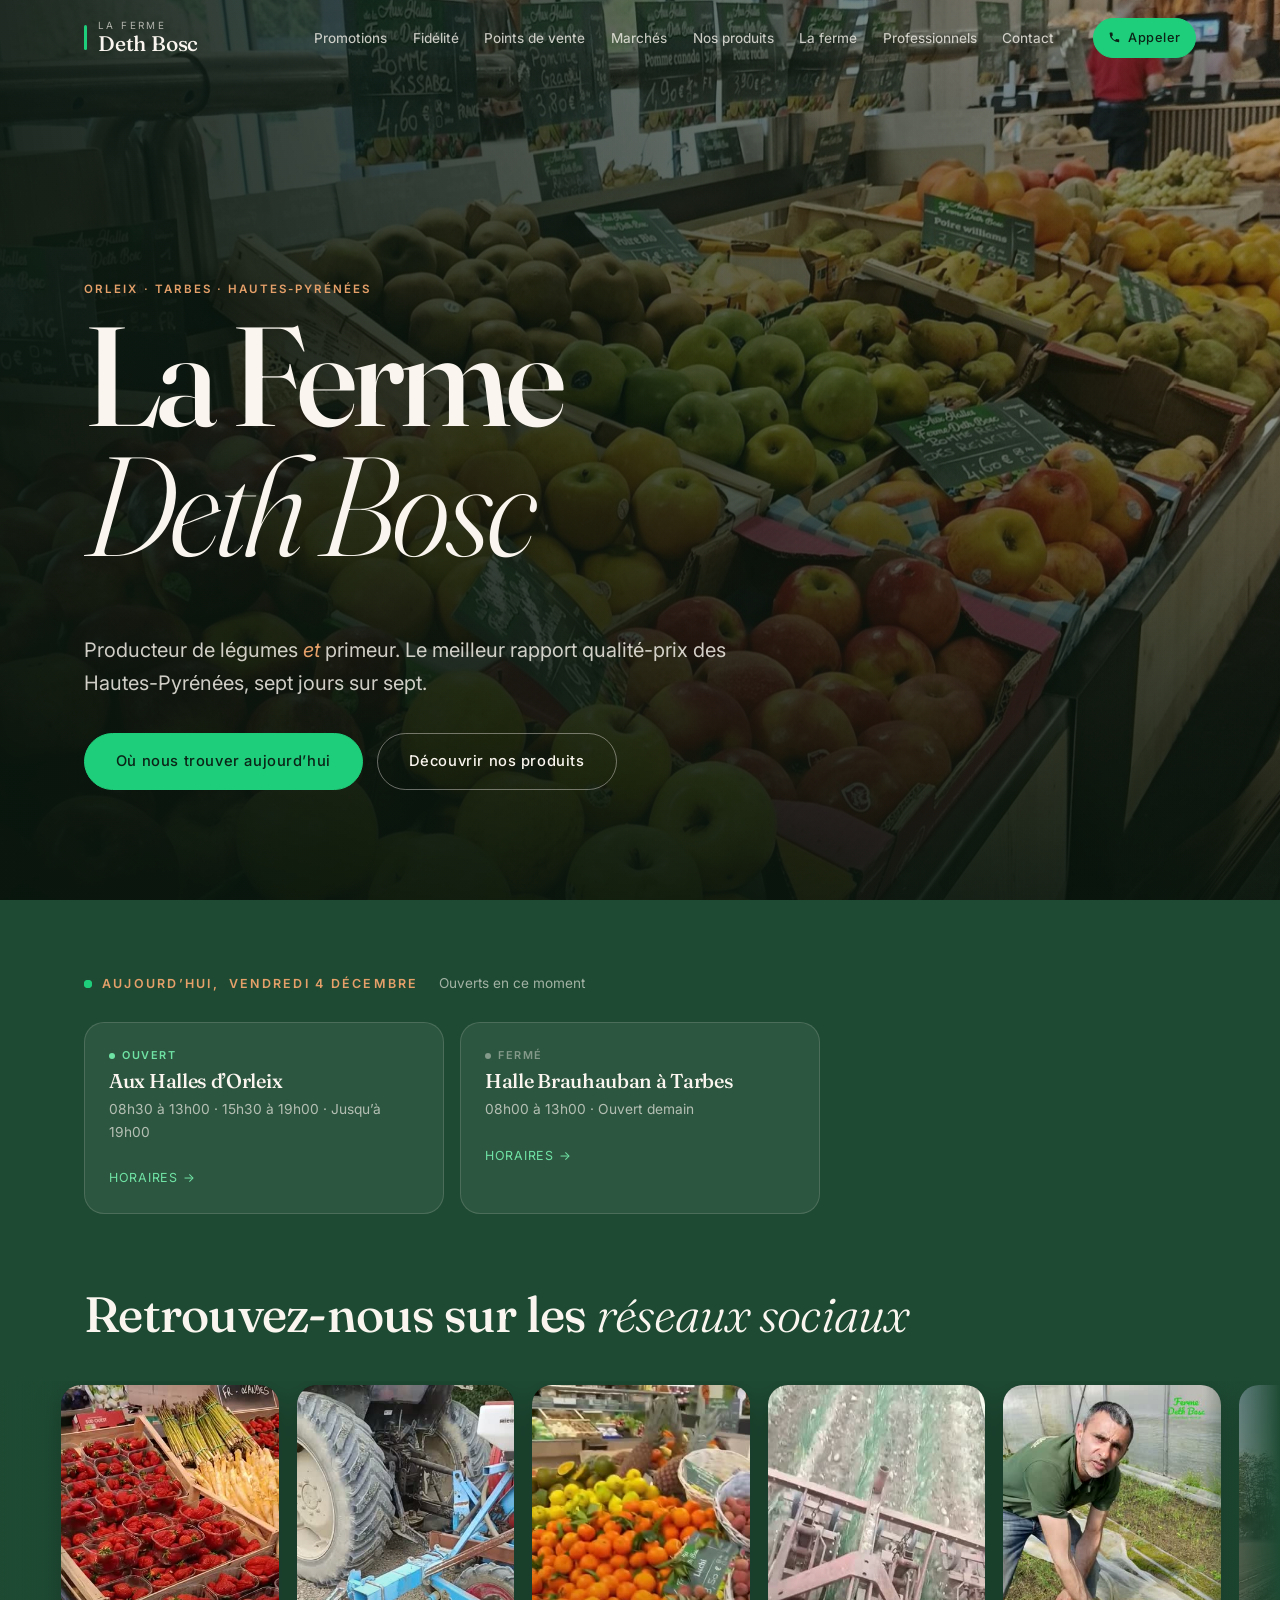
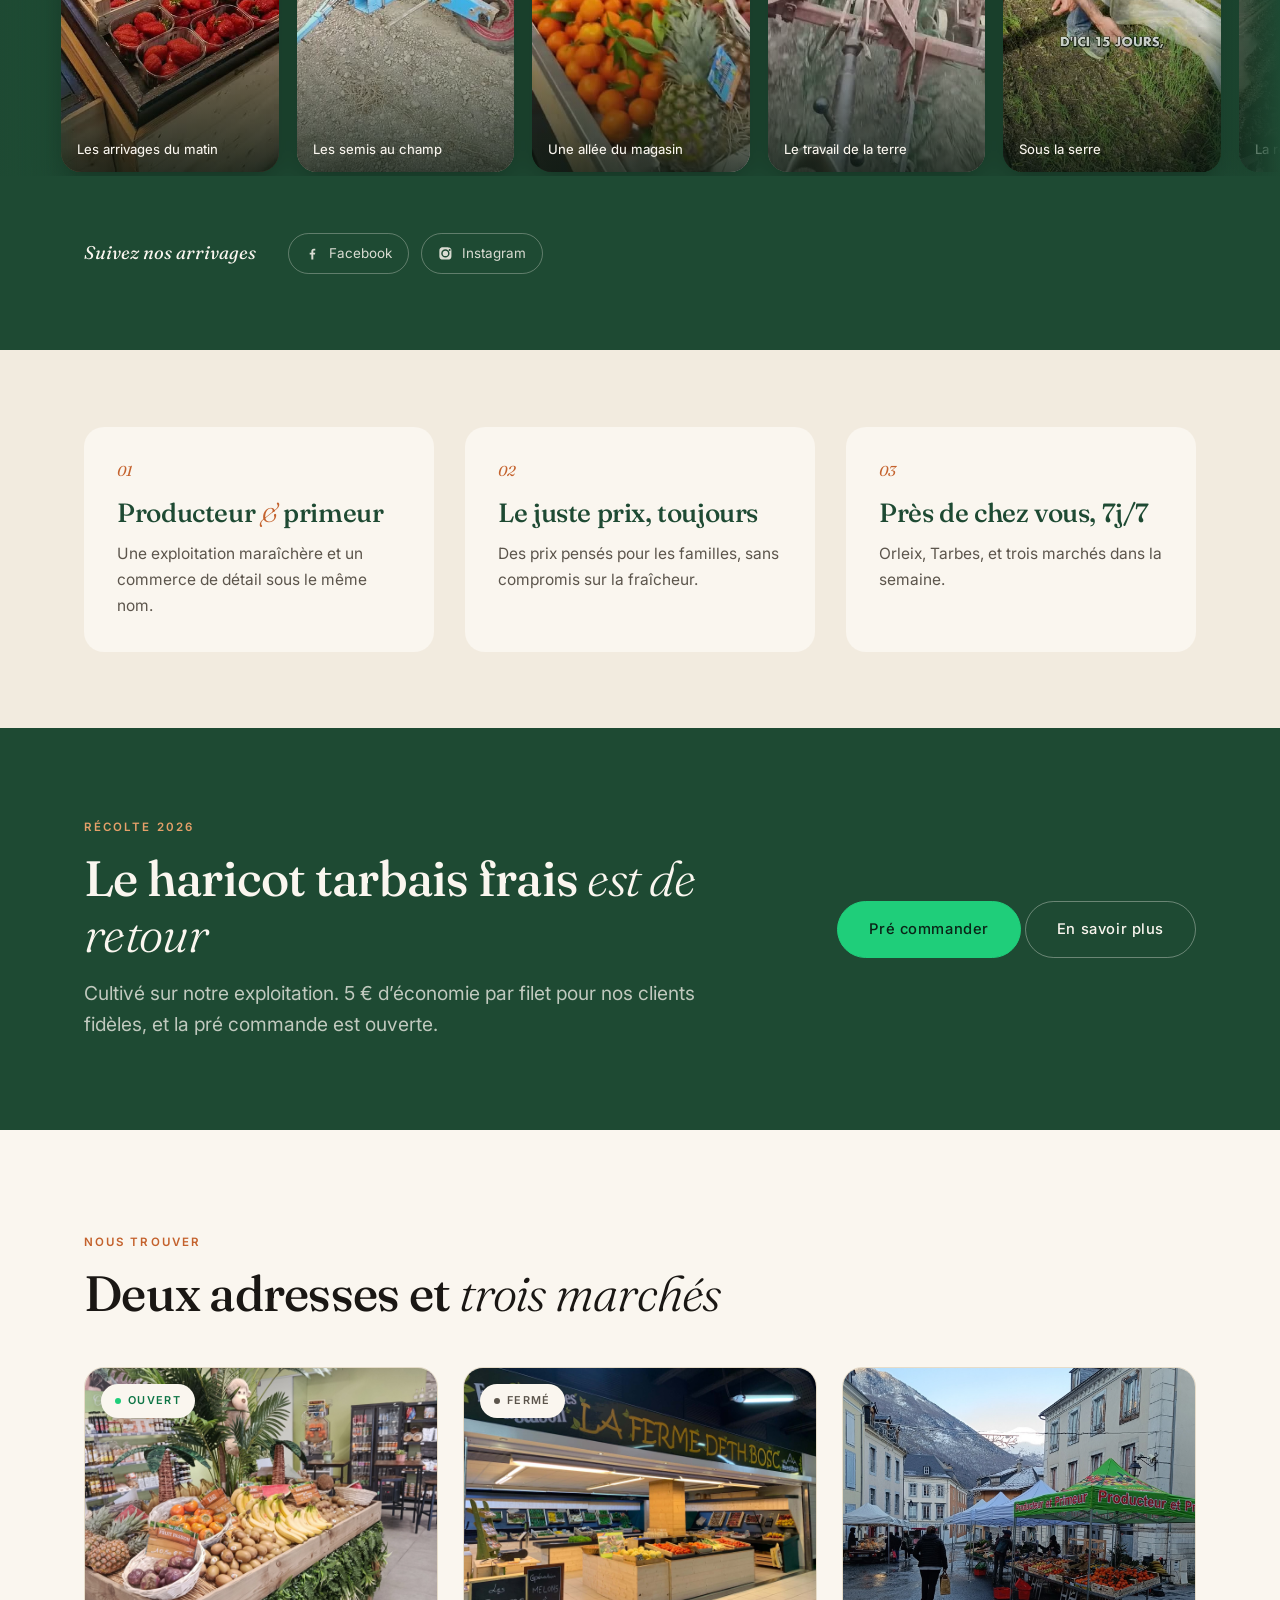
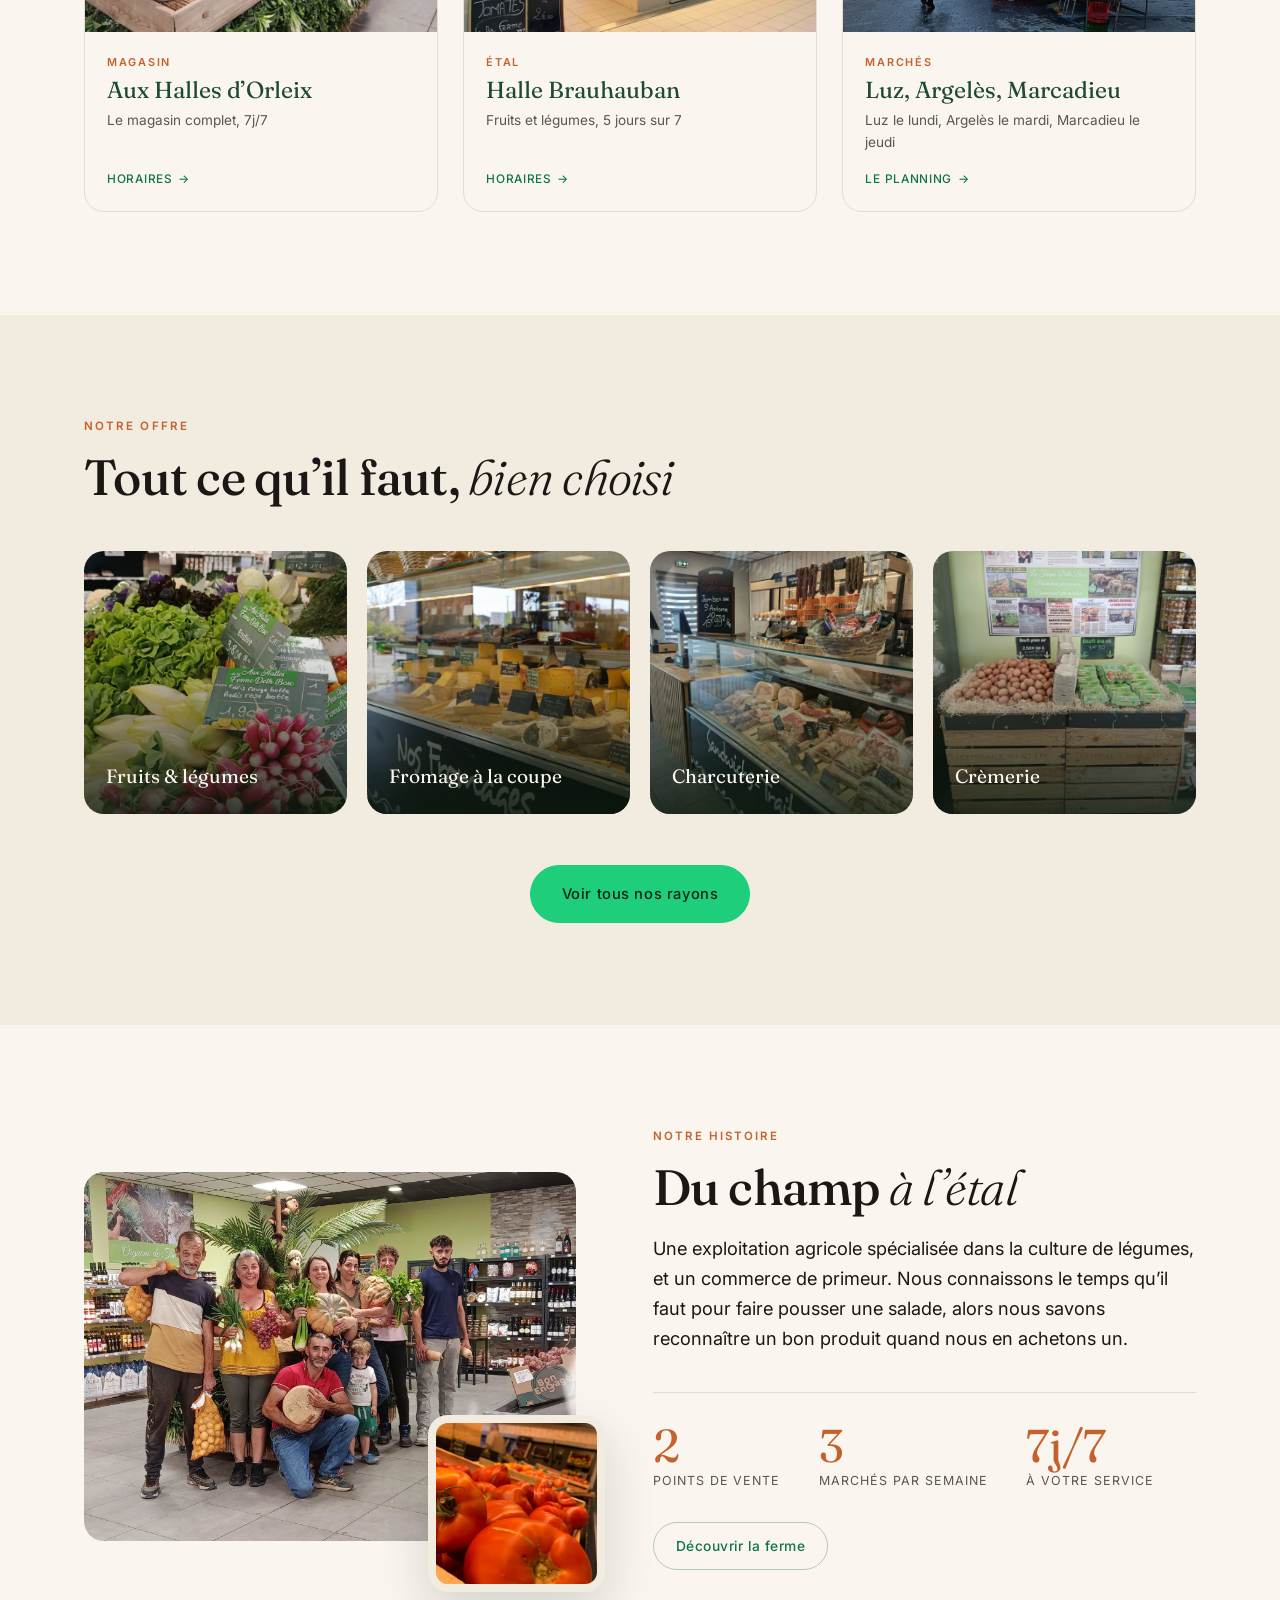
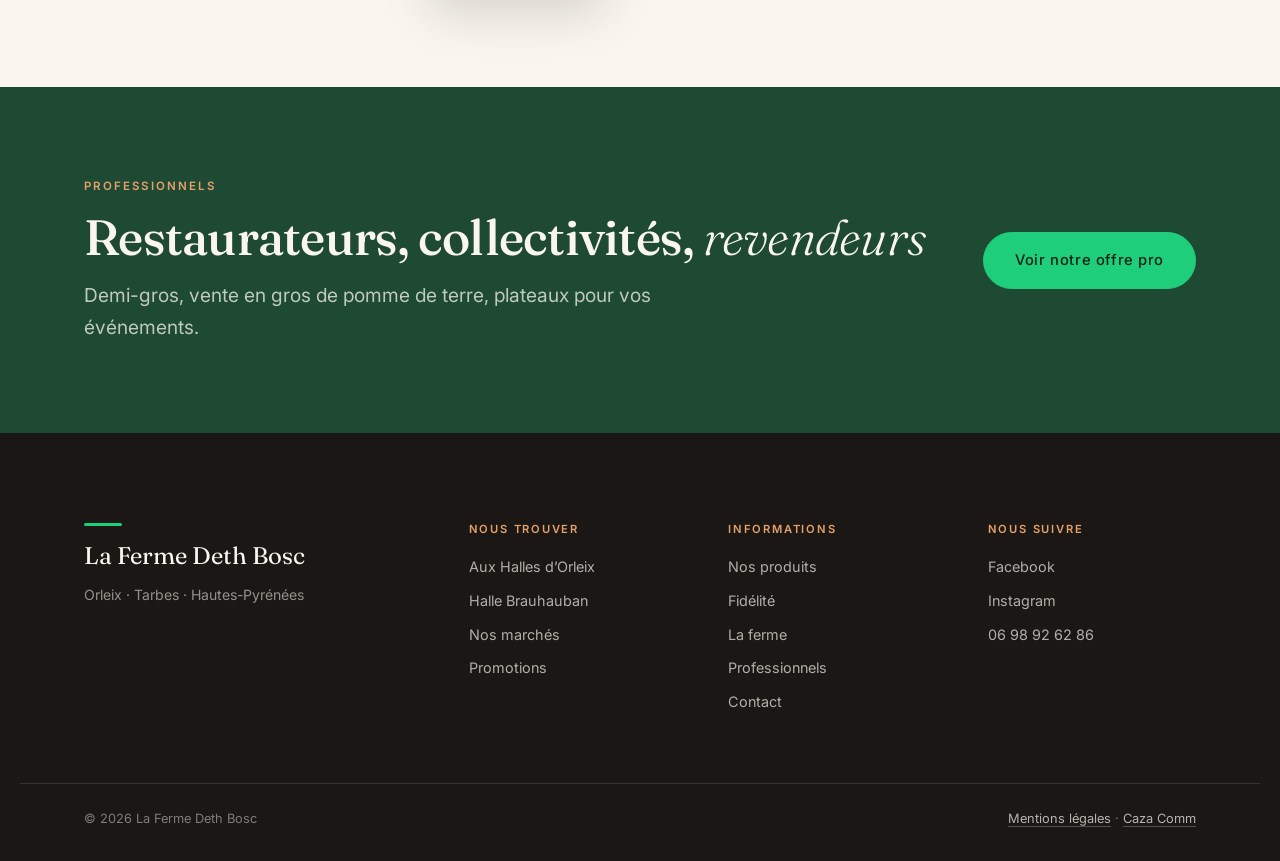
<file: index.html>
<!doctype html>
<html lang="fr">
<head>
<meta charset="utf-8">
<meta name="viewport" content="width=device-width, initial-scale=1">
<title>Primeur fruits et légumes à Orleix et Tarbes | Ferme Deth Bosc</title>
<meta name="description" content="Producteur de légumes et primeur dans les Hautes-Pyrénées. Fruits et légumes, fromages, produits frais et locaux. Magasin à Orleix ouvert 7j/7 et étal à Tarbes.">
<link rel="canonical" href="https://lafermedethbosc.fr/">
<meta name="theme-color" content="#1F3D2B">

<meta property="og:type" content="website">
<meta property="og:locale" content="fr_FR">
<meta property="og:site_name" content="La Ferme Deth Bosc">
<meta property="og:title" content="Primeur fruits et légumes à Orleix et Tarbes | Ferme Deth Bosc">
<meta property="og:description" content="Producteur de légumes et primeur dans les Hautes-Pyrénées. Fruits et légumes, fromages, produits frais et locaux. Magasin à Orleix ouvert 7j/7 et étal à Tarbes.">
<meta property="og:url" content="https://lafermedethbosc.fr/">
<meta property="og:image" content="https://lafermedethbosc.fr/assets/img/og-image.jpg">
<meta property="og:image:alt" content="L’étal de fruits et légumes de la Ferme Deth Bosc à Orleix">
<meta name="twitter:card" content="summary_large_image">

<link rel="icon" href="assets/img/favicon.svg" type="image/svg+xml">
<link rel="apple-touch-icon" href="assets/img/favicon.svg">

<link rel="preconnect" href="https://fonts.googleapis.com">
<link rel="preconnect" href="https://fonts.gstatic.com" crossorigin>
<link href="https://fonts.googleapis.com/css2?family=Fraunces:ital,opsz,wght@0,9..144,300..800;1,9..144,300..700&family=Inter:wght@300;400;500;600&display=swap" rel="stylesheet">
<link rel="stylesheet" href="assets/css/style.css">
</head>
<body>

<a class="skip-link" href="#contenu">Aller au contenu</a>

<!-- ===================================================================
     EN-TÊTE COMMUN : identique sur toutes les pages.
     Toute modification ici doit être répercutée sur chaque fichier .html
     =================================================================== -->
<header class="site-header" id="header">
  <div class="shell header-inner">
    <a class="brand" href="index.html" aria-label="La Ferme Deth Bosc, retour à l’accueil">
      <span class="brand__text">
        <span class="brand__line1">La Ferme</span>
        <span class="brand__line2">Deth Bosc</span>
      </span>
    </a>

    <nav class="nav" id="nav" aria-label="Navigation principale">
      <a href="promotions.html">Promotions</a>
      <a href="fidelite.html">Fidélité</a>
      <a href="points-de-vente.html">Points de vente</a>
      <a href="marches.html">Marchés</a>
      <a href="nos-produits.html">Nos produits</a>
      <a href="la-ferme.html">La ferme</a>
      <a href="professionnels.html">Professionnels</a>
      <a href="contact.html">Contact</a>
    </nav>

    <a class="btn btn--sm btn--solid header-cta" href="tel:+33698926286">
      <svg viewBox="0 0 24 24" aria-hidden="true" class="ico"><path d="M6.6 10.8a15.1 15.1 0 0 0 6.6 6.6l2.2-2.2a1 1 0 0 1 1-.25 11.4 11.4 0 0 0 3.6.58 1 1 0 0 1 1 1V20a1 1 0 0 1-1 1A17 17 0 0 1 3 4a1 1 0 0 1 1-1h3.5a1 1 0 0 1 1 1c0 1.25.2 2.46.57 3.6a1 1 0 0 1-.25 1z"/></svg>
      <span>Appeler</span>
    </a>

    <button class="burger" id="burger" aria-expanded="false" aria-controls="nav">
      <span class="burger__bars" aria-hidden="true"><span></span><span></span><span></span></span>
      <span class="burger__label">Menu</span>
    </button>
  </div>
</header>

<main id="contenu">

<section class="hero" id="top">

  <!-- ===== FOND DU HERO : diaporama photo / vidéo =====
       Chaque .hero__slide accepte une <img> OU une <video>.
       Pour passer une diapo en vidéo, remplacer l'<img> par :
       <video src="assets/video/ferme.mp4" poster="assets/img/hero/hero-1.jpg"
              muted loop playsinline preload="none"></video>
  -->
  <div class="hero__media" id="hero-media" aria-hidden="true">
    <figure class="hero__slide is-active">
      <img src="assets/img/hero/hero-1.jpg" alt="" width="2000" height="1125" fetchpriority="high">
    </figure>
    <figure class="hero__slide">
      <img src="assets/img/hero/hero-2.jpg" alt="" width="2000" height="1125" loading="lazy">
    </figure>
    <figure class="hero__slide">
      <img src="assets/img/hero/hero-3.jpg" alt="" width="2000" height="1125" loading="lazy">
    </figure>
    <figure class="hero__slide">
      <img src="assets/img/hero/hero-4.jpg" alt="" width="2000" height="1125" loading="lazy">
    </figure>
  </div>

  <div class="hero__veil" aria-hidden="true"></div>

  <div class="shell hero__inner">
    <p class="eyebrow reveal">Orleix · Tarbes · Hautes-Pyrénées</p>
    <h1 class="hero__title">
      <span class="line"><span>La Ferme</span></span>
      <span class="line"><span class="ital">Deth Bosc</span></span>
    </h1>
    <p class="hero__lead reveal">
      Producteur de légumes <em>et</em> primeur. Le meilleur rapport
      qualité-prix des Hautes-Pyrénées, sept jours sur sept.
    </p>
    <div class="hero__cta reveal">
      <a class="btn btn--solid btn--lg" href="#aujourdhui">Où nous trouver aujourd’hui</a>
      <a class="btn btn--ghost btn--lg" href="nos-produits.html">Découvrir nos produits</a>
    </div>
  </div>
</section>

<section class="today" id="aujourdhui" aria-labelledby="today-title">
  <div class="shell">
    <div class="today__head">
      <h2 id="today-title" class="today__title">
        <span class="pulse" aria-hidden="true"></span>
        Aujourd’hui, <span id="today-date"></span>
      </h2>
      <p class="today__sub">Ouverts en ce moment</p>
    </div>
    <div class="today__grid" id="today-grid"></div>
  </div>
</section>

<!-- ============ RÉSEAUX SOCIAUX ============ -->
<section class="section section--social" id="reseaux">
  <div class="shell">
    <header class="sec-head sec-head--light reveal">
      <h2 class="sec-title">Retrouvez-nous sur les <span class="ital">réseaux sociaux</span></h2>
    </header>
  </div>

  <!-- Le bandeau défile tout seul, lentement. On peut aussi le faire
       glisser au doigt ou à la molette : voir assets/js/reels.js -->
  <div class="reels" id="reels" role="region" aria-label="Nos vidéos sur les réseaux sociaux" tabindex="0">
    <div class="reels__track">
      <article class="reel">
        <video src="assets/video/reel-1.mp4" poster="assets/img/reels/reel-1.jpg"
               muted loop playsinline preload="none"
               width="540" height="960" disablepictureinpicture
               aria-label="Les arrivages du matin"></video>
        <span class="reel__cap">Les arrivages du matin</span>
      </article>
      <article class="reel">
        <video src="assets/video/reel-2.mp4" poster="assets/img/reels/reel-2.jpg"
               muted loop playsinline preload="none"
               width="540" height="960" disablepictureinpicture
               aria-label="Les semis au champ"></video>
        <span class="reel__cap">Les semis au champ</span>
      </article>
      <article class="reel">
        <video src="assets/video/reel-3.mp4" poster="assets/img/reels/reel-3.jpg"
               muted loop playsinline preload="none"
               width="540" height="960" disablepictureinpicture
               aria-label="Une allée du magasin"></video>
        <span class="reel__cap">Une allée du magasin</span>
      </article>
      <article class="reel">
        <video src="assets/video/reel-4.mp4" poster="assets/img/reels/reel-4.jpg"
               muted loop playsinline preload="none"
               width="540" height="960" disablepictureinpicture
               aria-label="Le travail de la terre"></video>
        <span class="reel__cap">Le travail de la terre</span>
      </article>
      <article class="reel">
        <video src="assets/video/reel-5.mp4" poster="assets/img/reels/reel-5.jpg"
               muted loop playsinline preload="none"
               width="540" height="960" disablepictureinpicture
               aria-label="Sous la serre"></video>
        <span class="reel__cap">Sous la serre</span>
      </article>
      <article class="reel">
        <video src="assets/video/reel-6.mp4" poster="assets/img/reels/reel-6.jpg"
               muted loop playsinline preload="none"
               width="540" height="960" disablepictureinpicture
               aria-label="La récolte"></video>
        <span class="reel__cap">La récolte</span>
      </article>
      <article class="reel">
        <video src="assets/video/reel-7.mp4" poster="assets/img/reels/reel-7.jpg"
               muted loop playsinline preload="none"
               width="540" height="960" disablepictureinpicture
               aria-label="Ce qu’en disent nos clients"></video>
        <span class="reel__cap">Ce qu’en disent nos clients</span>
      </article>
      <article class="reel">
        <video src="assets/video/reel-8.mp4" poster="assets/img/reels/reel-8.jpg"
               muted loop playsinline preload="none"
               width="540" height="960" disablepictureinpicture
               aria-label="Au comptoir"></video>
        <span class="reel__cap">Au comptoir</span>
      </article>
    </div>
  </div>

  <div class="shell socials socials--light reveal">
    <p class="socials__label">Suivez nos arrivages</p>
    <div class="socials__links">
      <a class="social" href="https://www.facebook.com/laFermeDethBosc/" target="_blank" rel="noopener">
        <svg viewBox="0 0 24 24" aria-hidden="true"><path d="M13.5 22v-8h2.7l.4-3.1h-3.1V8.9c0-.9.25-1.5 1.55-1.5h1.65V4.6A22 22 0 0 0 14.3 4.5c-2.4 0-4 1.45-4 4.1v2.3H7.6V14h2.7v8z"/></svg>
        <span>Facebook</span>
      </a>
      <a class="social" href="https://www.instagram.com/lafermedethbosc/" target="_blank" rel="noopener">
        <svg viewBox="0 0 24 24" aria-hidden="true"><path d="M12 2.2c3.2 0 3.58.01 4.85.07 1.17.05 1.8.25 2.23.41.56.22.96.48 1.38.9s.68.82.9 1.38c.16.42.36 1.06.41 2.23.06 1.27.07 1.65.07 4.85s-.01 3.58-.07 4.85c-.05 1.17-.25 1.8-.41 2.23-.22.56-.48.96-.9 1.38s-.82.68-1.38.9c-.42.16-1.06.36-2.23.41-1.27.06-1.65.07-4.85.07s-3.58-.01-4.85-.07c-1.17-.05-1.8-.25-2.23-.41-.56-.22-.96-.48-1.38-.9s-.68-.82-.9-1.38c-.16-.42-.36-1.06-.41-2.23C2.21 15.58 2.2 15.2 2.2 12s.01-3.58.07-4.85c.05-1.17.25-1.8.41-2.23.22-.56.48-.96.9-1.38s.82-.68 1.38-.9c.42-.16 1.06-.36 2.23-.41C8.42 2.21 8.8 2.2 12 2.2m0 3.05A6.75 6.75 0 1 0 18.75 12 6.75 6.75 0 0 0 12 5.25m0 11.13A4.38 4.38 0 1 1 16.38 12 4.38 4.38 0 0 1 12 16.38m6.97-11.4a1.58 1.58 0 1 0 1.58 1.57 1.58 1.58 0 0 0-1.58-1.57"/></svg>
        <span>Instagram</span>
      </a>
    </div>
  </div>
</section>

<section class="pillars" aria-label="Nos engagements">
  <div class="shell pillars__grid">
    <article class="pillar reveal">
      <span class="pillar__num">01</span>
      <h3>Producteur <span class="amp">&amp;</span> primeur</h3>
      <p>Une exploitation maraîchère et un commerce de détail sous le même nom.</p>
    </article>
    <article class="pillar reveal">
      <span class="pillar__num">02</span>
      <h3>Le juste prix, toujours</h3>
      <p>Des prix pensés pour les familles, sans compromis sur la fraîcheur.</p>
    </article>
    <article class="pillar reveal">
      <span class="pillar__num">03</span>
      <h3>Près de chez vous, 7j/7</h3>
      <p>Orleix, Tarbes, et trois marchés dans la semaine.</p>
    </article>
  </div>
</section>

<section class="band">
  <div class="shell band__inner">
    <div class="reveal">
      <p class="eyebrow">Récolte 2026</p>
      <h2 class="sec-title">Le haricot tarbais frais <span class="ital">est de retour</span></h2>
      <p class="sec-lead">Cultivé sur notre exploitation. 5&nbsp;€ d’économie par filet pour nos clients fidèles, et la pré commande est ouverte.</p>
    </div>
    <div class="band__cta reveal">
      <a class="btn btn--solid btn--lg" href="https://docs.google.com/forms/d/e/1FAIpQLSfM1BtjwqYBG5iEM-ICqx-jJMo7pXczHaVEI_CL9wbW2cT_Kw/viewform" target="_blank" rel="noopener">Pré commander</a>
      <a class="btn btn--ghost btn--lg" href="promotions.html">En savoir plus</a>
    </div>
  </div>
</section>

<section class="section">
  <div class="shell">
    <header class="sec-head reveal">
      <p class="eyebrow">Nous trouver</p>
      <h2 class="sec-title">Deux adresses et <span class="ital">trois marchés</span></h2>
    </header>

    <div class="places">
      <a class="place reveal" href="points-de-vente.html#orleix">
        <span class="place__media">
          <img src="assets/img/points-de-vente/orleix-2.jpg" alt="L’intérieur du magasin d’Orleix après rénovation" loading="lazy" width="1600" height="1200">
          <span class="shop__badge" data-open-badge="orleix"></span>
        </span>
        <span class="place__body">
          <span class="place__kicker">Magasin</span>
          <span class="place__name">Aux Halles d’Orleix</span>
          <span class="place__meta">Le magasin complet, 7j/7</span>
          <span class="place__more">Horaires</span>
        </span>
      </a>

      <a class="place reveal" href="points-de-vente.html#brauhauban">
        <span class="place__media">
          <img src="assets/img/points-de-vente/brauhauban-1.jpg" alt="Notre étal sous la halle Brauhauban, avec l’enseigne La Ferme Deth Bosc" loading="lazy" width="1600" height="1200">
          <span class="shop__badge" data-open-badge="brauhauban"></span>
        </span>
        <span class="place__body">
          <span class="place__kicker">Étal</span>
          <span class="place__name">Halle Brauhauban</span>
          <span class="place__meta">Fruits et légumes, 5 jours sur 7</span>
          <span class="place__more">Horaires</span>
        </span>
      </a>

      <a class="place reveal" href="marches.html">
        <span class="place__media">
          <img src="assets/img/marches/marche-1.jpg" alt="Notre étal au marché de Luz-Saint-Sauveur, en hiver" loading="lazy" width="1200" height="900">
        </span>
        <span class="place__body">
          <span class="place__kicker">Marchés</span>
          <span class="place__name">Luz, Argelès, Marcadieu</span>
          <span class="place__meta">Luz le lundi, Argelès le mardi, Marcadieu le jeudi</span>
          <span class="place__more">Le planning</span>
        </span>
      </a>
    </div>
  </div>
</section>

<section class="section section--markets">
  <div class="shell">
    <header class="sec-head reveal">
      <p class="eyebrow">Notre offre</p>
      <h2 class="sec-title">Tout ce qu’il faut, <span class="ital">bien choisi</span></h2>
    </header>

    <div class="teasers">
      <a class="teaser reveal" href="nos-produits.html#fruits-legumes">
        <img src="assets/img/rayons/fruits-legumes.jpg" alt="" loading="lazy" width="2000" height="1400">
        <span>Fruits &amp; légumes</span>
      </a>
      <a class="teaser reveal" href="nos-produits.html#fromage">
        <img src="assets/img/rayons/fromage.jpg" alt="" loading="lazy" width="1360" height="1360">
        <span>Fromage à la coupe</span>
      </a>
      <a class="teaser reveal" href="nos-produits.html#charcuterie">
        <img src="assets/img/rayons/charcuterie.jpg" alt="" loading="lazy" width="1000" height="1000">
        <span>Charcuterie</span>
      </a>
      <a class="teaser reveal" href="nos-produits.html#cremerie">
        <img src="assets/img/rayons/cremerie.jpg" alt="" loading="lazy" width="900" height="900">
        <span>Crèmerie</span>
      </a>
    </div>

    <div class="sec-foot reveal">
      <a class="btn btn--solid btn--lg" href="nos-produits.html">Voir tous nos rayons</a>
    </div>
  </div>
</section>

<section class="section">
  <div class="shell ferme__grid">
    <div class="ferme__media reveal">
      <img src="assets/img/ferme/equipe.jpg" alt="L’équipe de la Ferme Deth Bosc dans le magasin d’Orleix" loading="lazy" width="1600" height="1200">
      <figure class="ferme__inset">
        <img src="assets/img/ferme/detail.jpg" alt="Courgettes tout juste récoltées" loading="lazy" width="900" height="900">
      </figure>
    </div>
    <div class="ferme__txt">
      <p class="eyebrow reveal">Notre histoire</p>
      <h2 class="sec-title reveal">Du champ <span class="ital">à l’étal</span></h2>
      <div class="prose reveal">
        <p>Une exploitation agricole spécialisée dans la culture de légumes, et un commerce de primeur. Nous connaissons le temps qu’il faut pour faire pousser une salade, alors nous savons reconnaître un bon produit quand nous en achetons un.</p>
      </div>
      <div class="stats reveal">
        <div class="stat"><span class="stat__n">2</span><span class="stat__l">points de vente</span></div>
        <div class="stat"><span class="stat__n">3</span><span class="stat__l">marchés par semaine</span></div>
        <div class="stat"><span class="stat__n">7j/7</span><span class="stat__l">à votre service</span></div>
      </div>
      <p class="reveal" style="margin-top:2em">
        <a class="btn btn--ghost" href="la-ferme.html">Découvrir la ferme</a>
      </p>
    </div>
  </div>
</section>

<section class="band">
  <div class="shell band__inner">
    <div class="reveal">
      <p class="eyebrow">Professionnels</p>
      <h2 class="sec-title">Restaurateurs, collectivités, <span class="ital">revendeurs</span></h2>
      <p class="sec-lead">Demi-gros, vente en gros de pomme de terre, plateaux pour vos événements.</p>
    </div>
    <div class="band__cta reveal">
      <a class="btn btn--solid btn--lg" href="professionnels.html">Voir notre offre pro</a>
    </div>
  </div>
</section>

</main>

<script type="application/ld+json">
{
  "@context": "https://schema.org",
  "@graph": [
    {
      "@type": "GroceryStore",
      "@id": "https://lafermedethbosc.fr/#orleix",
      "name": "Aux Halles de la Ferme Deth Bosc",
      "alternateName": "La Ferme Deth Bosc",
      "description": "Magasin de producteur et primeur à Orleix. Fruits et légumes de saison, fromage à la coupe, charcuterie, crèmerie, vin, pain et épicerie. Ouvert sept jours sur sept.",
      "url": "https://lafermedethbosc.fr/",
      "image": [
        "https://lafermedethbosc.fr/assets/img/points-de-vente/orleix-1.jpg",
        "https://lafermedethbosc.fr/assets/img/hero/hero-1.jpg",
        "https://lafermedethbosc.fr/assets/img/rayons/fruits-legumes.jpg"
      ],
      "telephone": "+33698926286",
      "email": "lafermedethbosc@gmail.com",
      "address": {
        "@type": "PostalAddress",
        "streetAddress": "6 ter route de Rabastens",
        "postalCode": "65800",
        "addressLocality": "Orleix",
        "addressRegion": "Hautes-Pyrénées",
        "addressCountry": "FR"
      },
      "hasMap": "https://www.google.com/maps/search/?api=1&query=6+ter+route+de+Rabastens+65800+Orleix",
      "openingHoursSpecification": [
        {
          "@type": "OpeningHoursSpecification",
          "dayOfWeek": "Monday",
          "opens": "15:30",
          "closes": "19:00"
        },
        {
          "@type": "OpeningHoursSpecification",
          "dayOfWeek": [
            "Tuesday",
            "Wednesday",
            "Thursday",
            "Friday"
          ],
          "opens": "08:30",
          "closes": "13:00"
        },
        {
          "@type": "OpeningHoursSpecification",
          "dayOfWeek": [
            "Tuesday",
            "Wednesday",
            "Thursday",
            "Friday"
          ],
          "opens": "15:30",
          "closes": "19:00"
        },
        {
          "@type": "OpeningHoursSpecification",
          "dayOfWeek": "Saturday",
          "opens": "08:30",
          "closes": "13:00"
        },
        {
          "@type": "OpeningHoursSpecification",
          "dayOfWeek": "Saturday",
          "opens": "15:00",
          "closes": "19:00"
        },
        {
          "@type": "OpeningHoursSpecification",
          "dayOfWeek": "Sunday",
          "opens": "09:00",
          "closes": "13:00"
        }
      ],
      "priceRange": "€",
      "currenciesAccepted": "EUR",
      "areaServed": [
        {
          "@type": "City",
          "name": "Orleix"
        },
        {
          "@type": "City",
          "name": "Tarbes"
        },
        {
          "@type": "City",
          "name": "Aureilhan"
        },
        {
          "@type": "City",
          "name": "Bordères-sur-l'Échez"
        },
        {
          "@type": "City",
          "name": "Séméac"
        },
        {
          "@type": "City",
          "name": "Soues"
        },
        {
          "@type": "City",
          "name": "Luz-Saint-Sauveur"
        },
        {
          "@type": "City",
          "name": "Argelès-Gazost"
        },
        {
          "@type": "AdministrativeArea",
          "name": "Hautes-Pyrénées"
        }
      ],
      "sameAs": [
        "https://www.facebook.com/laFermeDethBosc/",
        "https://www.instagram.com/lafermedethbosc/"
      ],
      "hasOfferCatalog": {
        "@type": "OfferCatalog",
        "name": "Nos rayons",
        "itemListElement": [
          {
            "@type": "OfferCatalog",
            "name": "Fruits et légumes de saison"
          },
          {
            "@type": "OfferCatalog",
            "name": "Fromage à la coupe"
          },
          {
            "@type": "OfferCatalog",
            "name": "Charcuterie"
          },
          {
            "@type": "OfferCatalog",
            "name": "Crèmerie et œufs plein air"
          },
          {
            "@type": "OfferCatalog",
            "name": "Vin"
          },
          {
            "@type": "OfferCatalog",
            "name": "Pain et viennoiserie"
          },
          {
            "@type": "OfferCatalog",
            "name": "Épicerie"
          }
        ]
      },
      "makesOffer": {
        "@type": "Offer",
        "name": "Demi-gros fruits et légumes pour les professionnels",
        "url": "https://lafermedethbosc.fr/professionnels.html"
      }
    },
    {
      "@type": "GroceryStore",
      "@id": "https://lafermedethbosc.fr/#brauhauban",
      "name": "La Ferme Deth Bosc, halle Brauhauban",
      "description": "Étal de fruits et légumes de saison sous la halle Brauhauban, au centre de Tarbes.",
      "url": "https://lafermedethbosc.fr/points-de-vente.html#brauhauban",
      "image": [
        "https://lafermedethbosc.fr/assets/img/points-de-vente/brauhauban-1.jpg"
      ],
      "telephone": "+33698926286",
      "parentOrganization": {
        "@id": "https://lafermedethbosc.fr/#orleix"
      },
      "address": {
        "@type": "PostalAddress",
        "streetAddress": "Halle Brauhauban",
        "postalCode": "65000",
        "addressLocality": "Tarbes",
        "addressRegion": "Hautes-Pyrénées",
        "addressCountry": "FR"
      },
      "hasMap": "https://www.google.com/maps/search/?api=1&query=Halles+Brauhauban+Tarbes",
      "openingHoursSpecification": [
        {
          "@type": "OpeningHoursSpecification",
          "dayOfWeek": [
            "Tuesday",
            "Wednesday",
            "Friday",
            "Saturday",
            "Sunday"
          ],
          "opens": "08:00",
          "closes": "13:00"
        }
      ],
      "priceRange": "€",
      "areaServed": [
        {
          "@type": "City",
          "name": "Tarbes"
        }
      ],
      "sameAs": [
        "https://www.facebook.com/laFermeDethBosc/",
        "https://www.instagram.com/lafermedethbosc/"
      ]
    },
    {
      "@type": "WebSite",
      "@id": "https://lafermedethbosc.fr/#site",
      "url": "https://lafermedethbosc.fr/",
      "name": "La Ferme Deth Bosc",
      "inLanguage": "fr-FR",
      "publisher": {
        "@id": "https://lafermedethbosc.fr/#orleix"
      }
    }
  ]
}
</script>

<!-- ===================================================================
     PIED DE PAGE COMMUN : identique sur toutes les pages.
     =================================================================== -->
<footer class="site-footer">
  <div class="shell footer__grid">
    <div class="footer__brand">
      <p class="footer__name">La Ferme Deth Bosc</p>
      <p class="footer__tag">Orleix · Tarbes · Hautes-Pyrénées</p>
    </div>
    <nav class="footer__col" aria-label="Nous trouver">
      <h3>Nous trouver</h3>
      <a href="points-de-vente.html">Aux Halles d’Orleix</a>
      <a href="points-de-vente.html#brauhauban">Halle Brauhauban</a>
      <a href="marches.html">Nos marchés</a>
      <a href="promotions.html">Promotions</a>
    </nav>
    <nav class="footer__col" aria-label="Informations">
      <h3>Informations</h3>
      <a href="nos-produits.html">Nos produits</a>
      <a href="fidelite.html">Fidélité</a>
      <a href="la-ferme.html">La ferme</a>
      <a href="professionnels.html">Professionnels</a>
      <a href="contact.html">Contact</a>
    </nav>
    <div class="footer__col">
      <h3>Nous suivre</h3>
      <a href="https://www.facebook.com/laFermeDethBosc/" target="_blank" rel="noopener">Facebook</a>
      <a href="https://www.instagram.com/lafermedethbosc/" target="_blank" rel="noopener">Instagram</a>
      <a href="tel:+33698926286">06 98 92 62 86</a>
    </div>
  </div>
  <div class="shell footer__bottom">
    <p>© <span id="year">2026</span> La Ferme Deth Bosc</p>
    <p><a href="mentions-legales.html">Mentions légales</a> · <a href="https://cazacomm.fr" target="_blank" rel="noopener">Caza Comm</a></p>
  </div>
</footer>

<script src="assets/js/main.js" defer></script>
<script src="assets/js/hero-media.js" defer></script>
<script src="assets/js/reels.js" defer></script>
</body>
</html>
</file>
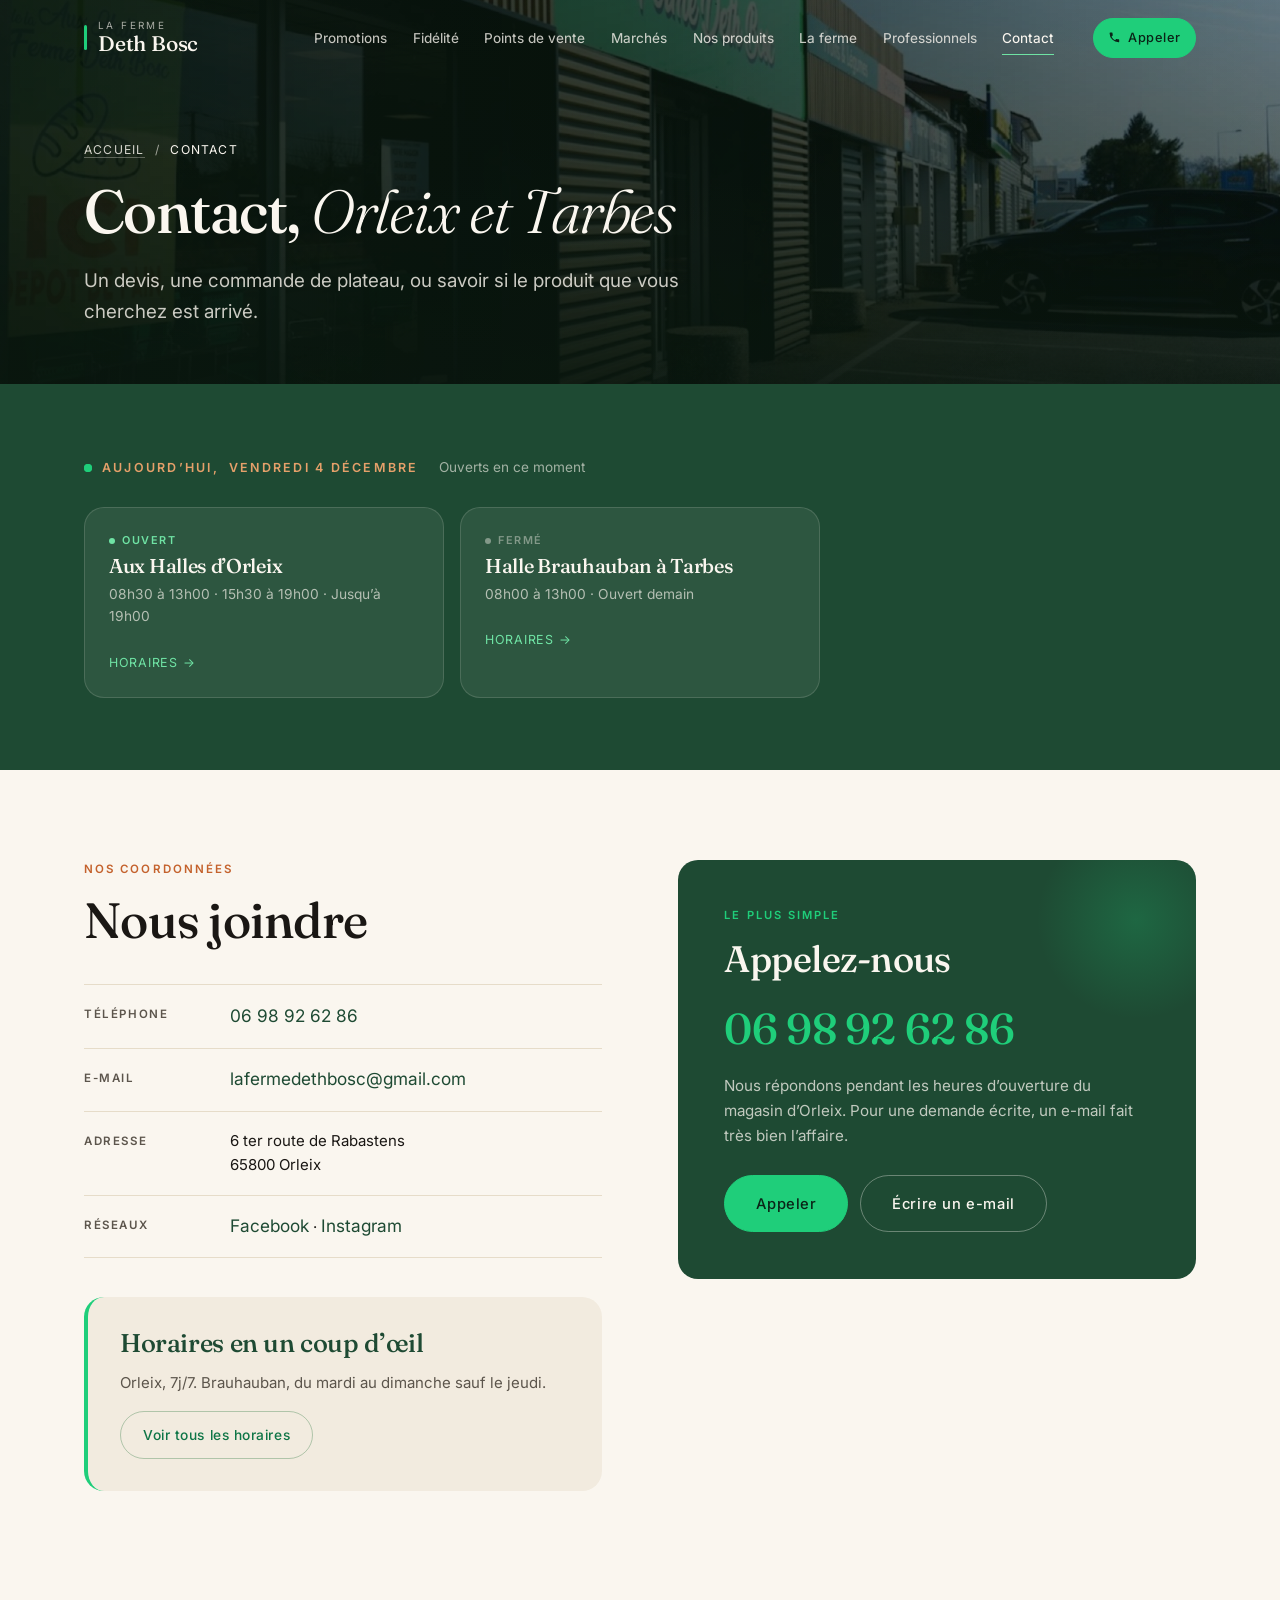
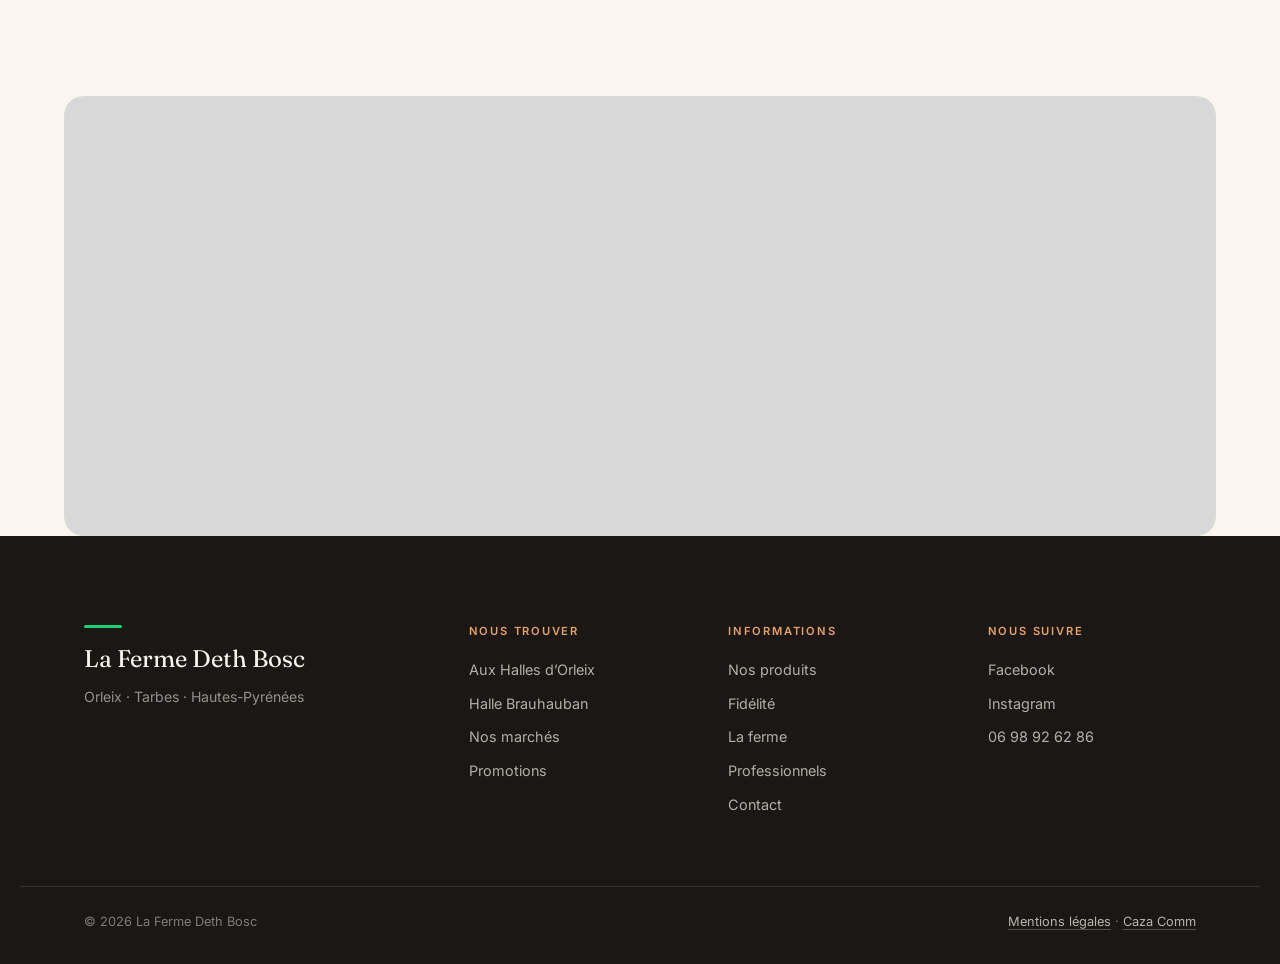
<file: contact.html>
<!doctype html>
<html lang="fr">
<head>
<meta charset="utf-8">
<meta name="viewport" content="width=device-width, initial-scale=1">
<title>Contact et horaires, Orleix et Tarbes | Ferme Deth Bosc</title>
<meta name="description" content="Appelez la Ferme Deth Bosc au 06 98 92 62 86. Adresse du magasin d'Orleix, horaires du jour, itinéraire et coordonnées pour vos commandes et devis.">
<link rel="canonical" href="https://lafermedethbosc.fr/contact.html">
<meta name="theme-color" content="#1F3D2B">

<meta property="og:type" content="website">
<meta property="og:locale" content="fr_FR">
<meta property="og:site_name" content="La Ferme Deth Bosc">
<meta property="og:title" content="Contact et horaires, Orleix et Tarbes | Ferme Deth Bosc">
<meta property="og:description" content="Appelez la Ferme Deth Bosc au 06 98 92 62 86. Adresse du magasin d'Orleix, horaires du jour, itinéraire et coordonnées pour vos commandes et devis.">
<meta property="og:url" content="https://lafermedethbosc.fr/contact.html">
<meta property="og:image" content="https://lafermedethbosc.fr/assets/img/og-image.jpg">
<meta property="og:image:alt" content="L’étal de fruits et légumes de la Ferme Deth Bosc à Orleix">
<meta name="twitter:card" content="summary_large_image">

<link rel="icon" href="assets/img/favicon.svg" type="image/svg+xml">
<link rel="apple-touch-icon" href="assets/img/favicon.svg">

<link rel="preconnect" href="https://fonts.googleapis.com">
<link rel="preconnect" href="https://fonts.gstatic.com" crossorigin>
<link href="https://fonts.googleapis.com/css2?family=Fraunces:ital,opsz,wght@0,9..144,300..800;1,9..144,300..700&family=Inter:wght@300;400;500;600&display=swap" rel="stylesheet">
<link rel="stylesheet" href="assets/css/style.css">
</head>
<body class="page">

<a class="skip-link" href="#contenu">Aller au contenu</a>

<!-- ===================================================================
     EN-TÊTE COMMUN : identique sur toutes les pages.
     Toute modification ici doit être répercutée sur chaque fichier .html
     =================================================================== -->
<header class="site-header" id="header">
  <div class="shell header-inner">
    <a class="brand" href="index.html" aria-label="La Ferme Deth Bosc, retour à l’accueil">
      <span class="brand__text">
        <span class="brand__line1">La Ferme</span>
        <span class="brand__line2">Deth Bosc</span>
      </span>
    </a>

    <nav class="nav" id="nav" aria-label="Navigation principale">
      <a href="promotions.html">Promotions</a>
      <a href="fidelite.html">Fidélité</a>
      <a href="points-de-vente.html">Points de vente</a>
      <a href="marches.html">Marchés</a>
      <a href="nos-produits.html">Nos produits</a>
      <a href="la-ferme.html">La ferme</a>
      <a href="professionnels.html">Professionnels</a>
      <a href="contact.html" class="is-active" aria-current="page">Contact</a>
    </nav>

    <a class="btn btn--sm btn--solid header-cta" href="tel:+33698926286">
      <svg viewBox="0 0 24 24" aria-hidden="true" class="ico"><path d="M6.6 10.8a15.1 15.1 0 0 0 6.6 6.6l2.2-2.2a1 1 0 0 1 1-.25 11.4 11.4 0 0 0 3.6.58 1 1 0 0 1 1 1V20a1 1 0 0 1-1 1A17 17 0 0 1 3 4a1 1 0 0 1 1-1h3.5a1 1 0 0 1 1 1c0 1.25.2 2.46.57 3.6a1 1 0 0 1-.25 1z"/></svg>
      <span>Appeler</span>
    </a>

    <button class="burger" id="burger" aria-expanded="false" aria-controls="nav">
      <span class="burger__bars" aria-hidden="true"><span></span><span></span><span></span></span>
      <span class="burger__label">Menu</span>
    </button>
  </div>
</header>
<main id="contenu">
<header class="page-hero">
  <div class="page-hero__media" aria-hidden="true">
    <img src="assets/img/hero/ban-contact.jpg" alt="" fetchpriority="high">
  </div>
  <div class="page-hero__veil" aria-hidden="true"></div>
  <div class="shell page-hero__inner">
    <nav class="crumb" aria-label="Fil d’Ariane">
      <a href="index.html">Accueil</a>
      <span aria-hidden="true">/</span>
      <span aria-current="page">Contact</span>
    </nav>
    <h1 class="page-hero__title">Contact, <span class="ital">Orleix et Tarbes</span></h1>
    <p class="page-hero__lead">Un devis, une commande de plateau, ou savoir si le produit que vous cherchez est arrivé.</p>
  </div>
</header>

<section class="today" id="aujourdhui" aria-labelledby="today-title">
  <div class="shell">
    <div class="today__head">
      <h2 id="today-title" class="today__title">
        <span class="pulse" aria-hidden="true"></span>
        Aujourd’hui, <span id="today-date"></span>
      </h2>
      <p class="today__sub">Ouverts en ce moment</p>
    </div>
    <div class="today__grid" id="today-grid"></div>
  </div>
</section>

<section class="section">
  <div class="shell contact__grid">
    <div class="contact__txt">
      <p class="eyebrow reveal">Nos coordonnées</p>
      <h2 class="sec-title reveal">Nous joindre</h2>
      <ul class="contact__list reveal">
        <li>
          <span class="contact__lab">Téléphone</span>
          <a href="tel:+33698926286">06 98 92 62 86</a>
        </li>
        <li>
          <span class="contact__lab">E-mail</span>
          <a href="mailto:lafermedethbosc@gmail.com">lafermedethbosc@gmail.com</a>
        </li>
        <li>
          <span class="contact__lab">Adresse</span>
          <span>6 ter route de Rabastens<br>65800 Orleix</span>
        </li>
        <li>
          <span class="contact__lab">Réseaux</span>
          <span><a href="https://www.facebook.com/laFermeDethBosc/" target="_blank" rel="noopener">Facebook</a> · <a href="https://www.instagram.com/lafermedethbosc/" target="_blank" rel="noopener">Instagram</a></span>
        </li>
      </ul>

      <div class="notice reveal" style="margin-top:2.6em">
        <h3>Horaires en un coup d’œil</h3>
        <p>Orleix, 7j/7. Brauhauban, du mardi au dimanche sauf le jeudi.</p>
        <p><a class="btn btn--ghost" href="points-de-vente.html">Voir tous les horaires</a></p>
      </div>
    </div>

    <aside class="callcard reveal">
      <p class="callcard__kicker">Le plus simple</p>
      <h2 class="callcard__title">Appelez-nous</h2>
      <p class="callcard__num"><a href="tel:+33698926286">06 98 92 62 86</a></p>
      <p class="callcard__txt">Nous répondons pendant les heures d’ouverture du magasin d’Orleix. Pour une demande écrite, un e-mail fait très bien l’affaire.</p>
      <div class="callcard__actions">
        <a class="btn btn--solid btn--lg" href="tel:+33698926286">Appeler</a>
        <a class="btn btn--ghost btn--lg" href="mailto:lafermedethbosc@gmail.com">Écrire un e-mail</a>
      </div>
    </aside>

  </div>
</section>

<div class="map reveal">
  <iframe
    title="Carte des Halles de la Ferme Deth Bosc à Orleix"
    src="https://www.google.com/maps?q=6+ter+route+de+Rabastens+65800+Orleix&output=embed"
    loading="lazy" referrerpolicy="no-referrer-when-downgrade"></iframe>
</div>

</main>

<script type="application/ld+json">
{
  "@context": "https://schema.org",
  "@type": "BreadcrumbList",
  "itemListElement": [
    { "@type": "ListItem", "position": 1, "name": "Accueil", "item": "https://lafermedethbosc.fr/" },
    { "@type": "ListItem", "position": 2, "name": "Contact", "item": "https://lafermedethbosc.fr/contact.html" }
  ]
}
</script>

<!-- ===================================================================
     PIED DE PAGE COMMUN : identique sur toutes les pages.
     =================================================================== -->
<footer class="site-footer">
  <div class="shell footer__grid">
    <div class="footer__brand">
      <p class="footer__name">La Ferme Deth Bosc</p>
      <p class="footer__tag">Orleix · Tarbes · Hautes-Pyrénées</p>
    </div>
    <nav class="footer__col" aria-label="Nous trouver">
      <h3>Nous trouver</h3>
      <a href="points-de-vente.html">Aux Halles d’Orleix</a>
      <a href="points-de-vente.html#brauhauban">Halle Brauhauban</a>
      <a href="marches.html">Nos marchés</a>
      <a href="promotions.html">Promotions</a>
    </nav>
    <nav class="footer__col" aria-label="Informations">
      <h3>Informations</h3>
      <a href="nos-produits.html">Nos produits</a>
      <a href="fidelite.html">Fidélité</a>
      <a href="la-ferme.html">La ferme</a>
      <a href="professionnels.html">Professionnels</a>
      <a href="contact.html">Contact</a>
    </nav>
    <div class="footer__col">
      <h3>Nous suivre</h3>
      <a href="https://www.facebook.com/laFermeDethBosc/" target="_blank" rel="noopener">Facebook</a>
      <a href="https://www.instagram.com/lafermedethbosc/" target="_blank" rel="noopener">Instagram</a>
      <a href="tel:+33698926286">06 98 92 62 86</a>
    </div>
  </div>
  <div class="shell footer__bottom">
    <p>© <span id="year">2026</span> La Ferme Deth Bosc</p>
    <p><a href="mentions-legales.html">Mentions légales</a> · <a href="https://cazacomm.fr" target="_blank" rel="noopener">Caza Comm</a></p>
  </div>
</footer>

<script src="assets/js/main.js" defer></script>
</body>
</html>
</file>
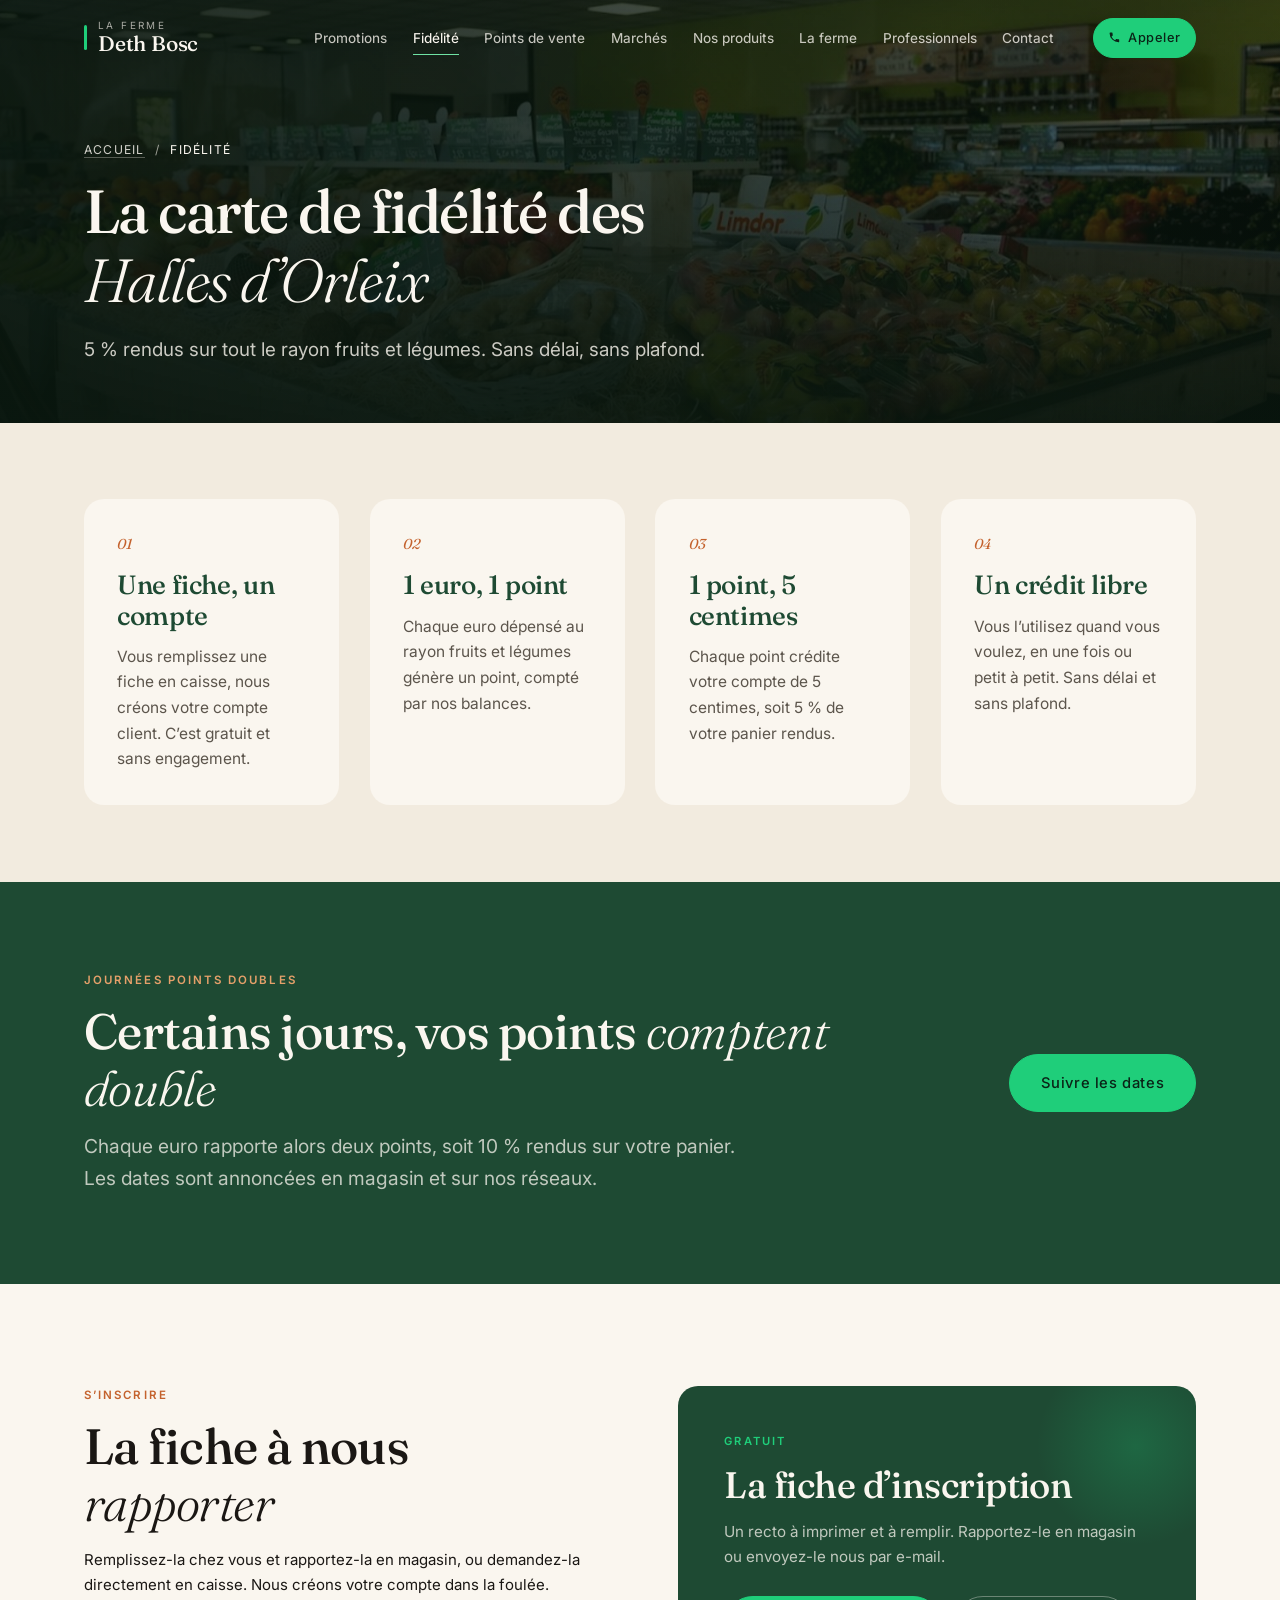
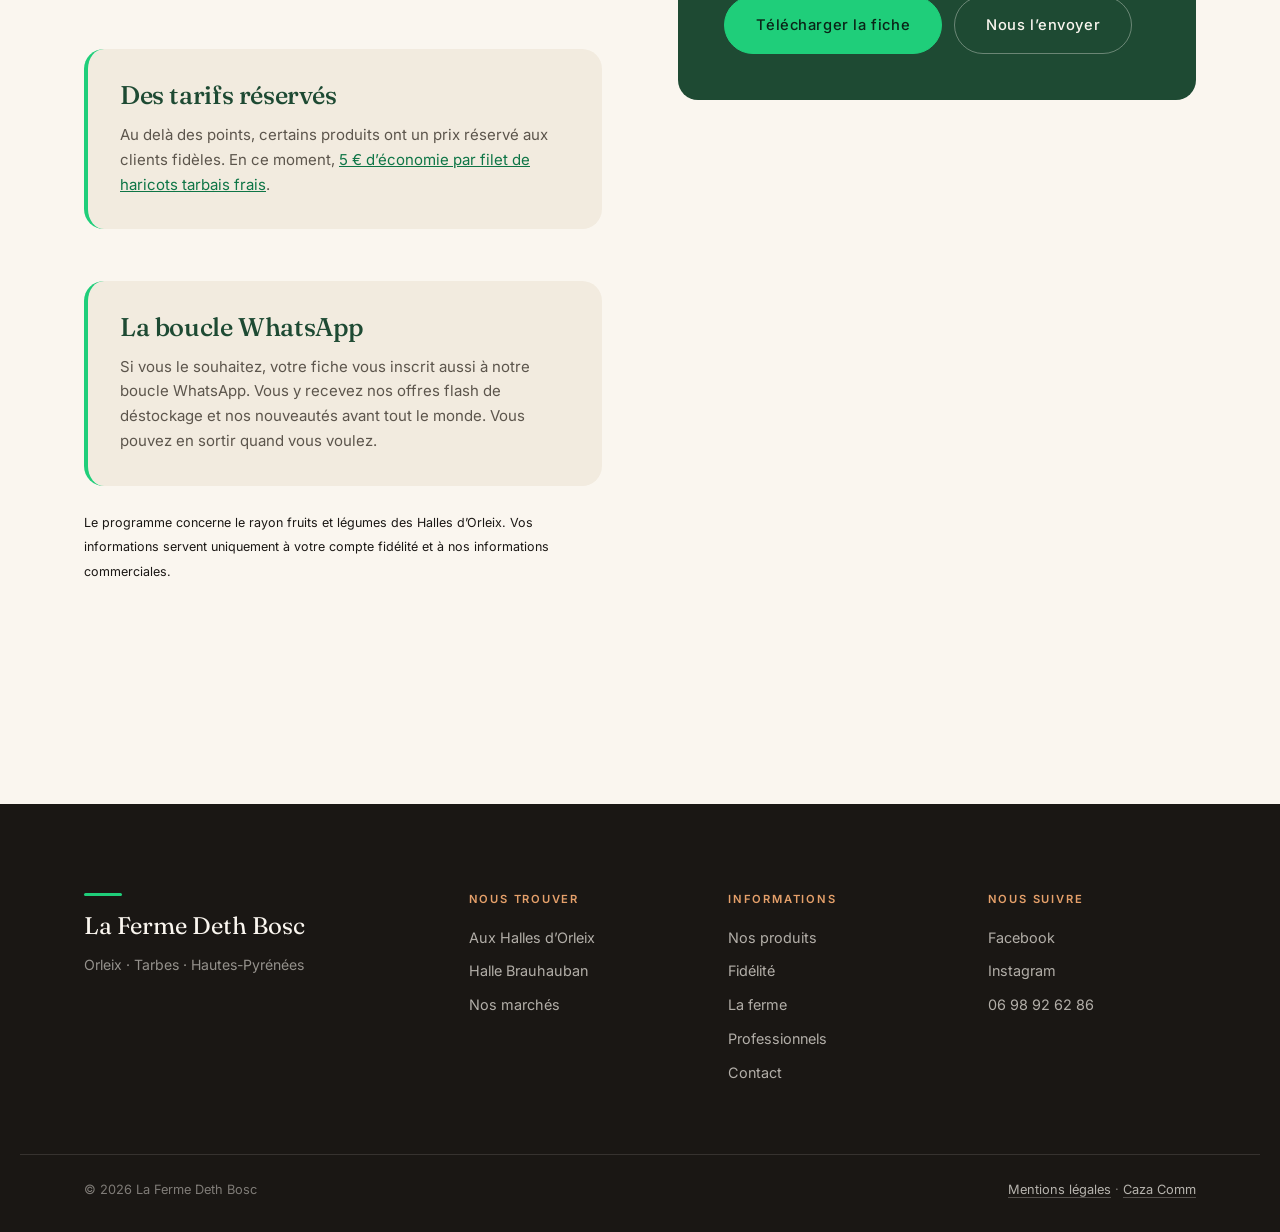
<file: fidelite.html>
<!doctype html>
<html lang="fr">
<head>
<meta charset="utf-8">
<meta name="viewport" content="width=device-width, initial-scale=1">
<title>Carte de fidélité du magasin d'Orleix | Ferme Deth Bosc</title>
<meta name="description" content="Le programme de fidélité des Halles de la Ferme Deth Bosc à Orleix : 1 euro dépensé en fruits et légumes égale 1 point, et chaque point vaut 5 centimes de crédit.">
<link rel="canonical" href="https://lafermedethbosc.fr/fidelite.html">
<meta name="theme-color" content="#1E4A33">

<meta property="og:type" content="website">
<meta property="og:locale" content="fr_FR">
<meta property="og:site_name" content="La Ferme Deth Bosc">
<meta property="og:title" content="Carte de fidélité du magasin d'Orleix | Ferme Deth Bosc">
<meta property="og:description" content="Le programme de fidélité des Halles de la Ferme Deth Bosc à Orleix : 1 euro dépensé en fruits et légumes égale 1 point, et chaque point vaut 5 centimes de crédit.">
<meta property="og:url" content="https://lafermedethbosc.fr/fidelite.html">
<meta property="og:image" content="https://lafermedethbosc.fr/assets/img/hero/ban-fidelite.jpg">
<meta property="og:image:alt" content="Le rayon fruits et légumes des Halles de la Ferme Deth Bosc à Orleix">
<meta name="twitter:card" content="summary_large_image">

<link rel="icon" href="assets/img/favicon.svg" type="image/svg+xml">
<link rel="apple-touch-icon" href="assets/img/favicon.svg">

<link rel="preconnect" href="https://fonts.googleapis.com">
<link rel="preconnect" href="https://fonts.gstatic.com" crossorigin>
<link href="https://fonts.googleapis.com/css2?family=Fraunces:ital,opsz,wght@0,9..144,300..800;1,9..144,300..700&family=Inter:wght@300;400;500;600&display=swap" rel="stylesheet">
<link rel="stylesheet" href="assets/css/style.css">
</head>
<body class="page">

<a class="skip-link" href="#contenu">Aller au contenu</a>
<!-- ===================================================================
     EN-TÊTE COMMUN : identique sur toutes les pages.
     Toute modification ici doit être répercutée sur chaque fichier .html
     =================================================================== -->
<header class="site-header" id="header">
  <div class="shell header-inner">
    <a class="brand" href="index.html" aria-label="La Ferme Deth Bosc, retour à l’accueil">
      <span class="brand__text">
        <span class="brand__line1">La Ferme</span>
        <span class="brand__line2">Deth Bosc</span>
      </span>
    </a>

    <nav class="nav" id="nav" aria-label="Navigation principale">
      <a href="promotions.html">Promotions</a>
      <a href="fidelite.html" class="is-active" aria-current="page">Fidélité</a>
      <a href="points-de-vente.html">Points de vente</a>
      <a href="marches.html">Marchés</a>
      <a href="nos-produits.html">Nos produits</a>
      <a href="la-ferme.html">La ferme</a>
      <a href="professionnels.html">Professionnels</a>
      <a href="contact.html">Contact</a>
    </nav>

    <a class="btn btn--sm btn--solid header-cta" href="tel:+33698926286">
      <svg viewBox="0 0 24 24" aria-hidden="true" class="ico"><path d="M6.6 10.8a15.1 15.1 0 0 0 6.6 6.6l2.2-2.2a1 1 0 0 1 1-.25 11.4 11.4 0 0 0 3.6.58 1 1 0 0 1 1 1V20a1 1 0 0 1-1 1A17 17 0 0 1 3 4a1 1 0 0 1 1-1h3.5a1 1 0 0 1 1 1c0 1.25.2 2.46.57 3.6a1 1 0 0 1-.25 1z"/></svg>
      <span>Appeler</span>
    </a>

    <button class="burger" id="burger" aria-expanded="false" aria-controls="nav">
      <span class="burger__bars" aria-hidden="true"><span></span><span></span><span></span></span>
      <span class="burger__label">Menu</span>
    </button>
  </div>
</header>

<main id="contenu">
<header class="page-hero">
  <div class="page-hero__media" aria-hidden="true">
    <img src="assets/img/hero/ban-fidelite.jpg" alt="" fetchpriority="high">
  </div>
  <div class="page-hero__veil" aria-hidden="true"></div>
  <div class="shell page-hero__inner">
    <nav class="crumb" aria-label="Fil d’Ariane">
      <a href="index.html">Accueil</a>
      <span aria-hidden="true">/</span>
      <span aria-current="page">Fidélité</span>
    </nav>
    <h1 class="page-hero__title">La carte de fidélité des <span class="ital">Halles d’Orleix</span></h1>
    <p class="page-hero__lead">5&nbsp;% rendus sur tout le rayon fruits et légumes. Sans délai, sans plafond.</p>
  </div>
</header>

<section class="pillars">
  <div class="shell pillars__grid pillars__grid--4">
    <article class="pillar reveal">
      <span class="pillar__num">01</span>
      <h3>Une fiche, un compte</h3>
      <p>Vous remplissez une fiche en caisse, nous créons votre compte client. C’est gratuit et sans engagement.</p>
    </article>
    <article class="pillar reveal">
      <span class="pillar__num">02</span>
      <h3>1 euro, 1 point</h3>
      <p>Chaque euro dépensé au rayon fruits et légumes génère un point, compté par nos balances.</p>
    </article>
    <article class="pillar reveal">
      <span class="pillar__num">03</span>
      <h3>1 point, 5 centimes</h3>
      <p>Chaque point crédite votre compte de 5 centimes, soit 5&nbsp;% de votre panier rendus.</p>
    </article>
    <article class="pillar reveal">
      <span class="pillar__num">04</span>
      <h3>Un crédit libre</h3>
      <p>Vous l’utilisez quand vous voulez, en une fois ou petit à petit. Sans délai et sans plafond.</p>
    </article>
  </div>
</section>

<section class="band">
  <div class="shell band__inner">
    <div class="reveal">
      <p class="eyebrow">Journées points doubles</p>
      <h2 class="sec-title">Certains jours, vos points <span class="ital">comptent double</span></h2>
      <p class="sec-lead">Chaque euro rapporte alors deux points, soit 10&nbsp;% rendus sur votre panier. Les dates sont annoncées en magasin et sur nos réseaux.</p>
    </div>
    <div class="band__cta reveal">
      <a class="btn btn--solid btn--lg" href="https://www.facebook.com/laFermeDethBosc/" target="_blank" rel="noopener">Suivre les dates</a>
    </div>
  </div>
</section>

<section class="section">
  <div class="shell contact__grid fid__grid">
    <div class="contact__txt">
      <p class="eyebrow reveal">S’inscrire</p>
      <h2 class="sec-title reveal">La fiche à nous <span class="ital">rapporter</span></h2>
      <p class="reveal">Remplissez-la chez vous et rapportez-la en magasin, ou demandez-la directement en caisse. Nous créons votre compte dans la foulée.</p>
      <div class="notice reveal">
        <h3>Des tarifs réservés</h3>
        <p>Au delà des points, certains produits ont un prix réservé aux clients fidèles. En ce moment, <a href="promotions.html">5&nbsp;€ d’économie par filet de haricots tarbais frais</a>.</p>
      </div>
      <div class="notice reveal">
        <h3>La boucle WhatsApp</h3>
        <p>Si vous le souhaitez, votre fiche vous inscrit aussi à notre boucle WhatsApp. Vous y recevez nos offres flash de déstockage et nos nouveautés avant tout le monde. Vous pouvez en sortir quand vous voulez.</p>
      </div>
      <p class="reveal" style="margin-top:1.6em"><small>Le programme concerne le rayon fruits et légumes des Halles d’Orleix. Vos informations servent uniquement à votre compte fidélité et à nos informations commerciales.</small></p>
    </div>

    <aside class="callcard reveal">
      <p class="callcard__kicker">Gratuit</p>
      <h2 class="callcard__title">La fiche d’inscription</h2>
      <p class="callcard__txt">Un recto à imprimer et à remplir. Rapportez-le en magasin ou envoyez-le nous par e-mail.</p>
      <div class="callcard__actions">
        <a class="btn btn--solid btn--lg" href="assets/docs/fiche-fidelite-ferme-deth-bosc.pdf" download>Télécharger la fiche</a>
        <a class="btn btn--ghost btn--lg" href="mailto:lafermedethbosc@gmail.com">Nous l’envoyer</a>
      </div>
    </aside>

  </div>
</section>

</main>

<script type="application/ld+json">
{
  "@context": "https://schema.org",
  "@type": "BreadcrumbList",
  "itemListElement": [
    { "@type": "ListItem", "position": 1, "name": "Accueil", "item": "https://lafermedethbosc.fr/" },
    { "@type": "ListItem", "position": 2, "name": "Fidélité", "item": "https://lafermedethbosc.fr/fidelite.html" }
  ]
}
</script>

<!-- ===================================================================
     PIED DE PAGE COMMUN : identique sur toutes les pages.
     =================================================================== -->
<footer class="site-footer">
  <div class="shell footer__grid">
    <div class="footer__brand">
      <p class="footer__name">La Ferme Deth Bosc</p>
      <p class="footer__tag">Orleix · Tarbes · Hautes-Pyrénées</p>
    </div>
    <nav class="footer__col" aria-label="Nous trouver">
      <h3>Nous trouver</h3>
      <a href="points-de-vente.html">Aux Halles d’Orleix</a>
      <a href="points-de-vente.html#brauhauban">Halle Brauhauban</a>
      <a href="marches.html">Nos marchés</a>
    </nav>
    <nav class="footer__col" aria-label="Informations">
      <h3>Informations</h3>
      <a href="nos-produits.html">Nos produits</a>
      <a href="fidelite.html">Fidélité</a>
      <a href="la-ferme.html">La ferme</a>
      <a href="professionnels.html">Professionnels</a>
      <a href="contact.html">Contact</a>
    </nav>
    <div class="footer__col">
      <h3>Nous suivre</h3>
      <a href="https://www.facebook.com/laFermeDethBosc/" target="_blank" rel="noopener">Facebook</a>
      <a href="https://www.instagram.com/lafermedethbosc/" target="_blank" rel="noopener">Instagram</a>
      <a href="tel:+33698926286">06 98 92 62 86</a>
    </div>
  </div>
  <div class="shell footer__bottom">
    <p>© <span id="year">2026</span> La Ferme Deth Bosc</p>
    <p><a href="mentions-legales.html">Mentions légales</a> · <a href="https://cazacomm.fr" target="_blank" rel="noopener">Caza Comm</a></p>
  </div>
</footer>

<script src="assets/js/main.js" defer></script>
</body>
</html>
</file>
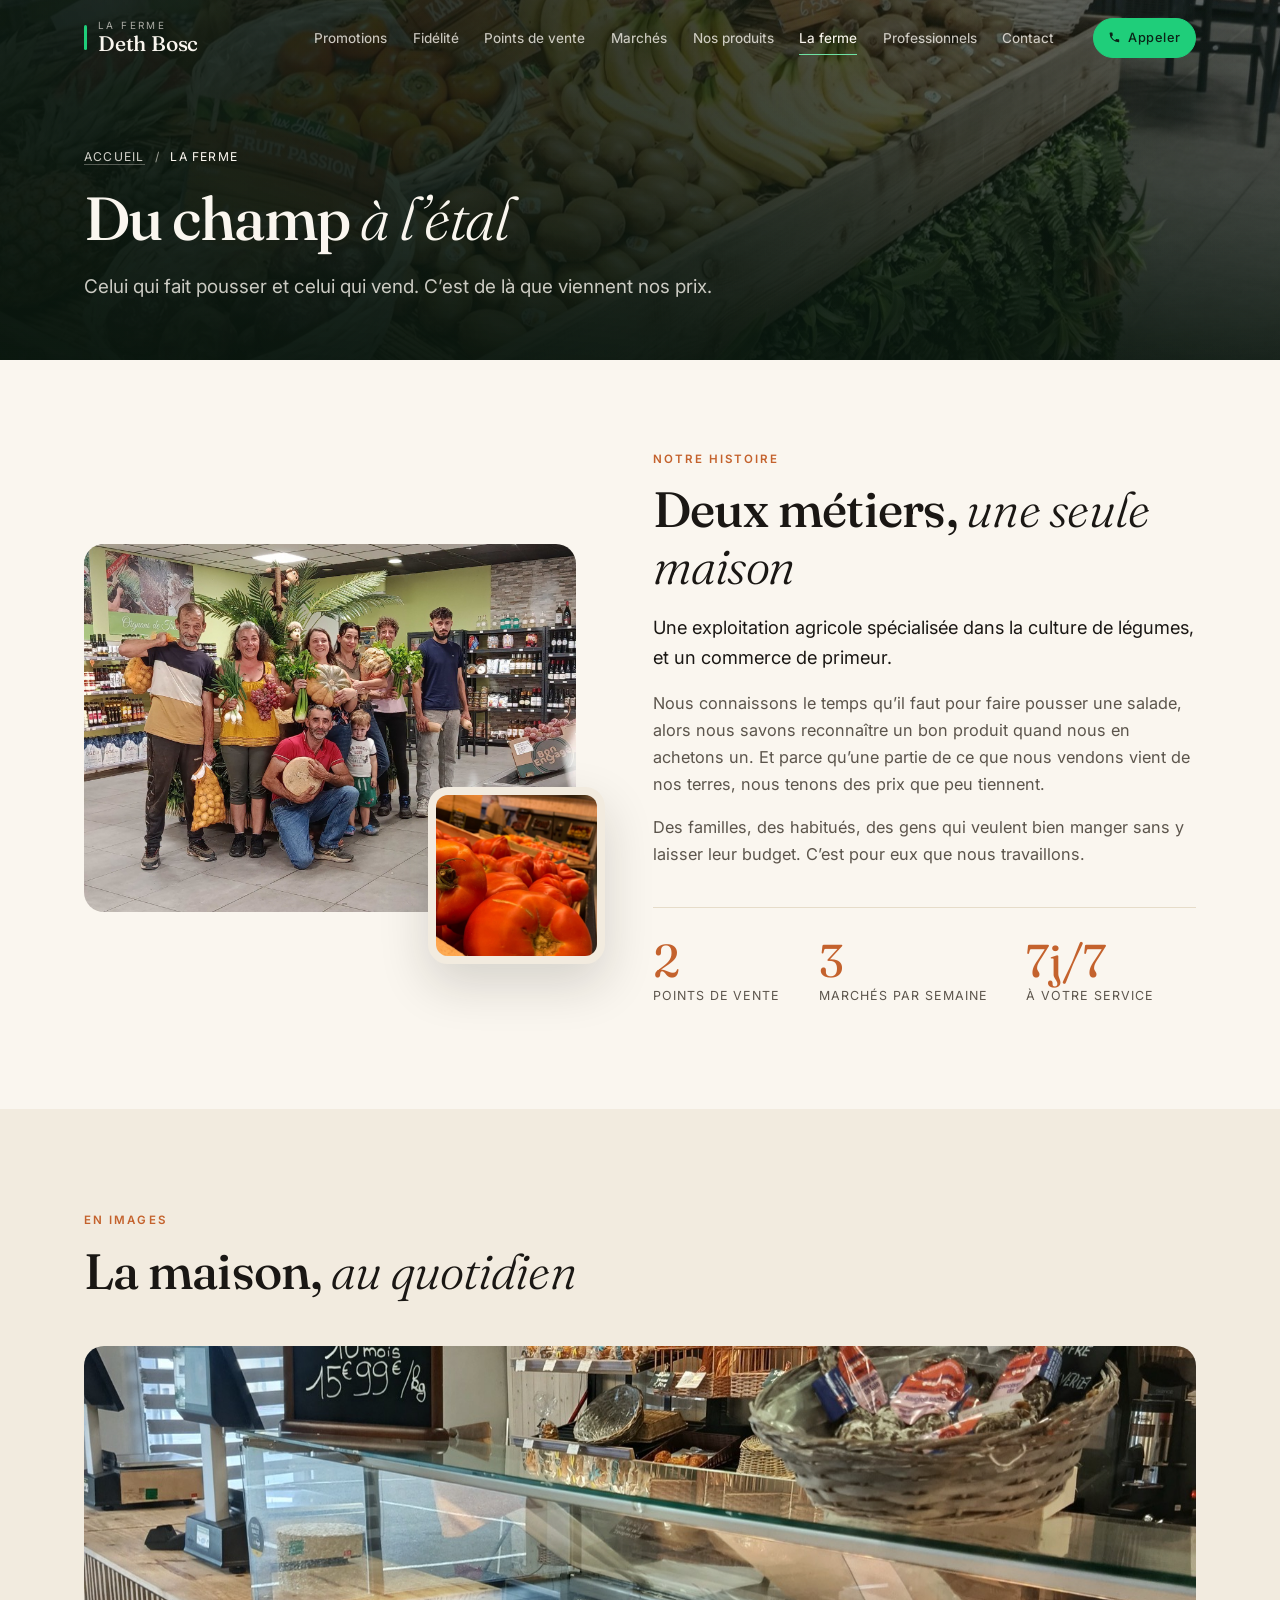
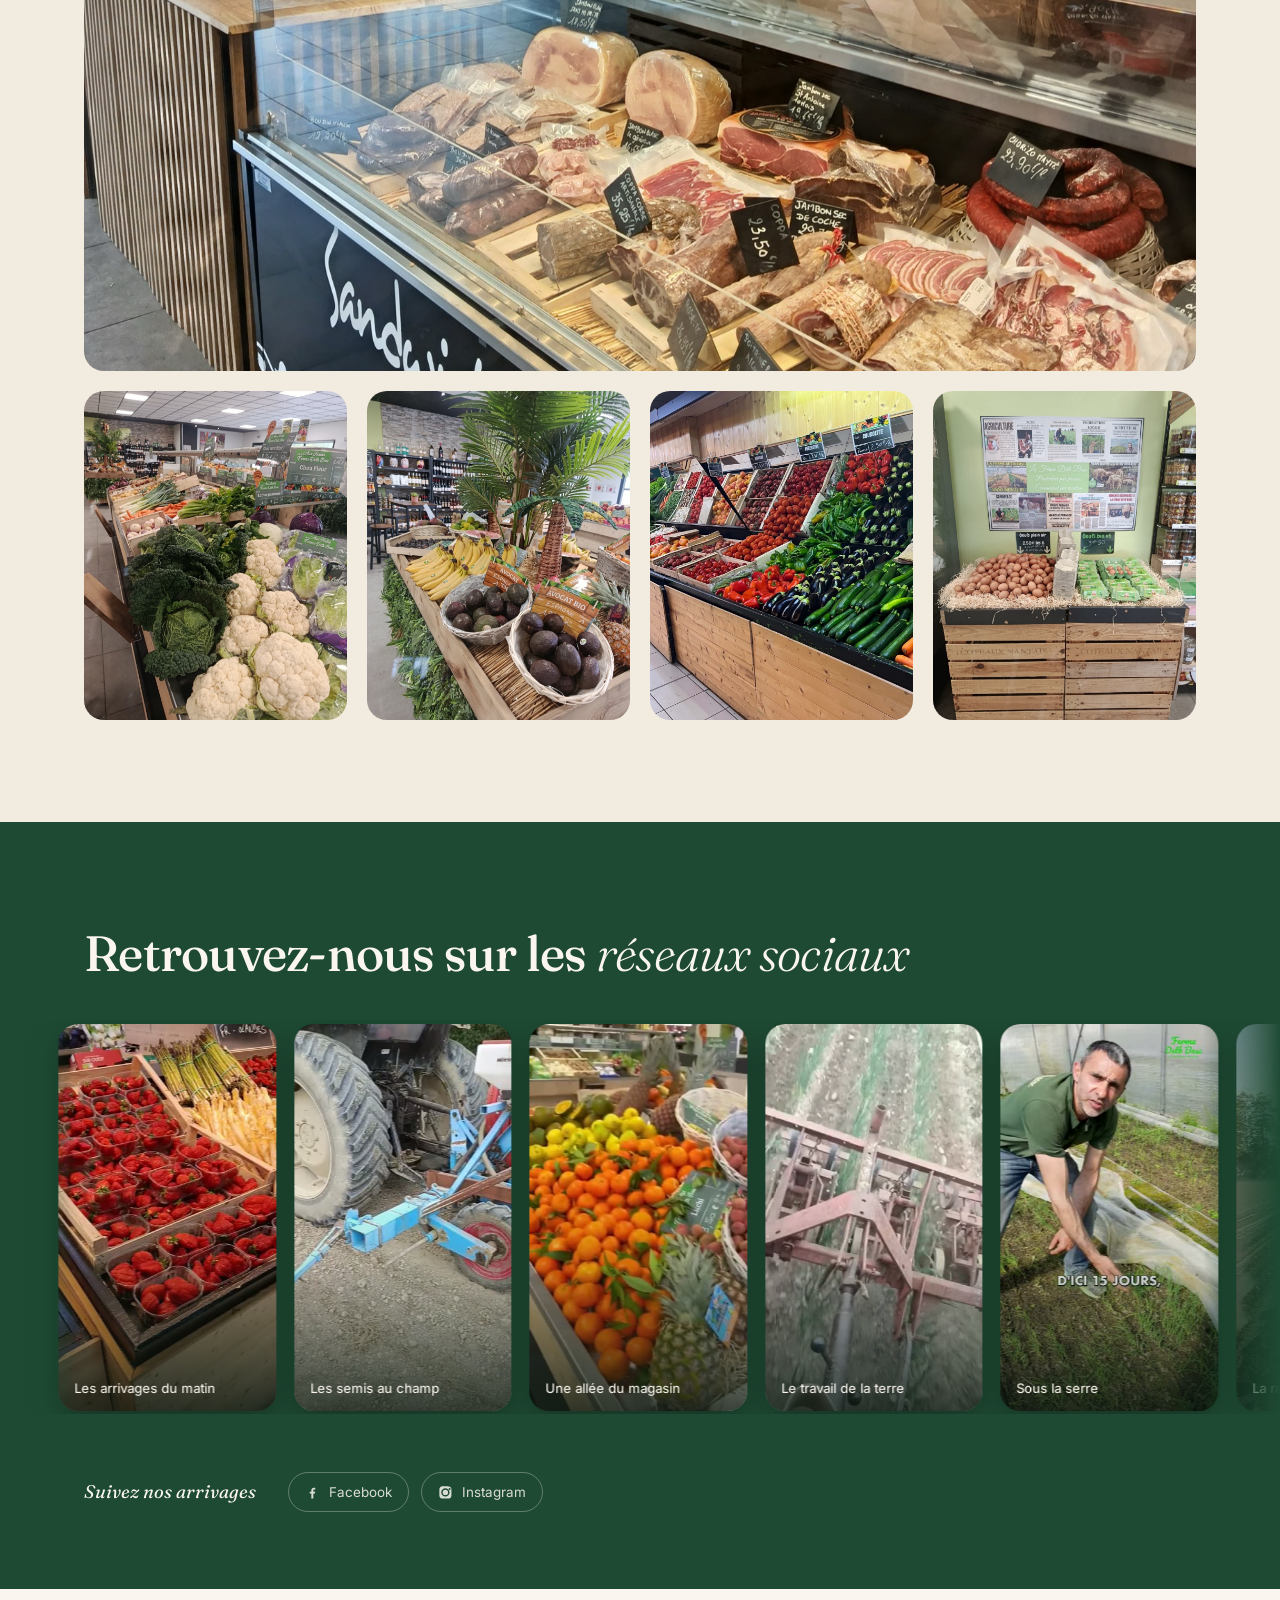
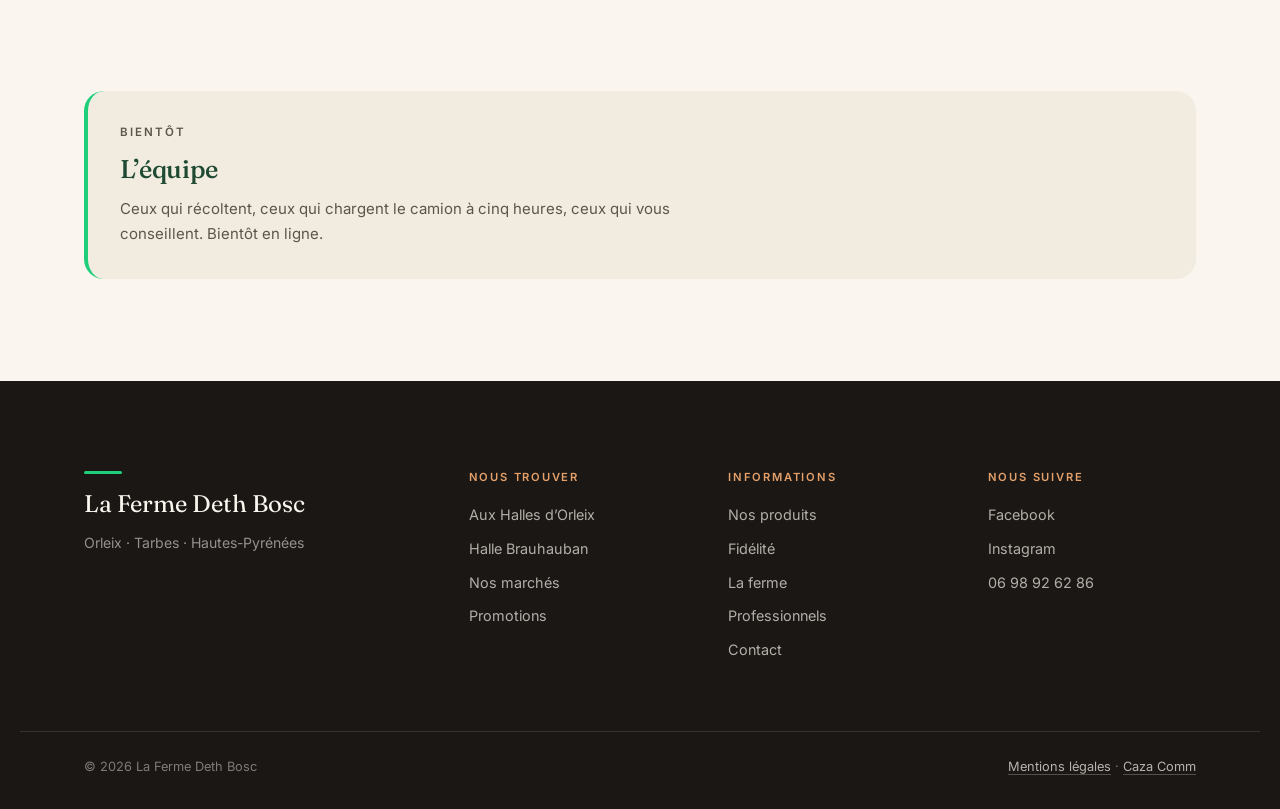
<file: la-ferme.html>
<!doctype html>
<html lang="fr">
<head>
<meta charset="utf-8">
<meta name="viewport" content="width=device-width, initial-scale=1">
<title>Producteur de légumes dans les Hautes-Pyrénées | Ferme Deth Bosc</title>
<meta name="description" content="Exploitation maraîchère et commerce de primeur à Orleix. Nous cultivons, nous choisissons, nous vendons. Découvrez la ferme, l'équipe et le quotidien en images.">
<link rel="canonical" href="https://lafermedethbosc.fr/la-ferme.html">
<meta name="theme-color" content="#1F3D2B">

<meta property="og:type" content="website">
<meta property="og:locale" content="fr_FR">
<meta property="og:site_name" content="La Ferme Deth Bosc">
<meta property="og:title" content="Producteur de légumes dans les Hautes-Pyrénées | Ferme Deth Bosc">
<meta property="og:description" content="Exploitation maraîchère et commerce de primeur à Orleix. Nous cultivons, nous choisissons, nous vendons. Découvrez la ferme, l'équipe et le quotidien en images.">
<meta property="og:url" content="https://lafermedethbosc.fr/la-ferme.html">
<meta property="og:image" content="https://lafermedethbosc.fr/assets/img/og-image.jpg">
<meta property="og:image:alt" content="L’étal de fruits et légumes de la Ferme Deth Bosc à Orleix">
<meta name="twitter:card" content="summary_large_image">

<link rel="icon" href="assets/img/favicon.svg" type="image/svg+xml">
<link rel="apple-touch-icon" href="assets/img/favicon.svg">

<link rel="preconnect" href="https://fonts.googleapis.com">
<link rel="preconnect" href="https://fonts.gstatic.com" crossorigin>
<link href="https://fonts.googleapis.com/css2?family=Fraunces:ital,opsz,wght@0,9..144,300..800;1,9..144,300..700&family=Inter:wght@300;400;500;600&display=swap" rel="stylesheet">
<link rel="stylesheet" href="assets/css/style.css">
</head>
<body class="page">

<a class="skip-link" href="#contenu">Aller au contenu</a>

<!-- ===================================================================
     EN-TÊTE COMMUN : identique sur toutes les pages.
     Toute modification ici doit être répercutée sur chaque fichier .html
     =================================================================== -->
<header class="site-header" id="header">
  <div class="shell header-inner">
    <a class="brand" href="index.html" aria-label="La Ferme Deth Bosc, retour à l’accueil">
      <span class="brand__text">
        <span class="brand__line1">La Ferme</span>
        <span class="brand__line2">Deth Bosc</span>
      </span>
    </a>

    <nav class="nav" id="nav" aria-label="Navigation principale">
      <a href="promotions.html">Promotions</a>
      <a href="fidelite.html">Fidélité</a>
      <a href="points-de-vente.html">Points de vente</a>
      <a href="marches.html">Marchés</a>
      <a href="nos-produits.html">Nos produits</a>
      <a href="la-ferme.html" class="is-active" aria-current="page">La ferme</a>
      <a href="professionnels.html">Professionnels</a>
      <a href="contact.html">Contact</a>
    </nav>

    <a class="btn btn--sm btn--solid header-cta" href="tel:+33698926286">
      <svg viewBox="0 0 24 24" aria-hidden="true" class="ico"><path d="M6.6 10.8a15.1 15.1 0 0 0 6.6 6.6l2.2-2.2a1 1 0 0 1 1-.25 11.4 11.4 0 0 0 3.6.58 1 1 0 0 1 1 1V20a1 1 0 0 1-1 1A17 17 0 0 1 3 4a1 1 0 0 1 1-1h3.5a1 1 0 0 1 1 1c0 1.25.2 2.46.57 3.6a1 1 0 0 1-.25 1z"/></svg>
      <span>Appeler</span>
    </a>

    <button class="burger" id="burger" aria-expanded="false" aria-controls="nav">
      <span class="burger__bars" aria-hidden="true"><span></span><span></span><span></span></span>
      <span class="burger__label">Menu</span>
    </button>
  </div>
</header>
<main id="contenu">
<header class="page-hero">
  <div class="page-hero__media" aria-hidden="true">
    <img src="assets/img/hero/ban-la-ferme.jpg" alt="" fetchpriority="high">
  </div>
  <div class="page-hero__veil" aria-hidden="true"></div>
  <div class="shell page-hero__inner">
    <nav class="crumb" aria-label="Fil d’Ariane">
      <a href="index.html">Accueil</a>
      <span aria-hidden="true">/</span>
      <span aria-current="page">La ferme</span>
    </nav>
    <h1 class="page-hero__title">Du champ <span class="ital">à l’étal</span></h1>
    <p class="page-hero__lead">Celui qui fait pousser et celui qui vend. C’est de là que viennent nos prix.</p>
  </div>
</header>

<section class="section">
  <div class="shell ferme__grid">
    <div class="ferme__media reveal">
      <img src="assets/img/ferme/equipe.jpg" alt="L’équipe de la Ferme Deth Bosc dans le magasin d’Orleix" loading="lazy" width="1600" height="1200">
      <figure class="ferme__inset">
        <img src="assets/img/ferme/detail.jpg" alt="Tomates sur notre étal" loading="lazy" width="900" height="900">
      </figure>
    </div>
    <div class="ferme__txt">
      <p class="eyebrow reveal">Notre histoire</p>
      <h2 class="sec-title reveal">Deux métiers, <span class="ital">une seule maison</span></h2>
      <div class="prose reveal" data-needs="histoire">
        <p>Une exploitation agricole spécialisée dans la culture de légumes, et un commerce de primeur.</p>
        <p>Nous connaissons le temps qu’il faut pour faire pousser une salade, alors nous savons reconnaître un bon produit quand nous en achetons un. Et parce qu’une partie de ce que nous vendons vient de nos terres, nous tenons des prix que peu tiennent.</p>
        <p>Des familles, des habitués, des gens qui veulent bien manger sans y laisser leur budget. C’est pour eux que nous travaillons.</p>
      </div>
      <div class="stats reveal">
        <div class="stat"><span class="stat__n">2</span><span class="stat__l">points de vente</span></div>
        <div class="stat"><span class="stat__n">3</span><span class="stat__l">marchés par semaine</span></div>
        <div class="stat"><span class="stat__n">7j/7</span><span class="stat__l">à votre service</span></div>
      </div>
    </div>
  </div>
</section>

<section class="section section--markets">
  <div class="shell">
    <header class="sec-head reveal">
      <p class="eyebrow">En images</p>
      <h2 class="sec-title">La maison, <span class="ital">au quotidien</span></h2>
    </header>

    <div class="gallery">
      <figure class="gal gal--wide reveal">
        <img src="assets/img/ferme/video-poster.jpg" alt="Le comptoir charcuterie et traiteur des Halles d’Orleix" loading="lazy" width="1600" height="900">
      </figure>
      <figure class="gal reveal"><img src="assets/img/ferme/gal-1.jpg" alt="Choux-fleurs, brocolis et légumes d’hiver" loading="lazy" width="1000" height="1250"></figure>
      <figure class="gal reveal"><img src="assets/img/ferme/gal-2.jpg" alt="L’îlot fruits exotiques du magasin d’Orleix" loading="lazy" width="1000" height="1250"></figure>
      <figure class="gal reveal"><img src="assets/img/ferme/gal-3.jpg" alt="Notre étal sous la halle Brauhauban" loading="lazy" width="1000" height="1250"></figure>
      <figure class="gal reveal"><img src="assets/img/ferme/gal-4.jpg" alt="Les œufs et le panneau Agriculture du magasin" loading="lazy" width="1000" height="1250"></figure>
    </div>

  </div>
</section>

<!-- ============ RÉSEAUX SOCIAUX ============ -->
<section class="section section--social" id="reseaux">
  <div class="shell">
    <header class="sec-head sec-head--light reveal">
      <h2 class="sec-title">Retrouvez-nous sur les <span class="ital">réseaux sociaux</span></h2>
    </header>
  </div>

  <!-- Le bandeau défile tout seul, lentement. On peut aussi le faire
       glisser au doigt ou à la molette : voir assets/js/reels.js -->
  <div class="reels" id="reels" role="region" aria-label="Nos vidéos sur les réseaux sociaux" tabindex="0">
    <div class="reels__track">
      <article class="reel">
        <video src="assets/video/reel-1.mp4" poster="assets/img/reels/reel-1.jpg"
               muted loop playsinline preload="none"
               width="540" height="960" disablepictureinpicture
               aria-label="Les arrivages du matin"></video>
        <span class="reel__cap">Les arrivages du matin</span>
      </article>
      <article class="reel">
        <video src="assets/video/reel-2.mp4" poster="assets/img/reels/reel-2.jpg"
               muted loop playsinline preload="none"
               width="540" height="960" disablepictureinpicture
               aria-label="Les semis au champ"></video>
        <span class="reel__cap">Les semis au champ</span>
      </article>
      <article class="reel">
        <video src="assets/video/reel-3.mp4" poster="assets/img/reels/reel-3.jpg"
               muted loop playsinline preload="none"
               width="540" height="960" disablepictureinpicture
               aria-label="Une allée du magasin"></video>
        <span class="reel__cap">Une allée du magasin</span>
      </article>
      <article class="reel">
        <video src="assets/video/reel-4.mp4" poster="assets/img/reels/reel-4.jpg"
               muted loop playsinline preload="none"
               width="540" height="960" disablepictureinpicture
               aria-label="Le travail de la terre"></video>
        <span class="reel__cap">Le travail de la terre</span>
      </article>
      <article class="reel">
        <video src="assets/video/reel-5.mp4" poster="assets/img/reels/reel-5.jpg"
               muted loop playsinline preload="none"
               width="540" height="960" disablepictureinpicture
               aria-label="Sous la serre"></video>
        <span class="reel__cap">Sous la serre</span>
      </article>
      <article class="reel">
        <video src="assets/video/reel-6.mp4" poster="assets/img/reels/reel-6.jpg"
               muted loop playsinline preload="none"
               width="540" height="960" disablepictureinpicture
               aria-label="La récolte"></video>
        <span class="reel__cap">La récolte</span>
      </article>
      <article class="reel">
        <video src="assets/video/reel-7.mp4" poster="assets/img/reels/reel-7.jpg"
               muted loop playsinline preload="none"
               width="540" height="960" disablepictureinpicture
               aria-label="Ce qu’en disent nos clients"></video>
        <span class="reel__cap">Ce qu’en disent nos clients</span>
      </article>
      <article class="reel">
        <video src="assets/video/reel-8.mp4" poster="assets/img/reels/reel-8.jpg"
               muted loop playsinline preload="none"
               width="540" height="960" disablepictureinpicture
               aria-label="Au comptoir"></video>
        <span class="reel__cap">Au comptoir</span>
      </article>
    </div>
  </div>

  <div class="shell socials socials--light reveal">
    <p class="socials__label">Suivez nos arrivages</p>
    <div class="socials__links">
      <a class="social" href="https://www.facebook.com/laFermeDethBosc/" target="_blank" rel="noopener">
        <svg viewBox="0 0 24 24" aria-hidden="true"><path d="M13.5 22v-8h2.7l.4-3.1h-3.1V8.9c0-.9.25-1.5 1.55-1.5h1.65V4.6A22 22 0 0 0 14.3 4.5c-2.4 0-4 1.45-4 4.1v2.3H7.6V14h2.7v8z"/></svg>
        <span>Facebook</span>
      </a>
      <a class="social" href="https://www.instagram.com/lafermedethbosc/" target="_blank" rel="noopener">
        <svg viewBox="0 0 24 24" aria-hidden="true"><path d="M12 2.2c3.2 0 3.58.01 4.85.07 1.17.05 1.8.25 2.23.41.56.22.96.48 1.38.9s.68.82.9 1.38c.16.42.36 1.06.41 2.23.06 1.27.07 1.65.07 4.85s-.01 3.58-.07 4.85c-.05 1.17-.25 1.8-.41 2.23-.22.56-.48.96-.9 1.38s-.82.68-1.38.9c-.42.16-1.06.36-2.23.41-1.27.06-1.65.07-4.85.07s-3.58-.01-4.85-.07c-1.17-.05-1.8-.25-2.23-.41-.56-.22-.96-.48-1.38-.9s-.68-.82-.9-1.38c-.16-.42-.36-1.06-.41-2.23C2.21 15.58 2.2 15.2 2.2 12s.01-3.58.07-4.85c.05-1.17.25-1.8.41-2.23.22-.56.48-.96.9-1.38s.82-.68 1.38-.9c.42-.16 1.06-.36 2.23-.41C8.42 2.21 8.8 2.2 12 2.2m0 3.05A6.75 6.75 0 1 0 18.75 12 6.75 6.75 0 0 0 12 5.25m0 11.13A4.38 4.38 0 1 1 16.38 12 4.38 4.38 0 0 1 12 16.38m6.97-11.4a1.58 1.58 0 1 0 1.58 1.57 1.58 1.58 0 0 0-1.58-1.57"/></svg>
        <span>Instagram</span>
      </a>
    </div>
  </div>
</section>

<section class="section">
  <div class="shell">
    <div class="notice notice--wide reveal" data-needs="collaborateurs">
      <p class="eyebrow">Bientôt</p>
      <h2>L’équipe</h2>
      <p>Ceux qui récoltent, ceux qui chargent le camion à cinq heures, ceux qui vous conseillent. Bientôt en ligne.</p>
    </div>
  </div>
</section>

</main>

<script type="application/ld+json">
{
  "@context": "https://schema.org",
  "@type": "BreadcrumbList",
  "itemListElement": [
    { "@type": "ListItem", "position": 1, "name": "Accueil", "item": "https://lafermedethbosc.fr/" },
    { "@type": "ListItem", "position": 2, "name": "La ferme", "item": "https://lafermedethbosc.fr/la-ferme.html" }
  ]
}
</script>

<!-- ===================================================================
     PIED DE PAGE COMMUN : identique sur toutes les pages.
     =================================================================== -->
<footer class="site-footer">
  <div class="shell footer__grid">
    <div class="footer__brand">
      <p class="footer__name">La Ferme Deth Bosc</p>
      <p class="footer__tag">Orleix · Tarbes · Hautes-Pyrénées</p>
    </div>
    <nav class="footer__col" aria-label="Nous trouver">
      <h3>Nous trouver</h3>
      <a href="points-de-vente.html">Aux Halles d’Orleix</a>
      <a href="points-de-vente.html#brauhauban">Halle Brauhauban</a>
      <a href="marches.html">Nos marchés</a>
      <a href="promotions.html">Promotions</a>
    </nav>
    <nav class="footer__col" aria-label="Informations">
      <h3>Informations</h3>
      <a href="nos-produits.html">Nos produits</a>
      <a href="fidelite.html">Fidélité</a>
      <a href="la-ferme.html">La ferme</a>
      <a href="professionnels.html">Professionnels</a>
      <a href="contact.html">Contact</a>
    </nav>
    <div class="footer__col">
      <h3>Nous suivre</h3>
      <a href="https://www.facebook.com/laFermeDethBosc/" target="_blank" rel="noopener">Facebook</a>
      <a href="https://www.instagram.com/lafermedethbosc/" target="_blank" rel="noopener">Instagram</a>
      <a href="tel:+33698926286">06 98 92 62 86</a>
    </div>
  </div>
  <div class="shell footer__bottom">
    <p>© <span id="year">2026</span> La Ferme Deth Bosc</p>
    <p><a href="mentions-legales.html">Mentions légales</a> · <a href="https://cazacomm.fr" target="_blank" rel="noopener">Caza Comm</a></p>
  </div>
</footer>

<script src="assets/js/main.js" defer></script>
<script src="assets/js/reels.js" defer></script>
</body>
</html>
</file>
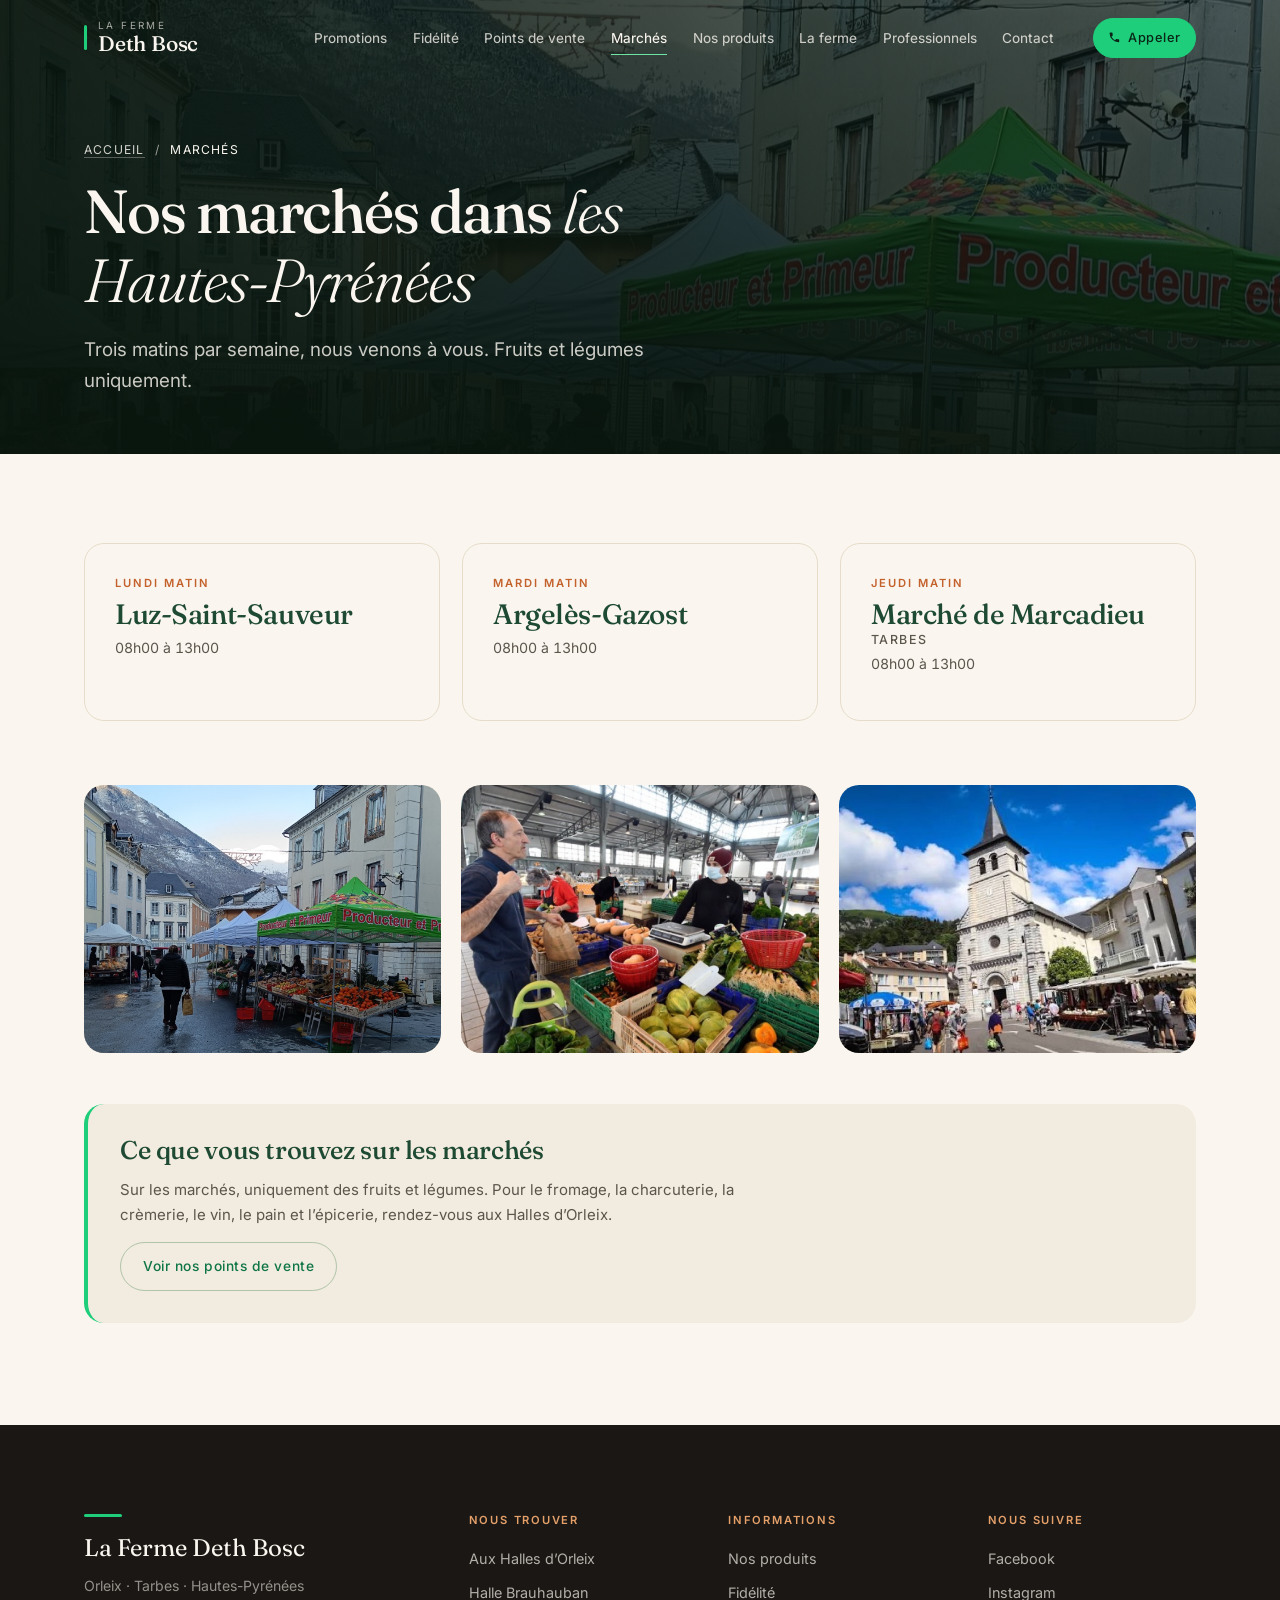
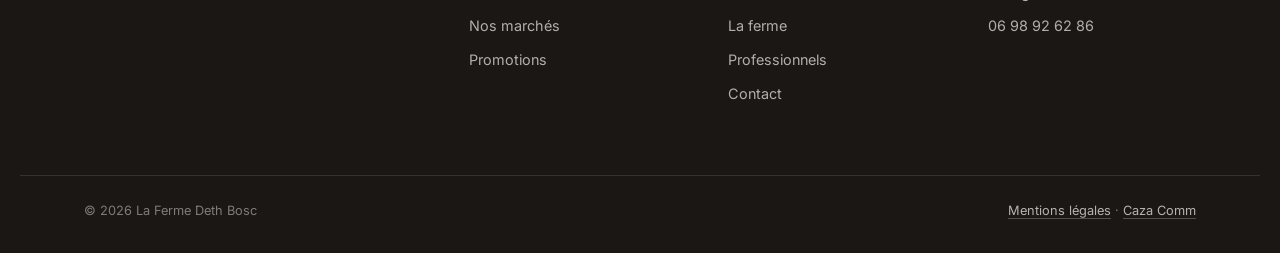
<file: marches.html>
<!doctype html>
<html lang="fr">
<head>
<meta charset="utf-8">
<meta name="viewport" content="width=device-width, initial-scale=1">
<title>Marchés de Luz, Argelès-Gazost et Marcadieu | Ferme Deth Bosc</title>
<meta name="description" content="Notre étal de fruits et légumes sur les marchés des Hautes-Pyrénées : Luz-Saint-Sauveur le lundi, Argelès-Gazost le mardi, Marcadieu à Tarbes le jeudi matin.">
<link rel="canonical" href="https://lafermedethbosc.fr/marches.html">
<meta name="theme-color" content="#1F3D2B">

<meta property="og:type" content="website">
<meta property="og:locale" content="fr_FR">
<meta property="og:site_name" content="La Ferme Deth Bosc">
<meta property="og:title" content="Marchés de Luz, Argelès-Gazost et Marcadieu | Ferme Deth Bosc">
<meta property="og:description" content="Notre étal de fruits et légumes sur les marchés des Hautes-Pyrénées : Luz-Saint-Sauveur le lundi, Argelès-Gazost le mardi, Marcadieu à Tarbes le jeudi matin.">
<meta property="og:url" content="https://lafermedethbosc.fr/marches.html">
<meta property="og:image" content="https://lafermedethbosc.fr/assets/img/og-image.jpg">
<meta property="og:image:alt" content="L’étal de fruits et légumes de la Ferme Deth Bosc à Orleix">
<meta name="twitter:card" content="summary_large_image">

<link rel="icon" href="assets/img/favicon.svg" type="image/svg+xml">
<link rel="apple-touch-icon" href="assets/img/favicon.svg">

<link rel="preconnect" href="https://fonts.googleapis.com">
<link rel="preconnect" href="https://fonts.gstatic.com" crossorigin>
<link href="https://fonts.googleapis.com/css2?family=Fraunces:ital,opsz,wght@0,9..144,300..800;1,9..144,300..700&family=Inter:wght@300;400;500;600&display=swap" rel="stylesheet">
<link rel="stylesheet" href="assets/css/style.css">
</head>
<body class="page">

<a class="skip-link" href="#contenu">Aller au contenu</a>

<!-- ===================================================================
     EN-TÊTE COMMUN : identique sur toutes les pages.
     Toute modification ici doit être répercutée sur chaque fichier .html
     =================================================================== -->
<header class="site-header" id="header">
  <div class="shell header-inner">
    <a class="brand" href="index.html" aria-label="La Ferme Deth Bosc, retour à l’accueil">
      <span class="brand__text">
        <span class="brand__line1">La Ferme</span>
        <span class="brand__line2">Deth Bosc</span>
      </span>
    </a>

    <nav class="nav" id="nav" aria-label="Navigation principale">
      <a href="promotions.html">Promotions</a>
      <a href="fidelite.html">Fidélité</a>
      <a href="points-de-vente.html">Points de vente</a>
      <a href="marches.html" class="is-active" aria-current="page">Marchés</a>
      <a href="nos-produits.html">Nos produits</a>
      <a href="la-ferme.html">La ferme</a>
      <a href="professionnels.html">Professionnels</a>
      <a href="contact.html">Contact</a>
    </nav>

    <a class="btn btn--sm btn--solid header-cta" href="tel:+33698926286">
      <svg viewBox="0 0 24 24" aria-hidden="true" class="ico"><path d="M6.6 10.8a15.1 15.1 0 0 0 6.6 6.6l2.2-2.2a1 1 0 0 1 1-.25 11.4 11.4 0 0 0 3.6.58 1 1 0 0 1 1 1V20a1 1 0 0 1-1 1A17 17 0 0 1 3 4a1 1 0 0 1 1-1h3.5a1 1 0 0 1 1 1c0 1.25.2 2.46.57 3.6a1 1 0 0 1-.25 1z"/></svg>
      <span>Appeler</span>
    </a>

    <button class="burger" id="burger" aria-expanded="false" aria-controls="nav">
      <span class="burger__bars" aria-hidden="true"><span></span><span></span><span></span></span>
      <span class="burger__label">Menu</span>
    </button>
  </div>
</header>
<main id="contenu">
<header class="page-hero">
  <div class="page-hero__media" aria-hidden="true">
    <img src="assets/img/hero/ban-marches.jpg" alt="" fetchpriority="high">
  </div>
  <div class="page-hero__veil" aria-hidden="true"></div>
  <div class="shell page-hero__inner">
    <nav class="crumb" aria-label="Fil d’Ariane">
      <a href="index.html">Accueil</a>
      <span aria-hidden="true">/</span>
      <span aria-current="page">Marchés</span>
    </nav>
    <h1 class="page-hero__title">Nos marchés dans <span class="ital">les Hautes-Pyrénées</span></h1>
    <p class="page-hero__lead">Trois matins par semaine, nous venons à vous. Fruits et légumes uniquement.</p>
  </div>
</header>

<section class="section">
  <div class="shell">
    <ol class="markets" id="markets-list"></ol>

    <div class="market-photos">
      <figure class="mphoto reveal">
        <img src="assets/img/marches/marche-1.jpg" alt="Notre étal au marché de Luz-Saint-Sauveur, en hiver, au pied des Pyrénées" loading="lazy" width="1200" height="900">
      </figure>
      <figure class="mphoto reveal">
        <img src="assets/img/marches/marche-2.jpg" alt="Notre étal au marché de Marcadieu, sous la halle de Tarbes" loading="lazy" width="885" height="664">
      </figure>
      <figure class="mphoto reveal">
        <img src="assets/img/marches/marche-3.jpg" alt="Le marché sur la place du village" loading="lazy" width="548" height="411">
      </figure>
    </div>

    <div class="notice reveal">
      <h2>Ce que vous trouvez sur les marchés</h2>
      <p>Sur les marchés, uniquement des fruits et légumes. Pour le fromage, la charcuterie, la crèmerie, le vin, le pain et l’épicerie, rendez-vous aux Halles d’Orleix.</p>
      <p><a class="btn btn--ghost" href="points-de-vente.html">Voir nos points de vente</a></p>
    </div>
  </div>
</section>

</main>

<script type="application/ld+json">
{
  "@context": "https://schema.org",
  "@type": "BreadcrumbList",
  "itemListElement": [
    { "@type": "ListItem", "position": 1, "name": "Accueil", "item": "https://lafermedethbosc.fr/" },
    { "@type": "ListItem", "position": 2, "name": "Marchés", "item": "https://lafermedethbosc.fr/marches.html" }
  ]
}
</script>

<!-- ===================================================================
     PIED DE PAGE COMMUN : identique sur toutes les pages.
     =================================================================== -->
<footer class="site-footer">
  <div class="shell footer__grid">
    <div class="footer__brand">
      <p class="footer__name">La Ferme Deth Bosc</p>
      <p class="footer__tag">Orleix · Tarbes · Hautes-Pyrénées</p>
    </div>
    <nav class="footer__col" aria-label="Nous trouver">
      <h3>Nous trouver</h3>
      <a href="points-de-vente.html">Aux Halles d’Orleix</a>
      <a href="points-de-vente.html#brauhauban">Halle Brauhauban</a>
      <a href="marches.html">Nos marchés</a>
      <a href="promotions.html">Promotions</a>
    </nav>
    <nav class="footer__col" aria-label="Informations">
      <h3>Informations</h3>
      <a href="nos-produits.html">Nos produits</a>
      <a href="fidelite.html">Fidélité</a>
      <a href="la-ferme.html">La ferme</a>
      <a href="professionnels.html">Professionnels</a>
      <a href="contact.html">Contact</a>
    </nav>
    <div class="footer__col">
      <h3>Nous suivre</h3>
      <a href="https://www.facebook.com/laFermeDethBosc/" target="_blank" rel="noopener">Facebook</a>
      <a href="https://www.instagram.com/lafermedethbosc/" target="_blank" rel="noopener">Instagram</a>
      <a href="tel:+33698926286">06 98 92 62 86</a>
    </div>
  </div>
  <div class="shell footer__bottom">
    <p>© <span id="year">2026</span> La Ferme Deth Bosc</p>
    <p><a href="mentions-legales.html">Mentions légales</a> · <a href="https://cazacomm.fr" target="_blank" rel="noopener">Caza Comm</a></p>
  </div>
</footer>

<script src="assets/js/main.js" defer></script>
</body>
</html>
</file>
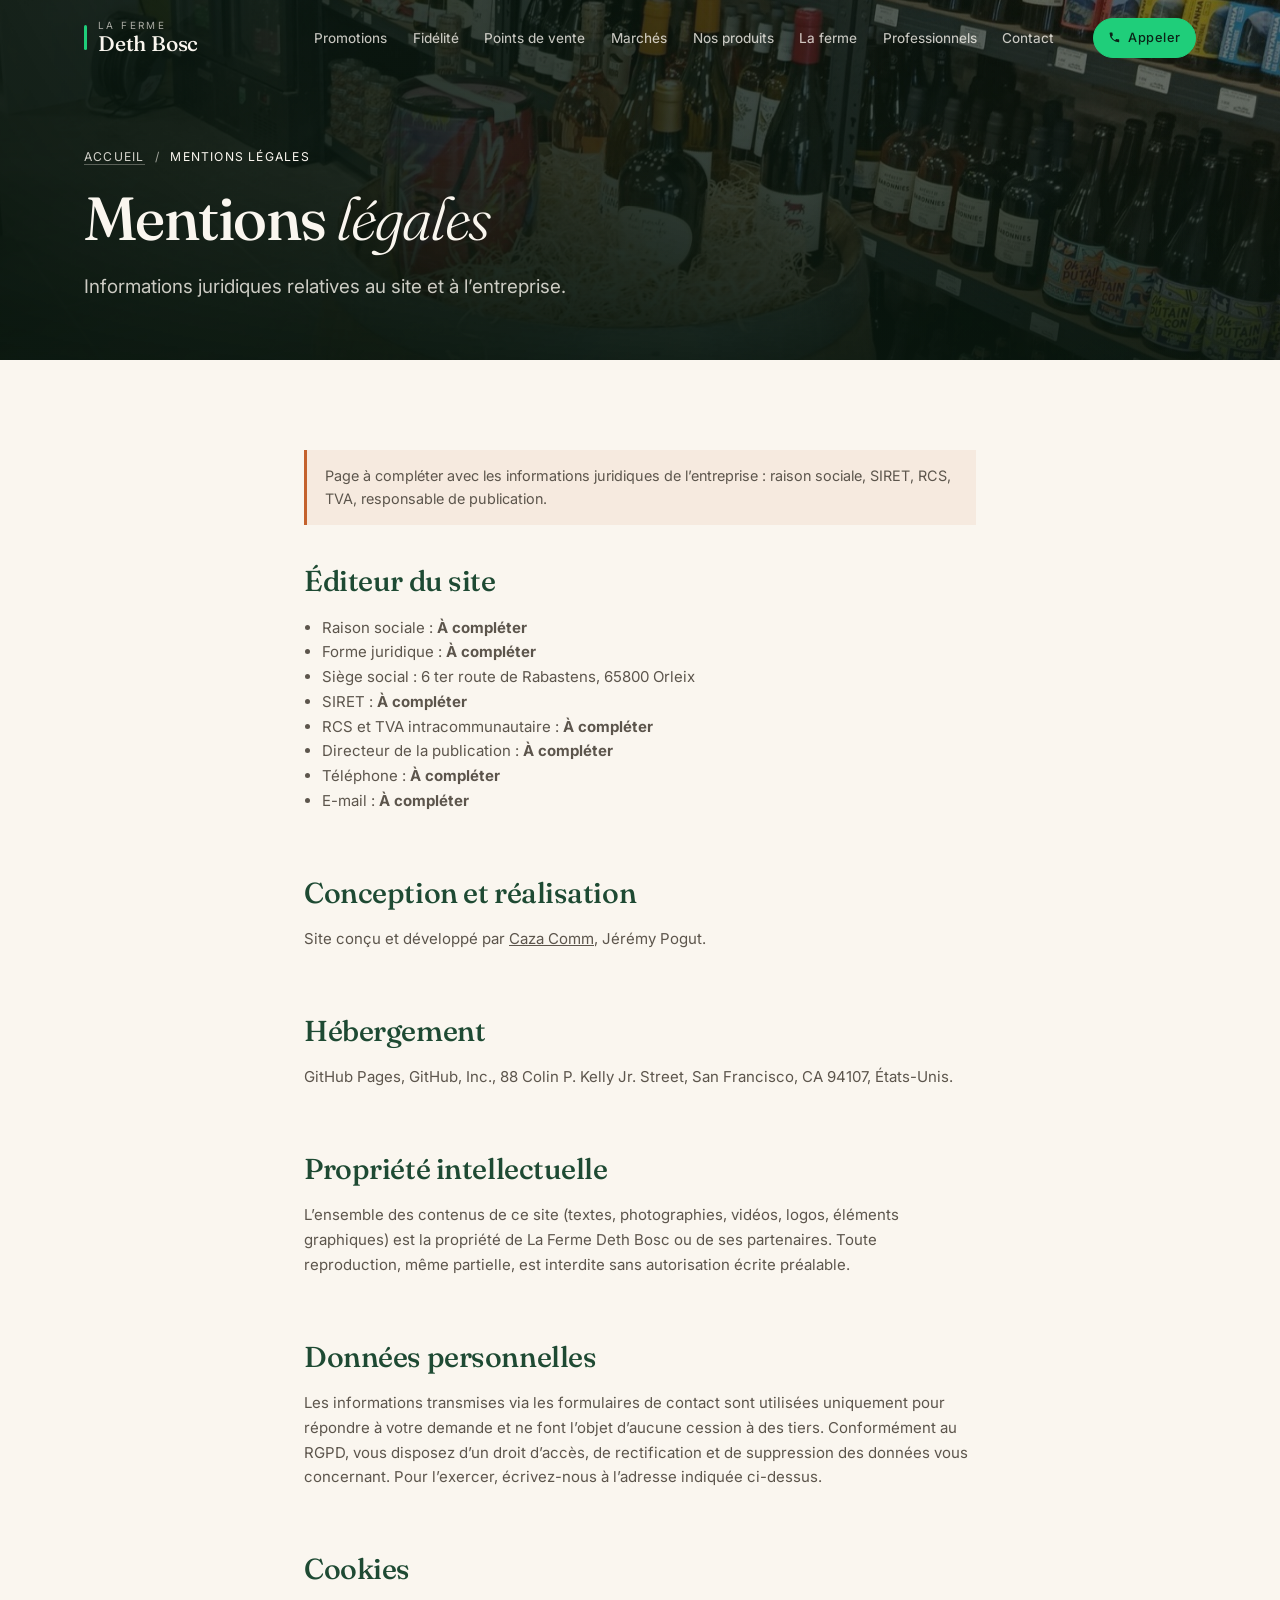
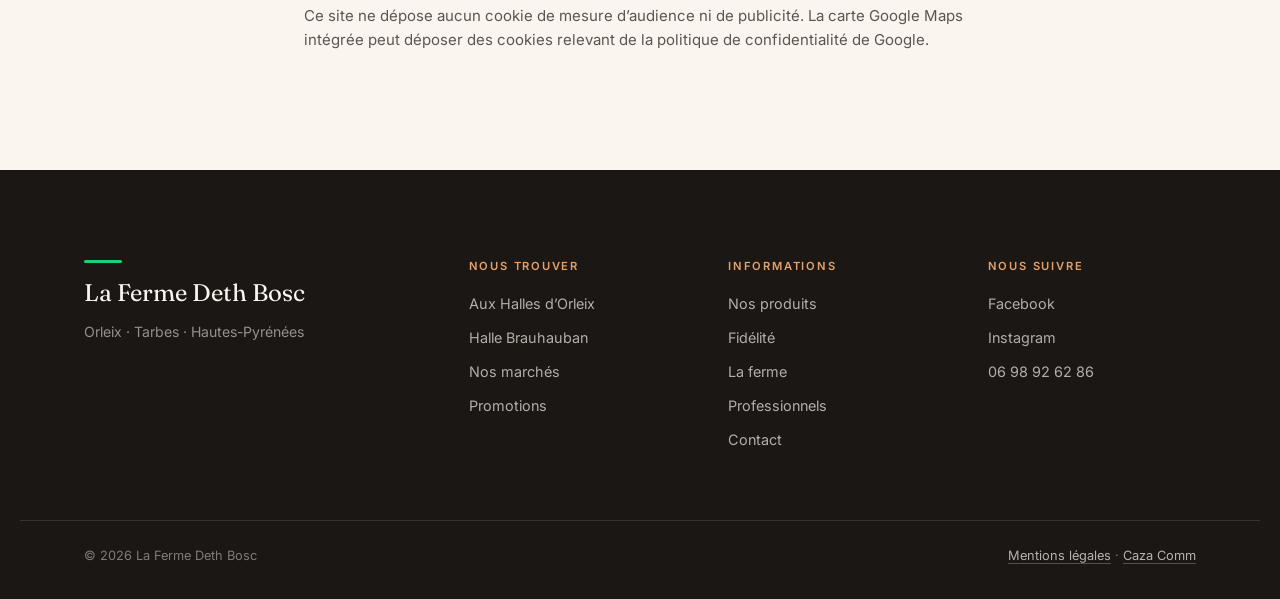
<file: mentions-legales.html>
<!doctype html>
<html lang="fr">
<head>
<meta charset="utf-8">
<meta name="viewport" content="width=device-width, initial-scale=1">
<title>Mentions légales | Ferme Deth Bosc</title>
<meta name="description" content="Mentions légales du site de la Ferme Deth Bosc, primeur et producteur de légumes à Orleix dans les Hautes-Pyrénées.">
<link rel="canonical" href="https://lafermedethbosc.fr/mentions-legales.html">
<meta name="theme-color" content="#1F3D2B">

<meta property="og:type" content="website">
<meta property="og:locale" content="fr_FR">
<meta property="og:site_name" content="La Ferme Deth Bosc">
<meta property="og:title" content="Mentions légales | Ferme Deth Bosc">
<meta property="og:description" content="Mentions légales du site de la Ferme Deth Bosc, primeur et producteur de légumes à Orleix dans les Hautes-Pyrénées.">
<meta property="og:url" content="https://lafermedethbosc.fr/mentions-legales.html">
<meta property="og:image" content="https://lafermedethbosc.fr/assets/img/og-image.jpg">
<meta property="og:image:alt" content="L’étal de fruits et légumes de la Ferme Deth Bosc à Orleix">
<meta name="twitter:card" content="summary_large_image">

<link rel="icon" href="assets/img/favicon.svg" type="image/svg+xml">
<link rel="apple-touch-icon" href="assets/img/favicon.svg">

<link rel="preconnect" href="https://fonts.googleapis.com">
<link rel="preconnect" href="https://fonts.gstatic.com" crossorigin>
<link href="https://fonts.googleapis.com/css2?family=Fraunces:ital,opsz,wght@0,9..144,300..800;1,9..144,300..700&family=Inter:wght@300;400;500;600&display=swap" rel="stylesheet">
<link rel="stylesheet" href="assets/css/style.css">
<meta name="robots" content="noindex, follow">
</head>
<body class="page">

<a class="skip-link" href="#contenu">Aller au contenu</a>

<!-- ===================================================================
     EN-TÊTE COMMUN : identique sur toutes les pages.
     Toute modification ici doit être répercutée sur chaque fichier .html
     =================================================================== -->
<header class="site-header" id="header">
  <div class="shell header-inner">
    <a class="brand" href="index.html" aria-label="La Ferme Deth Bosc, retour à l’accueil">
      <span class="brand__text">
        <span class="brand__line1">La Ferme</span>
        <span class="brand__line2">Deth Bosc</span>
      </span>
    </a>

    <nav class="nav" id="nav" aria-label="Navigation principale">
      <a href="promotions.html">Promotions</a>
      <a href="fidelite.html">Fidélité</a>
      <a href="points-de-vente.html">Points de vente</a>
      <a href="marches.html">Marchés</a>
      <a href="nos-produits.html">Nos produits</a>
      <a href="la-ferme.html">La ferme</a>
      <a href="professionnels.html">Professionnels</a>
      <a href="contact.html">Contact</a>
    </nav>

    <a class="btn btn--sm btn--solid header-cta" href="tel:+33698926286">
      <svg viewBox="0 0 24 24" aria-hidden="true" class="ico"><path d="M6.6 10.8a15.1 15.1 0 0 0 6.6 6.6l2.2-2.2a1 1 0 0 1 1-.25 11.4 11.4 0 0 0 3.6.58 1 1 0 0 1 1 1V20a1 1 0 0 1-1 1A17 17 0 0 1 3 4a1 1 0 0 1 1-1h3.5a1 1 0 0 1 1 1c0 1.25.2 2.46.57 3.6a1 1 0 0 1-.25 1z"/></svg>
      <span>Appeler</span>
    </a>

    <button class="burger" id="burger" aria-expanded="false" aria-controls="nav">
      <span class="burger__bars" aria-hidden="true"><span></span><span></span><span></span></span>
      <span class="burger__label">Menu</span>
    </button>
  </div>
</header>
<main id="contenu" class="legal">
<header class="page-hero">
  <div class="page-hero__media" aria-hidden="true">
    <img src="assets/img/hero/ban-mentions.jpg" alt="" fetchpriority="high">
  </div>
  <div class="page-hero__veil" aria-hidden="true"></div>
  <div class="shell page-hero__inner">
    <nav class="crumb" aria-label="Fil d’Ariane">
      <a href="index.html">Accueil</a>
      <span aria-hidden="true">/</span>
      <span aria-current="page">Mentions légales</span>
    </nav>
    <h1 class="page-hero__title">Mentions <span class="ital">légales</span></h1>
    <p class="page-hero__lead">Informations juridiques relatives au site et à l’entreprise.</p>
  </div>
</header>

<section class="section">
  <div class="shell legal__body">
    <p class="todo">Page à compléter avec les informations juridiques de l’entreprise : raison sociale, SIRET, RCS, TVA, responsable de publication.</p>

    <h2>Éditeur du site</h2>
    <ul>
      <li>Raison sociale : <strong>À compléter</strong></li>
      <li>Forme juridique : <strong>À compléter</strong></li>
      <li>Siège social : 6 ter route de Rabastens, 65800 Orleix</li>
      <li>SIRET : <strong>À compléter</strong></li>
      <li>RCS et TVA intracommunautaire : <strong>À compléter</strong></li>
      <li>Directeur de la publication : <strong>À compléter</strong></li>
      <li>Téléphone : <strong>À compléter</strong></li>
      <li>E-mail : <strong>À compléter</strong></li>
    </ul>

    <h2>Conception et réalisation</h2>
    <p>Site conçu et développé par <a href="https://cazacomm.fr" target="_blank" rel="noopener">Caza Comm</a>, Jérémy Pogut.</p>

    <h2>Hébergement</h2>
    <p>GitHub Pages, GitHub, Inc., 88 Colin P. Kelly Jr. Street, San Francisco, CA 94107, États-Unis.</p>

    <h2>Propriété intellectuelle</h2>
    <p>L’ensemble des contenus de ce site (textes, photographies, vidéos, logos, éléments graphiques) est la propriété de La Ferme Deth Bosc ou de ses partenaires. Toute reproduction, même partielle, est interdite sans autorisation écrite préalable.</p>

    <h2>Données personnelles</h2>
    <p>Les informations transmises via les formulaires de contact sont utilisées uniquement pour répondre à votre demande et ne font l’objet d’aucune cession à des tiers. Conformément au RGPD, vous disposez d’un droit d’accès, de rectification et de suppression des données vous concernant. Pour l’exercer, écrivez-nous à l’adresse indiquée ci-dessus.</p>

    <h2>Cookies</h2>
    <p>Ce site ne dépose aucun cookie de mesure d’audience ni de publicité. La carte Google Maps intégrée peut déposer des cookies relevant de la politique de confidentialité de Google.</p>
  </div>
</section>

</main>

<script type="application/ld+json">
{
  "@context": "https://schema.org",
  "@type": "BreadcrumbList",
  "itemListElement": [
    { "@type": "ListItem", "position": 1, "name": "Accueil", "item": "https://lafermedethbosc.fr/" },
    { "@type": "ListItem", "position": 2, "name": "Mentions légales", "item": "https://lafermedethbosc.fr/mentions-legales.html" }
  ]
}
</script>

<!-- ===================================================================
     PIED DE PAGE COMMUN : identique sur toutes les pages.
     =================================================================== -->
<footer class="site-footer">
  <div class="shell footer__grid">
    <div class="footer__brand">
      <p class="footer__name">La Ferme Deth Bosc</p>
      <p class="footer__tag">Orleix · Tarbes · Hautes-Pyrénées</p>
    </div>
    <nav class="footer__col" aria-label="Nous trouver">
      <h3>Nous trouver</h3>
      <a href="points-de-vente.html">Aux Halles d’Orleix</a>
      <a href="points-de-vente.html#brauhauban">Halle Brauhauban</a>
      <a href="marches.html">Nos marchés</a>
      <a href="promotions.html">Promotions</a>
    </nav>
    <nav class="footer__col" aria-label="Informations">
      <h3>Informations</h3>
      <a href="nos-produits.html">Nos produits</a>
      <a href="fidelite.html">Fidélité</a>
      <a href="la-ferme.html">La ferme</a>
      <a href="professionnels.html">Professionnels</a>
      <a href="contact.html">Contact</a>
    </nav>
    <div class="footer__col">
      <h3>Nous suivre</h3>
      <a href="https://www.facebook.com/laFermeDethBosc/" target="_blank" rel="noopener">Facebook</a>
      <a href="https://www.instagram.com/lafermedethbosc/" target="_blank" rel="noopener">Instagram</a>
      <a href="tel:+33698926286">06 98 92 62 86</a>
    </div>
  </div>
  <div class="shell footer__bottom">
    <p>© <span id="year">2026</span> La Ferme Deth Bosc</p>
    <p><a href="mentions-legales.html">Mentions légales</a> · <a href="https://cazacomm.fr" target="_blank" rel="noopener">Caza Comm</a></p>
  </div>
</footer>

<script src="assets/js/main.js" defer></script>
</body>
</html>
</file>
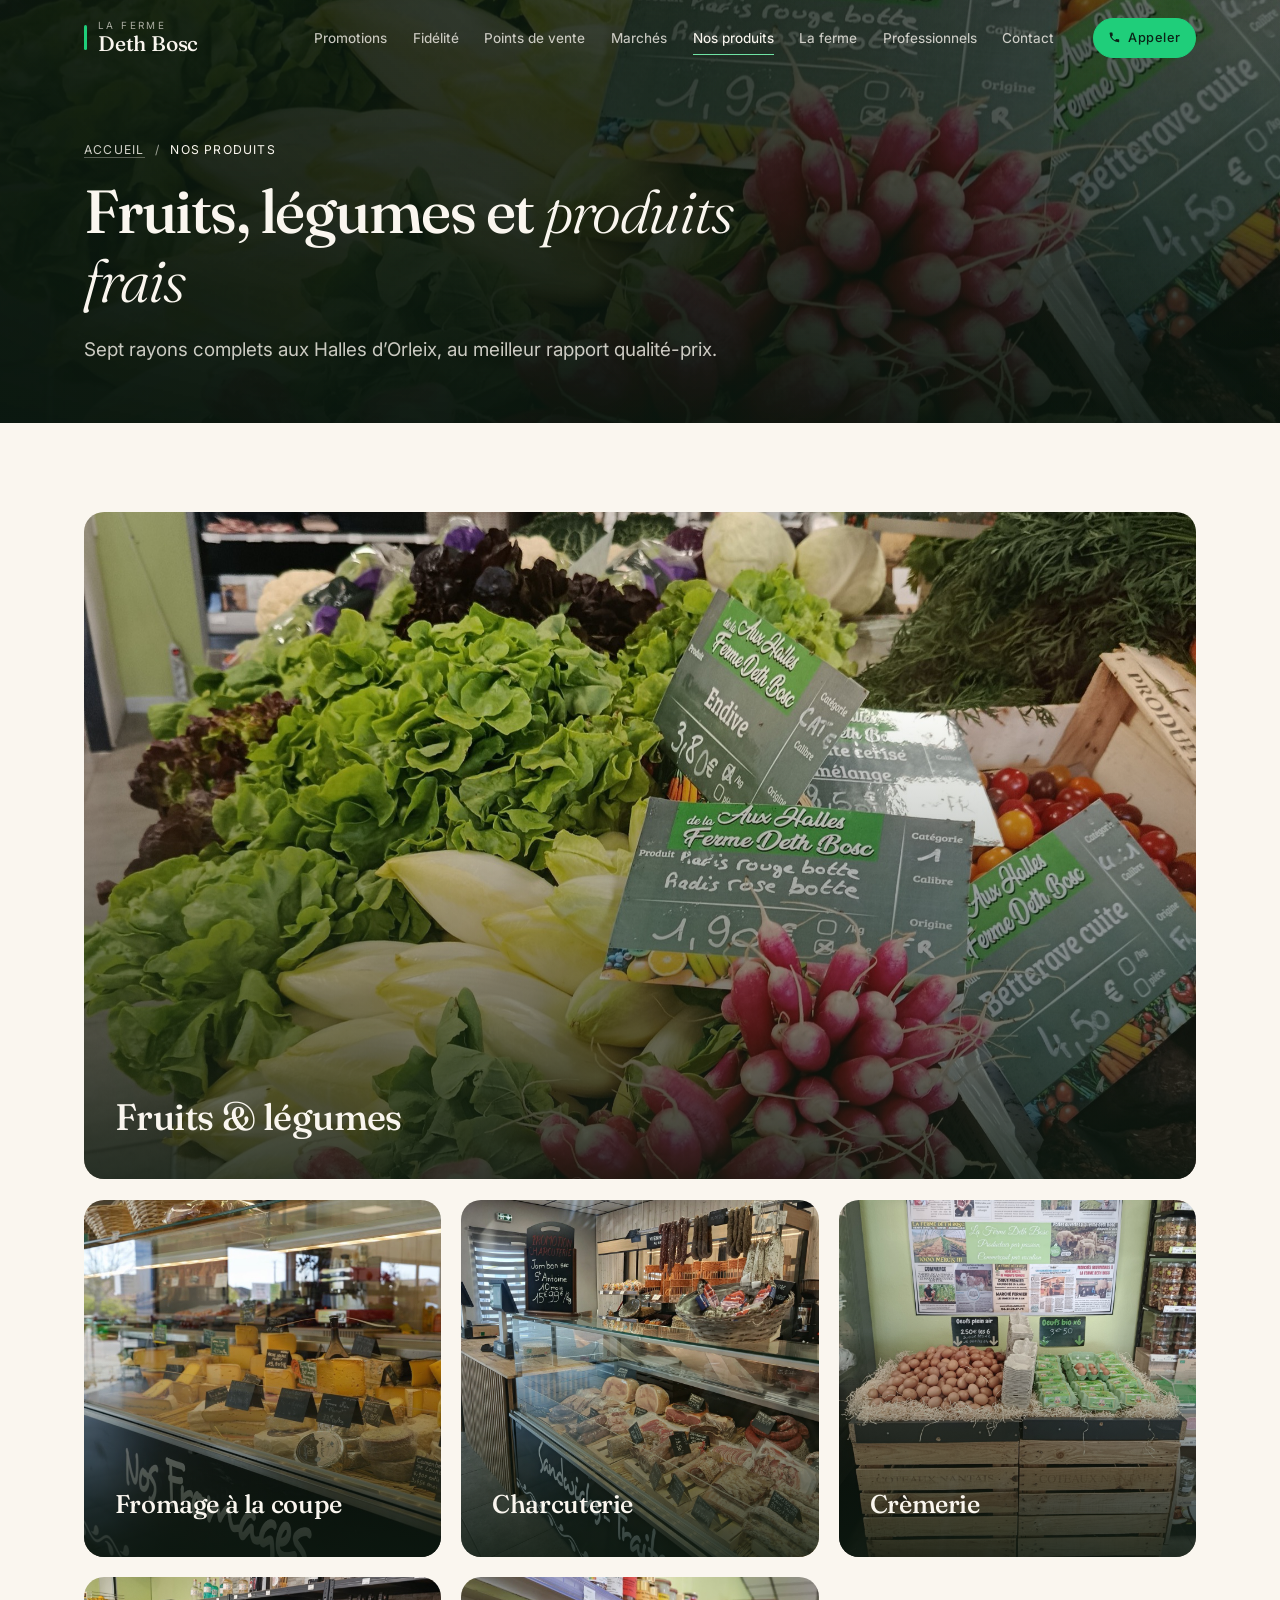
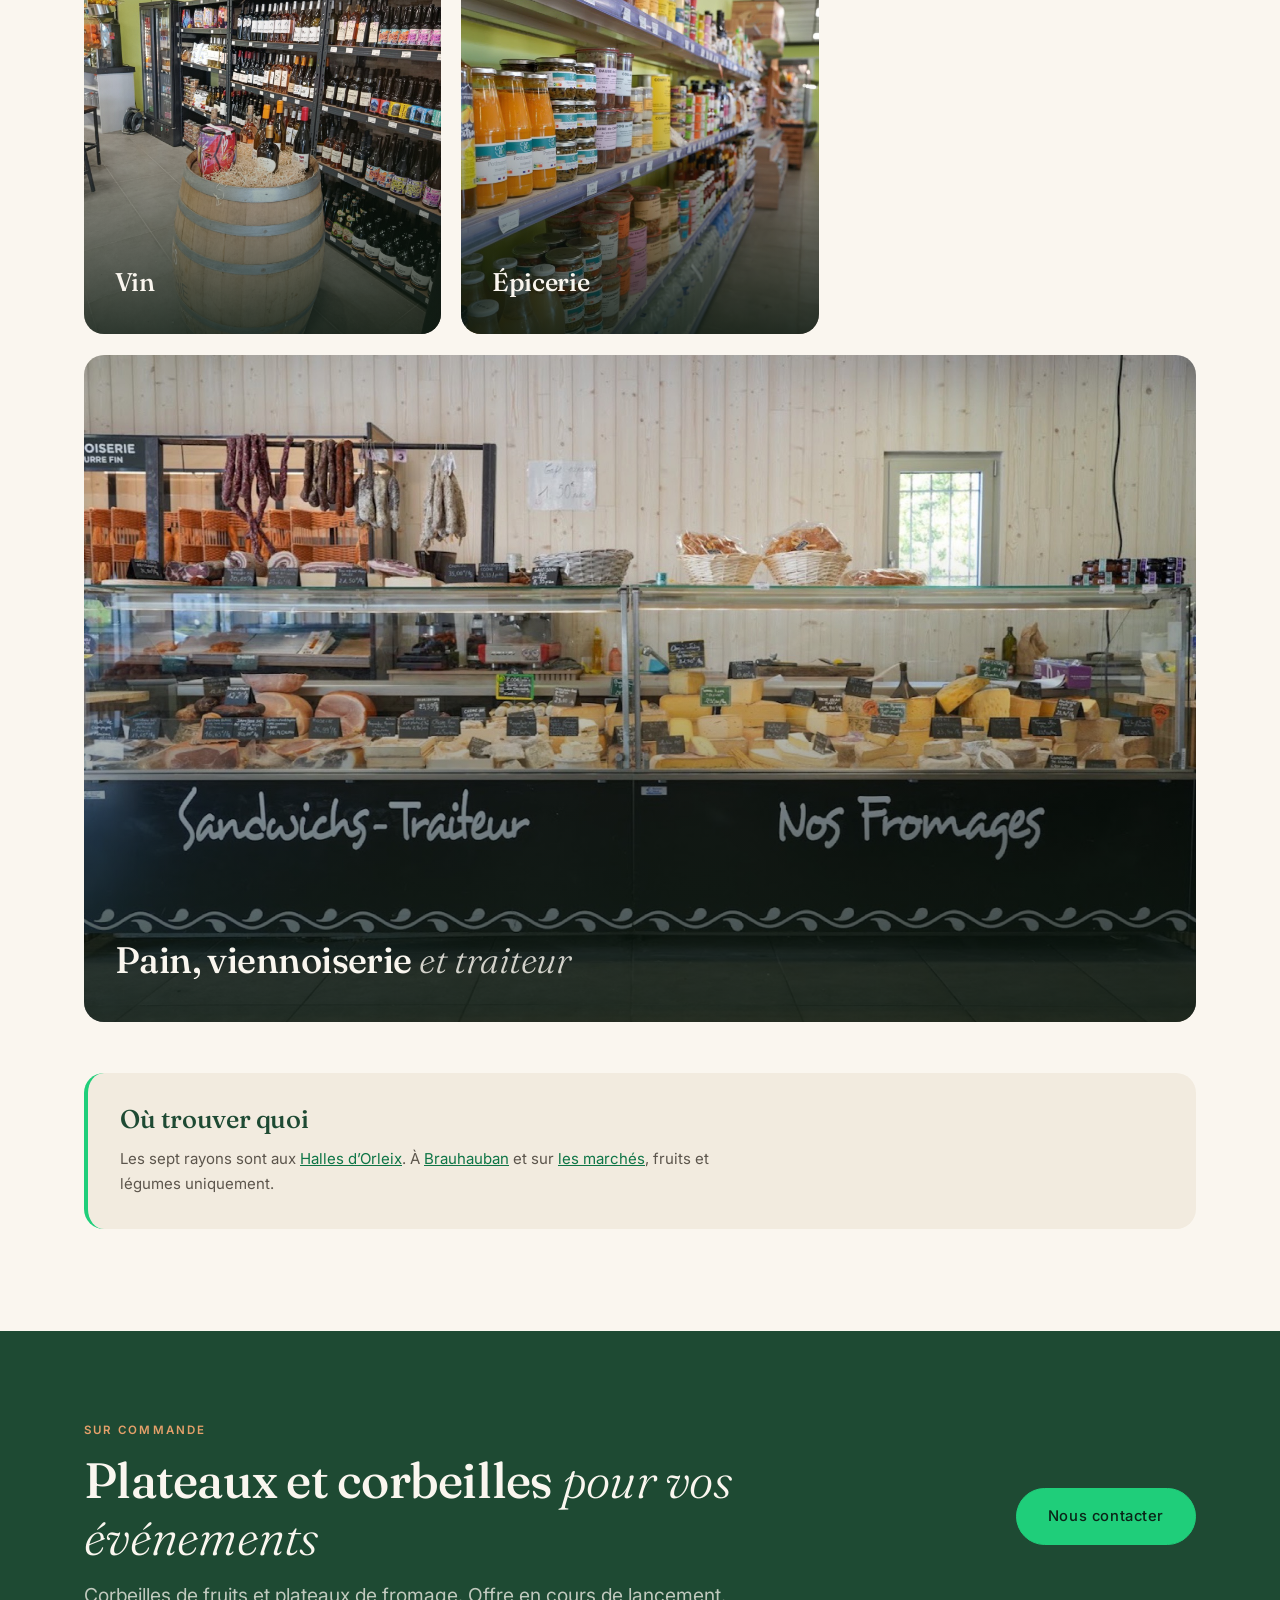
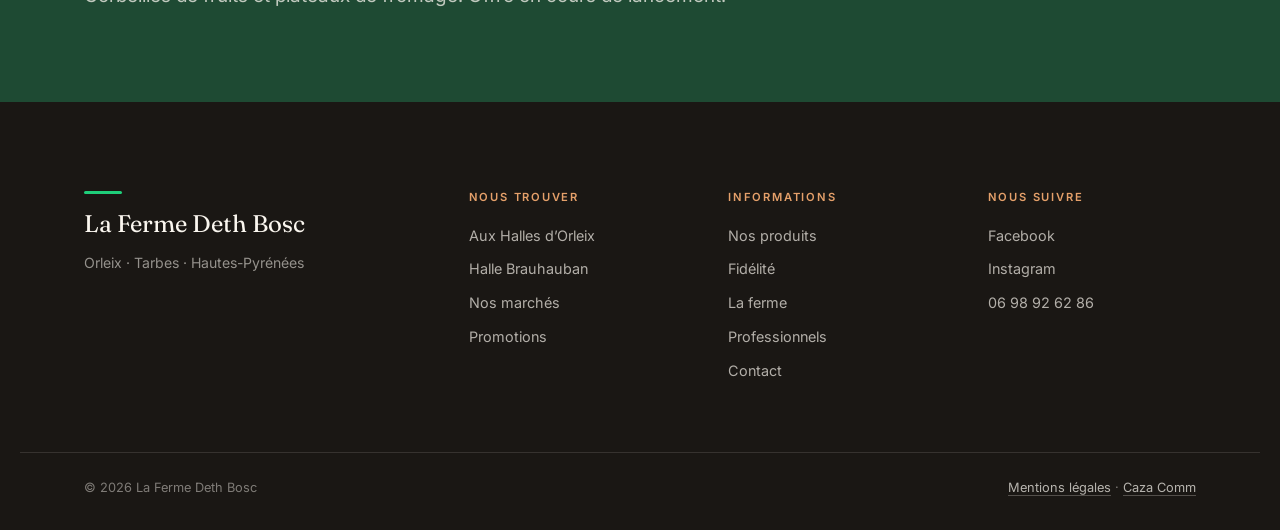
<file: nos-produits.html>
<!doctype html>
<html lang="fr">
<head>
<meta charset="utf-8">
<meta name="viewport" content="width=device-width, initial-scale=1">
<title>Fruits, légumes, fromages et produits frais | Ferme Deth Bosc</title>
<meta name="description" content="Fruits et légumes de saison, fromage à la coupe, charcuterie, crèmerie, œufs, vin, pain et épicerie. Produits frais et locaux au meilleur prix, à Orleix.">
<link rel="canonical" href="https://lafermedethbosc.fr/nos-produits.html">
<meta name="theme-color" content="#1F3D2B">

<meta property="og:type" content="website">
<meta property="og:locale" content="fr_FR">
<meta property="og:site_name" content="La Ferme Deth Bosc">
<meta property="og:title" content="Fruits, légumes, fromages et produits frais | Ferme Deth Bosc">
<meta property="og:description" content="Fruits et légumes de saison, fromage à la coupe, charcuterie, crèmerie, œufs, vin, pain et épicerie. Produits frais et locaux au meilleur prix, à Orleix.">
<meta property="og:url" content="https://lafermedethbosc.fr/nos-produits.html">
<meta property="og:image" content="https://lafermedethbosc.fr/assets/img/og-image.jpg">
<meta property="og:image:alt" content="L’étal de fruits et légumes de la Ferme Deth Bosc à Orleix">
<meta name="twitter:card" content="summary_large_image">

<link rel="icon" href="assets/img/favicon.svg" type="image/svg+xml">
<link rel="apple-touch-icon" href="assets/img/favicon.svg">

<link rel="preconnect" href="https://fonts.googleapis.com">
<link rel="preconnect" href="https://fonts.gstatic.com" crossorigin>
<link href="https://fonts.googleapis.com/css2?family=Fraunces:ital,opsz,wght@0,9..144,300..800;1,9..144,300..700&family=Inter:wght@300;400;500;600&display=swap" rel="stylesheet">
<link rel="stylesheet" href="assets/css/style.css">
</head>
<body class="page">

<a class="skip-link" href="#contenu">Aller au contenu</a>

<!-- ===================================================================
     EN-TÊTE COMMUN : identique sur toutes les pages.
     Toute modification ici doit être répercutée sur chaque fichier .html
     =================================================================== -->
<header class="site-header" id="header">
  <div class="shell header-inner">
    <a class="brand" href="index.html" aria-label="La Ferme Deth Bosc, retour à l’accueil">
      <span class="brand__text">
        <span class="brand__line1">La Ferme</span>
        <span class="brand__line2">Deth Bosc</span>
      </span>
    </a>

    <nav class="nav" id="nav" aria-label="Navigation principale">
      <a href="promotions.html">Promotions</a>
      <a href="fidelite.html">Fidélité</a>
      <a href="points-de-vente.html">Points de vente</a>
      <a href="marches.html">Marchés</a>
      <a href="nos-produits.html" class="is-active" aria-current="page">Nos produits</a>
      <a href="la-ferme.html">La ferme</a>
      <a href="professionnels.html">Professionnels</a>
      <a href="contact.html">Contact</a>
    </nav>

    <a class="btn btn--sm btn--solid header-cta" href="tel:+33698926286">
      <svg viewBox="0 0 24 24" aria-hidden="true" class="ico"><path d="M6.6 10.8a15.1 15.1 0 0 0 6.6 6.6l2.2-2.2a1 1 0 0 1 1-.25 11.4 11.4 0 0 0 3.6.58 1 1 0 0 1 1 1V20a1 1 0 0 1-1 1A17 17 0 0 1 3 4a1 1 0 0 1 1-1h3.5a1 1 0 0 1 1 1c0 1.25.2 2.46.57 3.6a1 1 0 0 1-.25 1z"/></svg>
      <span>Appeler</span>
    </a>

    <button class="burger" id="burger" aria-expanded="false" aria-controls="nav">
      <span class="burger__bars" aria-hidden="true"><span></span><span></span><span></span></span>
      <span class="burger__label">Menu</span>
    </button>
  </div>
</header>
<main id="contenu">
<header class="page-hero">
  <div class="page-hero__media" aria-hidden="true">
    <img src="assets/img/hero/ban-nos-produits.jpg" alt="" fetchpriority="high">
  </div>
  <div class="page-hero__veil" aria-hidden="true"></div>
  <div class="shell page-hero__inner">
    <nav class="crumb" aria-label="Fil d’Ariane">
      <a href="index.html">Accueil</a>
      <span aria-hidden="true">/</span>
      <span aria-current="page">Nos produits</span>
    </nav>
    <h1 class="page-hero__title">Fruits, légumes et <span class="ital">produits frais</span></h1>
    <p class="page-hero__lead">Sept rayons complets aux Halles d’Orleix, au meilleur rapport qualité-prix.</p>
  </div>
</header>

<section class="section">
  <div class="shell">
    <div class="rayons">
      <article class="rayon rayon--wide reveal" id="fruits-legumes">
        <img src="assets/img/rayons/fruits-legumes.jpg" alt="Radis, endives et salades en rayon aux Halles d’Orleix" loading="lazy" width="2000" height="1400">
        <div class="rayon__txt"><h2>Fruits &amp; légumes</h2><p>Nos productions et une sélection quotidienne, sur tous nos points de vente.</p></div>
      </article>
      <article class="rayon reveal" id="fromage">
        <img src="assets/img/rayons/fromage.jpg" alt="La vitrine Nos Fromages, coupe à la demande" loading="lazy" width="1360" height="1360">
        <div class="rayon__txt"><h2>Fromage à la coupe</h2><p>Coupé devant vous. Tommes, camembert de Lourdes, production locale.</p></div>
      </article>
      <article class="rayon reveal" id="charcuterie">
        <img src="assets/img/rayons/charcuterie.jpg" alt="Le comptoir charcuterie et les saucissons suspendus" loading="lazy" width="1200" height="1200">
        <div class="rayon__txt"><h2>Charcuterie</h2><p>Jambons, saucissons secs, terrines.</p></div>
      </article>
      <article class="rayon reveal" id="cremerie">
        <img src="assets/img/rayons/cremerie.jpg" alt="Les œufs plein air et bio, devant le panneau Agriculture" loading="lazy" width="1200" height="1200">
        <div class="rayon__txt"><h2>Crèmerie</h2><p>Œufs plein air et bio, beurre, produits laitiers.</p></div>
      </article>
      <article class="rayon reveal" id="vin">
        <img src="assets/img/rayons/vin.jpg" alt="La cave à vin des Halles d’Orleix" loading="lazy" width="1200" height="1200">
        <div class="rayon__txt"><h2>Vin</h2><p>Une cave courte et bien choisie.</p></div>
      </article>
      <article class="rayon reveal" id="epicerie">
        <img src="assets/img/rayons/epicerie.jpg" alt="L’allée épicerie, jus et conserves" loading="lazy" width="1360" height="1360">
        <div class="rayon__txt"><h2>Épicerie</h2><p>Jus, conserves, condiments.</p></div>
      </article>
      <article class="rayon rayon--wide reveal" id="pain">
        <img src="assets/img/rayons/pain.jpg" alt="Le comptoir traiteur, les paniers de pain et la vitrine de charcuterie" loading="lazy" width="2000" height="1400">
        <div class="rayon__txt"><h2>Pain, viennoiserie <span class="ital">et traiteur</span></h2><p>Dépôt de pain, viennoiserie au beurre fin, sandwichs et traiteur.</p></div>
      </article>
    </div>

    <div class="notice reveal">
      <h2>Où trouver quoi</h2>
      <p>Les sept rayons sont aux <a href="points-de-vente.html#orleix">Halles d’Orleix</a>. À <a href="points-de-vente.html#brauhauban">Brauhauban</a> et sur <a href="marches.html">les marchés</a>, fruits et légumes uniquement.</p>
    </div>
  </div>
</section>

<section class="band">
  <div class="shell band__inner">
    <div class="reveal">
      <p class="eyebrow">Sur commande</p>
      <h2 class="sec-title">Plateaux et corbeilles <span class="ital">pour vos événements</span></h2>
      <p class="sec-lead">Corbeilles de fruits et plateaux de fromage. Offre en cours de lancement.</p>
    </div>
    <div class="band__cta reveal">
      <a class="btn btn--solid btn--lg" href="contact.html">Nous contacter</a>
    </div>
  </div>
</section>

</main>

<script type="application/ld+json">
{
  "@context": "https://schema.org",
  "@type": "BreadcrumbList",
  "itemListElement": [
    { "@type": "ListItem", "position": 1, "name": "Accueil", "item": "https://lafermedethbosc.fr/" },
    { "@type": "ListItem", "position": 2, "name": "Nos produits", "item": "https://lafermedethbosc.fr/nos-produits.html" }
  ]
}
</script>

<!-- ===================================================================
     PIED DE PAGE COMMUN : identique sur toutes les pages.
     =================================================================== -->
<footer class="site-footer">
  <div class="shell footer__grid">
    <div class="footer__brand">
      <p class="footer__name">La Ferme Deth Bosc</p>
      <p class="footer__tag">Orleix · Tarbes · Hautes-Pyrénées</p>
    </div>
    <nav class="footer__col" aria-label="Nous trouver">
      <h3>Nous trouver</h3>
      <a href="points-de-vente.html">Aux Halles d’Orleix</a>
      <a href="points-de-vente.html#brauhauban">Halle Brauhauban</a>
      <a href="marches.html">Nos marchés</a>
      <a href="promotions.html">Promotions</a>
    </nav>
    <nav class="footer__col" aria-label="Informations">
      <h3>Informations</h3>
      <a href="nos-produits.html">Nos produits</a>
      <a href="fidelite.html">Fidélité</a>
      <a href="la-ferme.html">La ferme</a>
      <a href="professionnels.html">Professionnels</a>
      <a href="contact.html">Contact</a>
    </nav>
    <div class="footer__col">
      <h3>Nous suivre</h3>
      <a href="https://www.facebook.com/laFermeDethBosc/" target="_blank" rel="noopener">Facebook</a>
      <a href="https://www.instagram.com/lafermedethbosc/" target="_blank" rel="noopener">Instagram</a>
      <a href="tel:+33698926286">06 98 92 62 86</a>
    </div>
  </div>
  <div class="shell footer__bottom">
    <p>© <span id="year">2026</span> La Ferme Deth Bosc</p>
    <p><a href="mentions-legales.html">Mentions légales</a> · <a href="https://cazacomm.fr" target="_blank" rel="noopener">Caza Comm</a></p>
  </div>
</footer>

<script src="assets/js/main.js" defer></script>
</body>
</html>
</file>
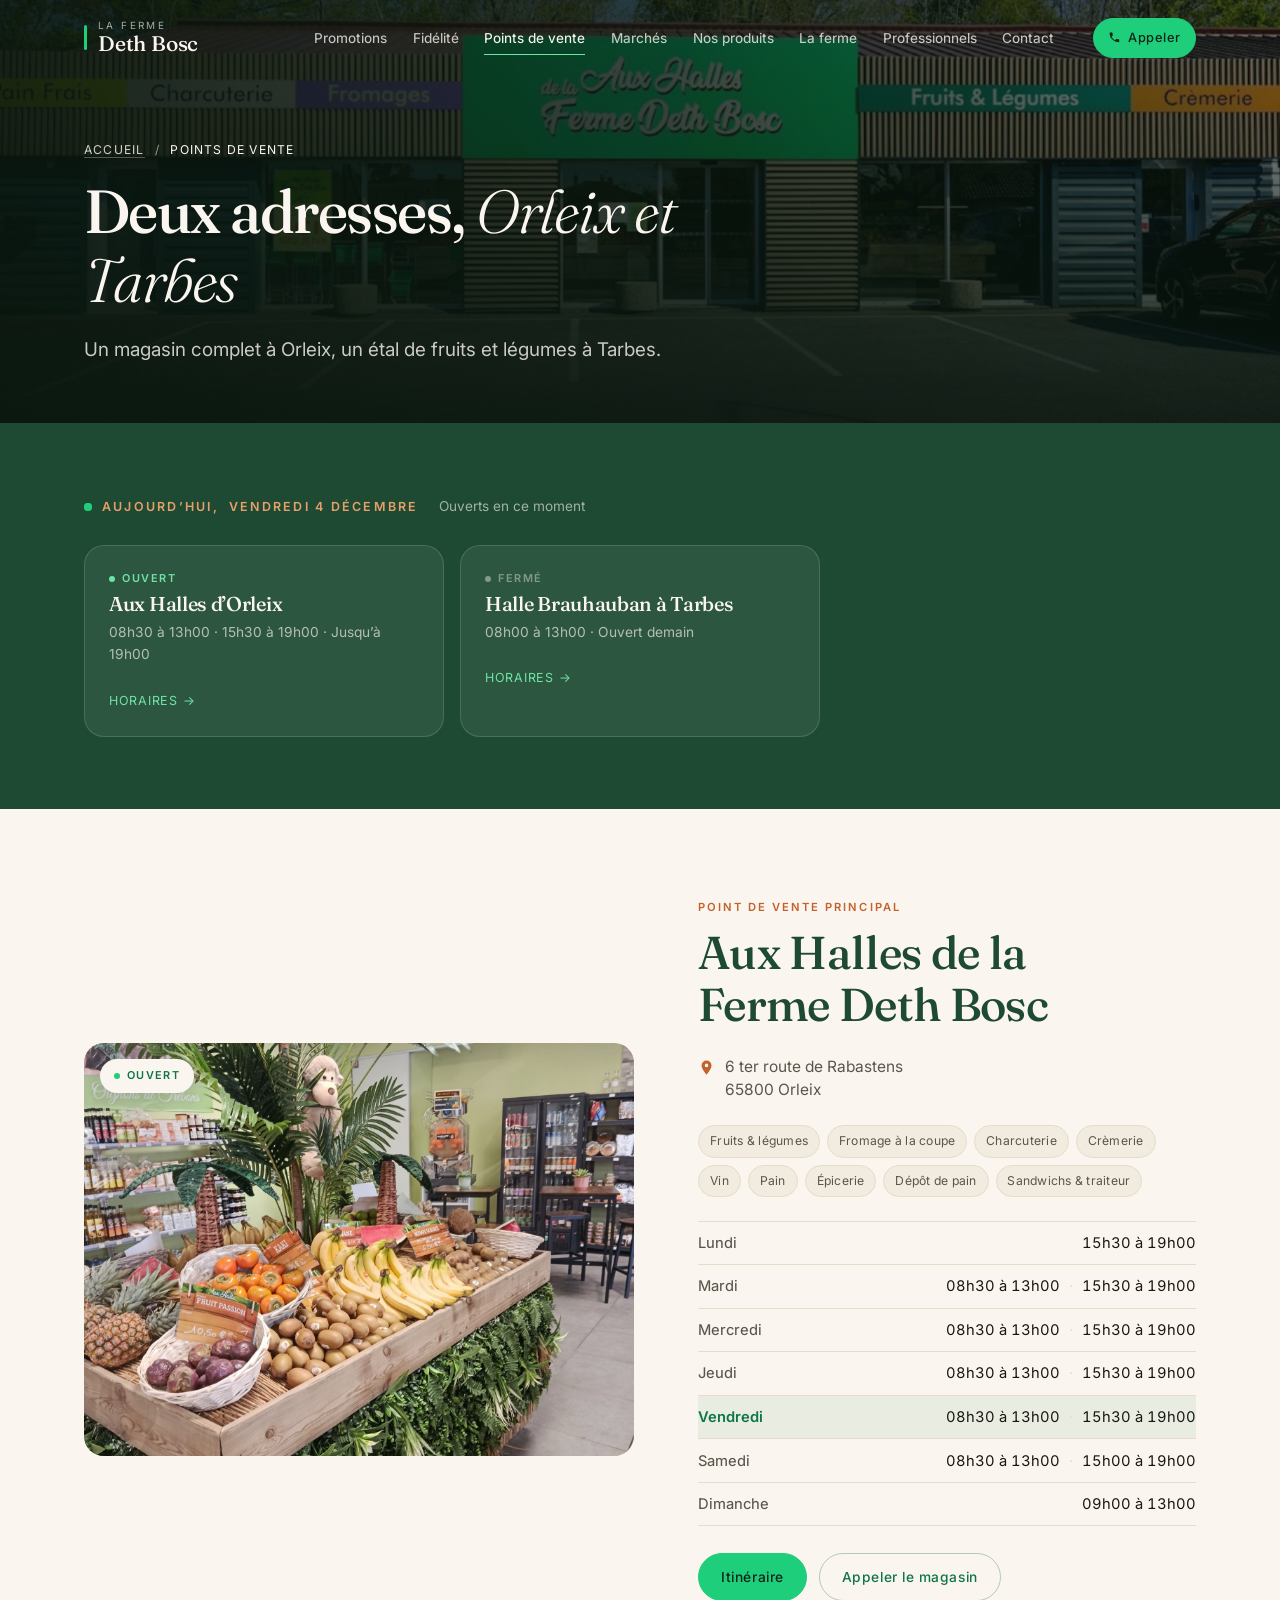
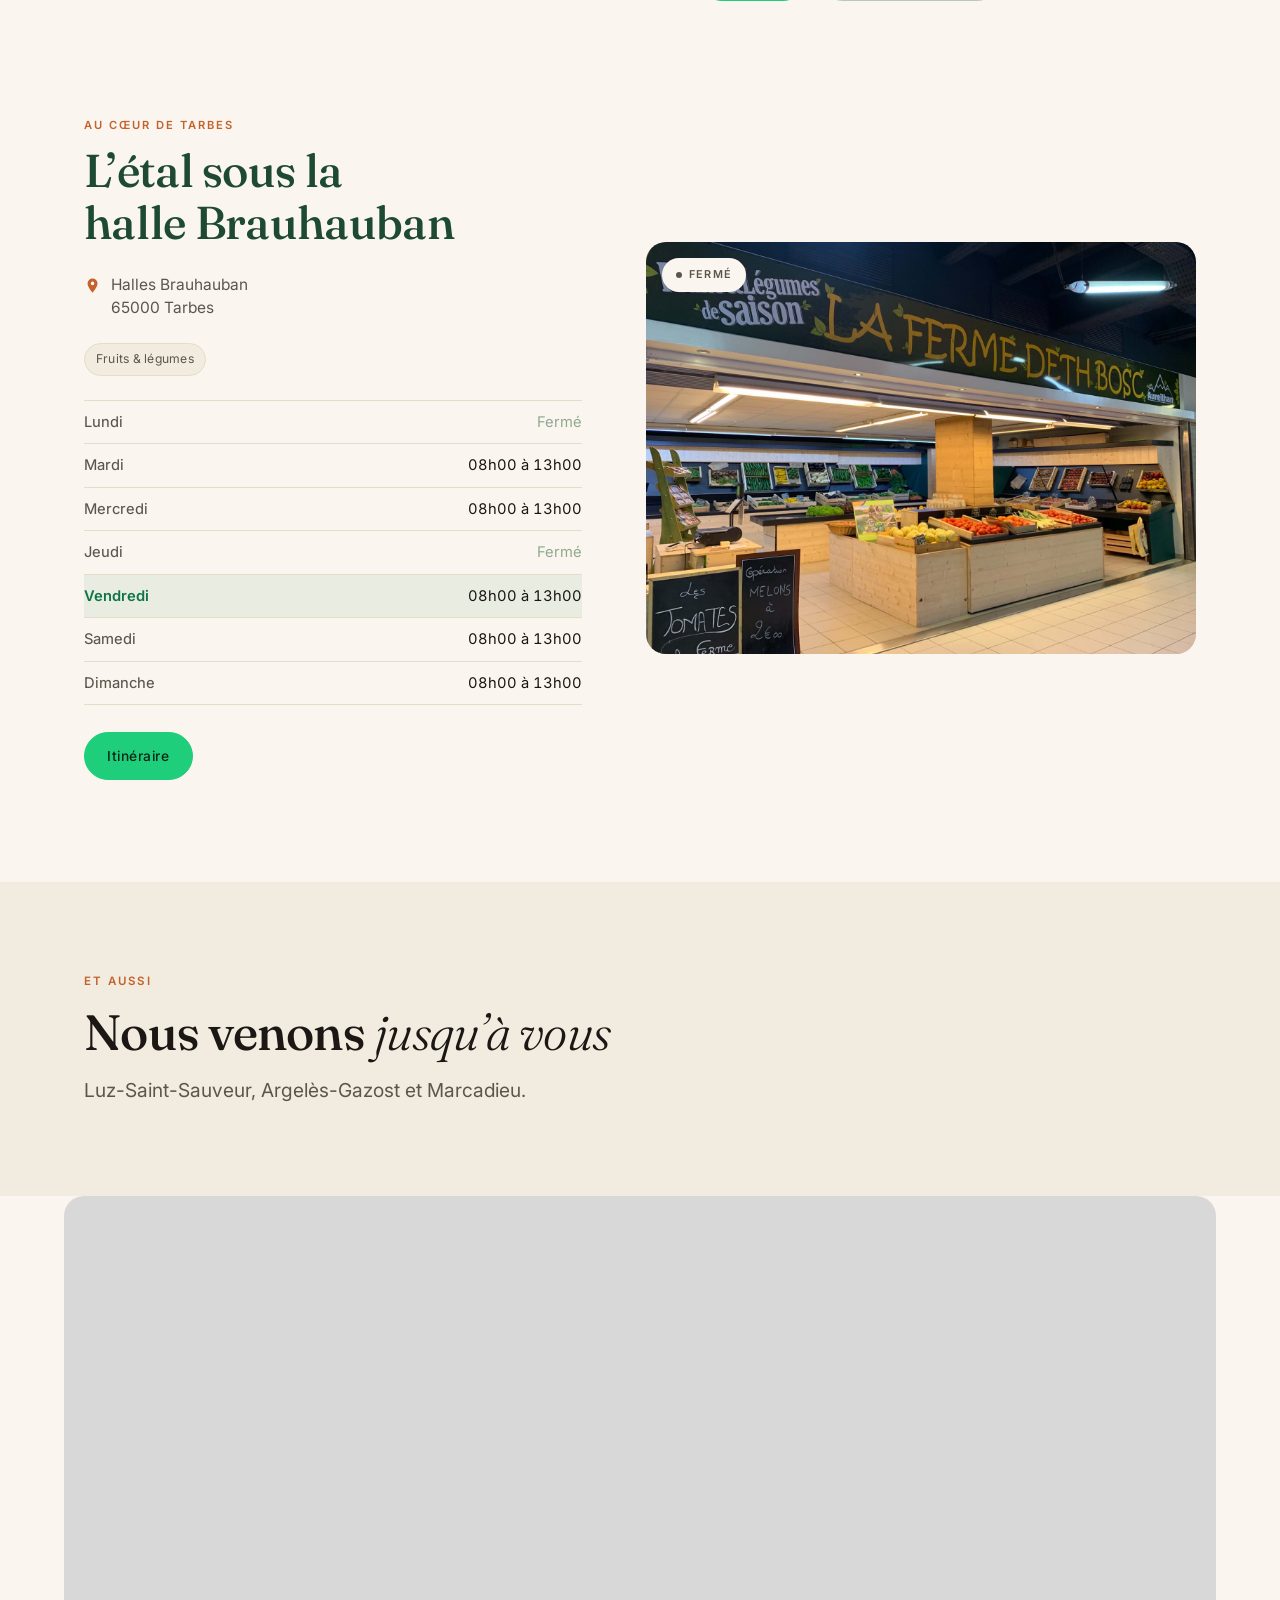
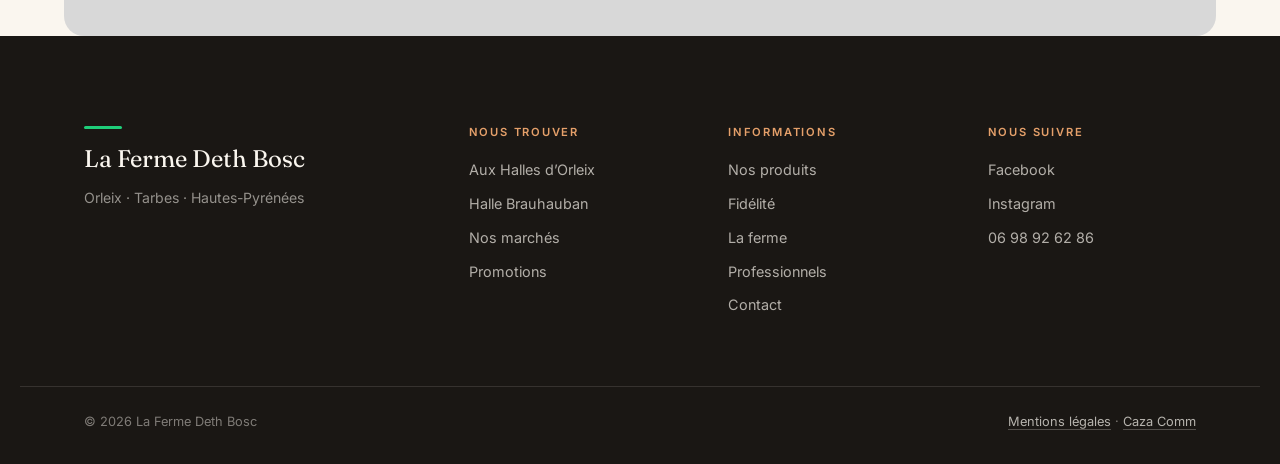
<file: points-de-vente.html>
<!doctype html>
<html lang="fr">
<head>
<meta charset="utf-8">
<meta name="viewport" content="width=device-width, initial-scale=1">
<title>Nos points de vente à Orleix et Tarbes | Ferme Deth Bosc</title>
<meta name="description" content="Magasin de producteur ouvert 7j/7 à Orleix, route de Rabastens, et étal de fruits et légumes sous la halle Brauhauban à Tarbes. Horaires du jour et itinéraires.">
<link rel="canonical" href="https://lafermedethbosc.fr/points-de-vente.html">
<meta name="theme-color" content="#1F3D2B">

<meta property="og:type" content="website">
<meta property="og:locale" content="fr_FR">
<meta property="og:site_name" content="La Ferme Deth Bosc">
<meta property="og:title" content="Nos points de vente à Orleix et Tarbes | Ferme Deth Bosc">
<meta property="og:description" content="Magasin de producteur ouvert 7j/7 à Orleix, route de Rabastens, et étal de fruits et légumes sous la halle Brauhauban à Tarbes. Horaires du jour et itinéraires.">
<meta property="og:url" content="https://lafermedethbosc.fr/points-de-vente.html">
<meta property="og:image" content="https://lafermedethbosc.fr/assets/img/og-image.jpg">
<meta property="og:image:alt" content="L’étal de fruits et légumes de la Ferme Deth Bosc à Orleix">
<meta name="twitter:card" content="summary_large_image">

<link rel="icon" href="assets/img/favicon.svg" type="image/svg+xml">
<link rel="apple-touch-icon" href="assets/img/favicon.svg">

<link rel="preconnect" href="https://fonts.googleapis.com">
<link rel="preconnect" href="https://fonts.gstatic.com" crossorigin>
<link href="https://fonts.googleapis.com/css2?family=Fraunces:ital,opsz,wght@0,9..144,300..800;1,9..144,300..700&family=Inter:wght@300;400;500;600&display=swap" rel="stylesheet">
<link rel="stylesheet" href="assets/css/style.css">
</head>
<body class="page">

<a class="skip-link" href="#contenu">Aller au contenu</a>

<!-- ===================================================================
     EN-TÊTE COMMUN : identique sur toutes les pages.
     Toute modification ici doit être répercutée sur chaque fichier .html
     =================================================================== -->
<header class="site-header" id="header">
  <div class="shell header-inner">
    <a class="brand" href="index.html" aria-label="La Ferme Deth Bosc, retour à l’accueil">
      <span class="brand__text">
        <span class="brand__line1">La Ferme</span>
        <span class="brand__line2">Deth Bosc</span>
      </span>
    </a>

    <nav class="nav" id="nav" aria-label="Navigation principale">
      <a href="promotions.html">Promotions</a>
      <a href="fidelite.html">Fidélité</a>
      <a href="points-de-vente.html" class="is-active" aria-current="page">Points de vente</a>
      <a href="marches.html">Marchés</a>
      <a href="nos-produits.html">Nos produits</a>
      <a href="la-ferme.html">La ferme</a>
      <a href="professionnels.html">Professionnels</a>
      <a href="contact.html">Contact</a>
    </nav>

    <a class="btn btn--sm btn--solid header-cta" href="tel:+33698926286">
      <svg viewBox="0 0 24 24" aria-hidden="true" class="ico"><path d="M6.6 10.8a15.1 15.1 0 0 0 6.6 6.6l2.2-2.2a1 1 0 0 1 1-.25 11.4 11.4 0 0 0 3.6.58 1 1 0 0 1 1 1V20a1 1 0 0 1-1 1A17 17 0 0 1 3 4a1 1 0 0 1 1-1h3.5a1 1 0 0 1 1 1c0 1.25.2 2.46.57 3.6a1 1 0 0 1-.25 1z"/></svg>
      <span>Appeler</span>
    </a>

    <button class="burger" id="burger" aria-expanded="false" aria-controls="nav">
      <span class="burger__bars" aria-hidden="true"><span></span><span></span><span></span></span>
      <span class="burger__label">Menu</span>
    </button>
  </div>
</header>
<main id="contenu">
<header class="page-hero">
  <div class="page-hero__media" aria-hidden="true">
    <img src="assets/img/hero/ban-points-de-vente.jpg" alt="" fetchpriority="high">
  </div>
  <div class="page-hero__veil" aria-hidden="true"></div>
  <div class="shell page-hero__inner">
    <nav class="crumb" aria-label="Fil d’Ariane">
      <a href="index.html">Accueil</a>
      <span aria-hidden="true">/</span>
      <span aria-current="page">Points de vente</span>
    </nav>
    <h1 class="page-hero__title">Deux adresses, <span class="ital">Orleix et Tarbes</span></h1>
    <p class="page-hero__lead">Un magasin complet à Orleix, un étal de fruits et légumes à Tarbes.</p>
  </div>
</header>

<section class="today" id="aujourdhui" aria-labelledby="today-title">
  <div class="shell">
    <div class="today__head">
      <h2 id="today-title" class="today__title">
        <span class="pulse" aria-hidden="true"></span>
        Aujourd’hui, <span id="today-date"></span>
      </h2>
      <p class="today__sub">Ouverts en ce moment</p>
    </div>
    <div class="today__grid" id="today-grid"></div>
  </div>
</section>

<section class="section section--shops">
  <div class="shell">
    <div class="shops">

      <article class="shop reveal" id="orleix">
        <div class="shop__media">
          <img src="assets/img/points-de-vente/orleix-2.jpg" alt="L’intérieur des Halles de la Ferme Deth Bosc à Orleix, après rénovation" loading="lazy" width="1600" height="1200">
          <span class="shop__badge" data-open-badge="orleix"></span>
        </div>
        <div class="shop__body">
          <p class="shop__kicker">Point de vente principal</p>
          <h2 class="shop__name">Aux Halles de la<br>Ferme Deth Bosc</h2>
          <p class="shop__addr">
            <svg viewBox="0 0 24 24" class="ico" aria-hidden="true"><path d="M12 2a7 7 0 0 0-7 7c0 5.25 7 13 7 13s7-7.75 7-13a7 7 0 0 0-7-7m0 9.5A2.5 2.5 0 1 1 12 6.5a2.5 2.5 0 0 1 0 5"/></svg>
            6 ter route de Rabastens<br>65800 Orleix
          </p>

          <ul class="shop__tags">
            <li>Fruits &amp; légumes</li>
            <li>Fromage à la coupe</li>
            <li>Charcuterie</li>
            <li>Crèmerie</li>
            <li>Vin</li>
            <li>Pain</li>
            <li>Épicerie</li>
            <li data-needs="confirmation">Dépôt de pain</li>
            <li data-needs="confirmation">Sandwichs &amp; traiteur</li>
          </ul>

          <table class="hours" data-hours="orleix">
            <caption class="sr-only">Horaires d’ouverture</caption>
            <tbody></tbody>
          </table>

          <div class="shop__actions">
            <a class="btn btn--solid" href="https://www.google.com/maps/search/?api=1&query=6+ter+route+de+Rabastens+65800+Orleix" target="_blank" rel="noopener">Itinéraire</a>
            <a class="btn btn--ghost" href="tel:+33698926286">Appeler le magasin</a>
          </div>
        </div>
      </article>

      <article class="shop shop--alt reveal" id="brauhauban">
        <div class="shop__media">
          <img src="assets/img/points-de-vente/brauhauban-1.jpg" alt="Notre étal sous la halle Brauhauban, avec l’enseigne La Ferme Deth Bosc" loading="lazy" width="1600" height="1200">
          <span class="shop__badge" data-open-badge="brauhauban"></span>
        </div>
        <div class="shop__body">
          <p class="shop__kicker">Au cœur de Tarbes</p>
          <h2 class="shop__name">L’étal sous la<br>halle Brauhauban</h2>
          <p class="shop__addr">
            <svg viewBox="0 0 24 24" class="ico" aria-hidden="true"><path d="M12 2a7 7 0 0 0-7 7c0 5.25 7 13 7 13s7-7.75 7-13a7 7 0 0 0-7-7m0 9.5A2.5 2.5 0 1 1 12 6.5a2.5 2.5 0 0 1 0 5"/></svg>
            Halles Brauhauban<br>65000 Tarbes
          </p>

          <ul class="shop__tags">
            <li>Fruits &amp; légumes</li>
          </ul>

          <table class="hours" data-hours="brauhauban">
            <caption class="sr-only">Horaires d’ouverture</caption>
            <tbody></tbody>
          </table>

          <div class="shop__actions">
            <a class="btn btn--solid" href="https://www.google.com/maps/search/?api=1&query=Halles+Brauhauban+Tarbes" target="_blank" rel="noopener">Itinéraire</a>
          </div>
        </div>
      </article>
    </div>
  </div>
</section>

<section class="band band--soft">
  <div class="shell band__inner">
    <div class="reveal">
      <p class="eyebrow">Et aussi</p>
      <h2 class="sec-title">Nous venons <span class="ital">jusqu’à vous</span></h2>
      <p class="sec-lead">Luz-Saint-Sauveur, Argelès-Gazost et Marcadieu.</p>
    </div>
    <div class="band__cta reveal">
      <a class="btn btn--solid btn--lg" href="marches.html">Voir nos marchés</a>
    </div>
  </div>
</section>

<div class="map reveal">
  <iframe
    title="Carte des Halles de la Ferme Deth Bosc à Orleix"
    src="https://www.google.com/maps?q=6+ter+route+de+Rabastens+65800+Orleix&output=embed"
    loading="lazy" referrerpolicy="no-referrer-when-downgrade"></iframe>
</div>

</main>

<script type="application/ld+json">
{
  "@context": "https://schema.org",
  "@type": "BreadcrumbList",
  "itemListElement": [
    { "@type": "ListItem", "position": 1, "name": "Accueil", "item": "https://lafermedethbosc.fr/" },
    { "@type": "ListItem", "position": 2, "name": "Points de vente", "item": "https://lafermedethbosc.fr/points-de-vente.html" }
  ]
}
</script>

<!-- ===================================================================
     PIED DE PAGE COMMUN : identique sur toutes les pages.
     =================================================================== -->
<footer class="site-footer">
  <div class="shell footer__grid">
    <div class="footer__brand">
      <p class="footer__name">La Ferme Deth Bosc</p>
      <p class="footer__tag">Orleix · Tarbes · Hautes-Pyrénées</p>
    </div>
    <nav class="footer__col" aria-label="Nous trouver">
      <h3>Nous trouver</h3>
      <a href="points-de-vente.html">Aux Halles d’Orleix</a>
      <a href="points-de-vente.html#brauhauban">Halle Brauhauban</a>
      <a href="marches.html">Nos marchés</a>
      <a href="promotions.html">Promotions</a>
    </nav>
    <nav class="footer__col" aria-label="Informations">
      <h3>Informations</h3>
      <a href="nos-produits.html">Nos produits</a>
      <a href="fidelite.html">Fidélité</a>
      <a href="la-ferme.html">La ferme</a>
      <a href="professionnels.html">Professionnels</a>
      <a href="contact.html">Contact</a>
    </nav>
    <div class="footer__col">
      <h3>Nous suivre</h3>
      <a href="https://www.facebook.com/laFermeDethBosc/" target="_blank" rel="noopener">Facebook</a>
      <a href="https://www.instagram.com/lafermedethbosc/" target="_blank" rel="noopener">Instagram</a>
      <a href="tel:+33698926286">06 98 92 62 86</a>
    </div>
  </div>
  <div class="shell footer__bottom">
    <p>© <span id="year">2026</span> La Ferme Deth Bosc</p>
    <p><a href="mentions-legales.html">Mentions légales</a> · <a href="https://cazacomm.fr" target="_blank" rel="noopener">Caza Comm</a></p>
  </div>
</footer>

<script src="assets/js/main.js" defer></script>
</body>
</html>
</file>
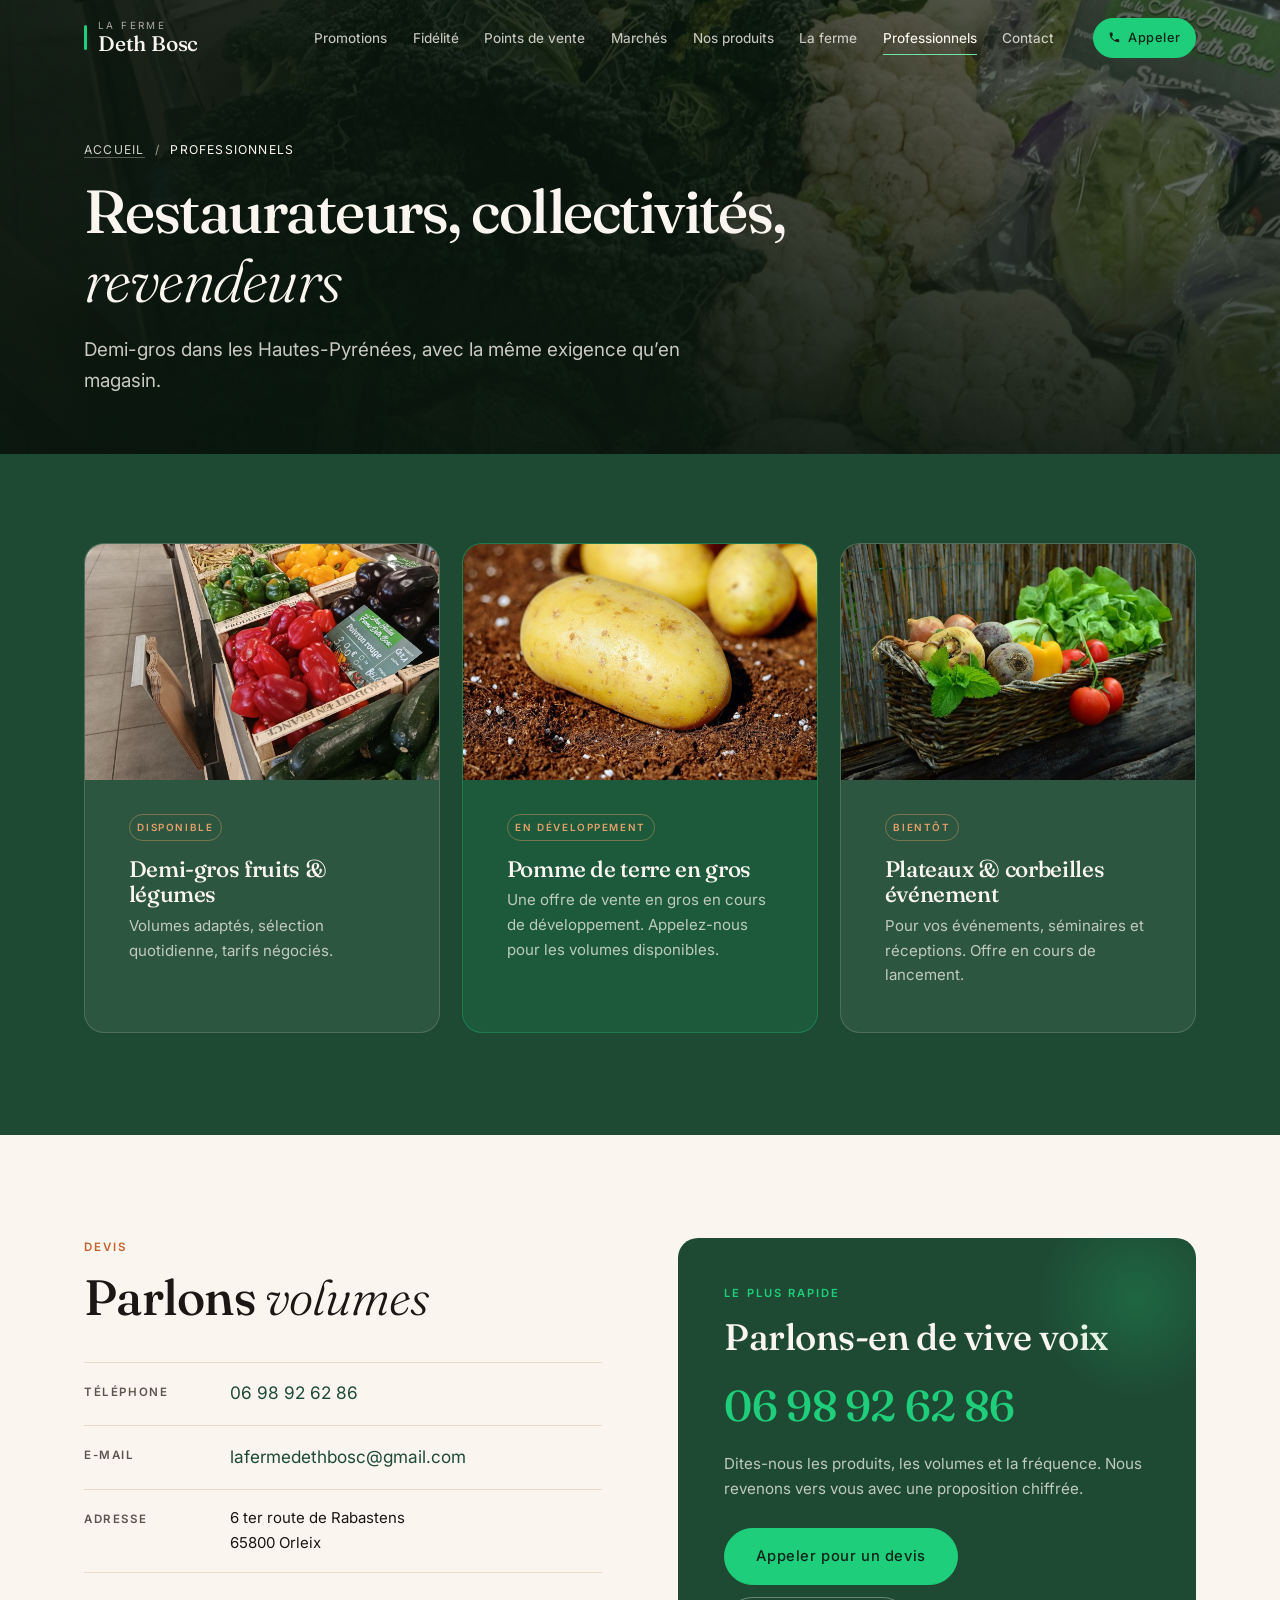
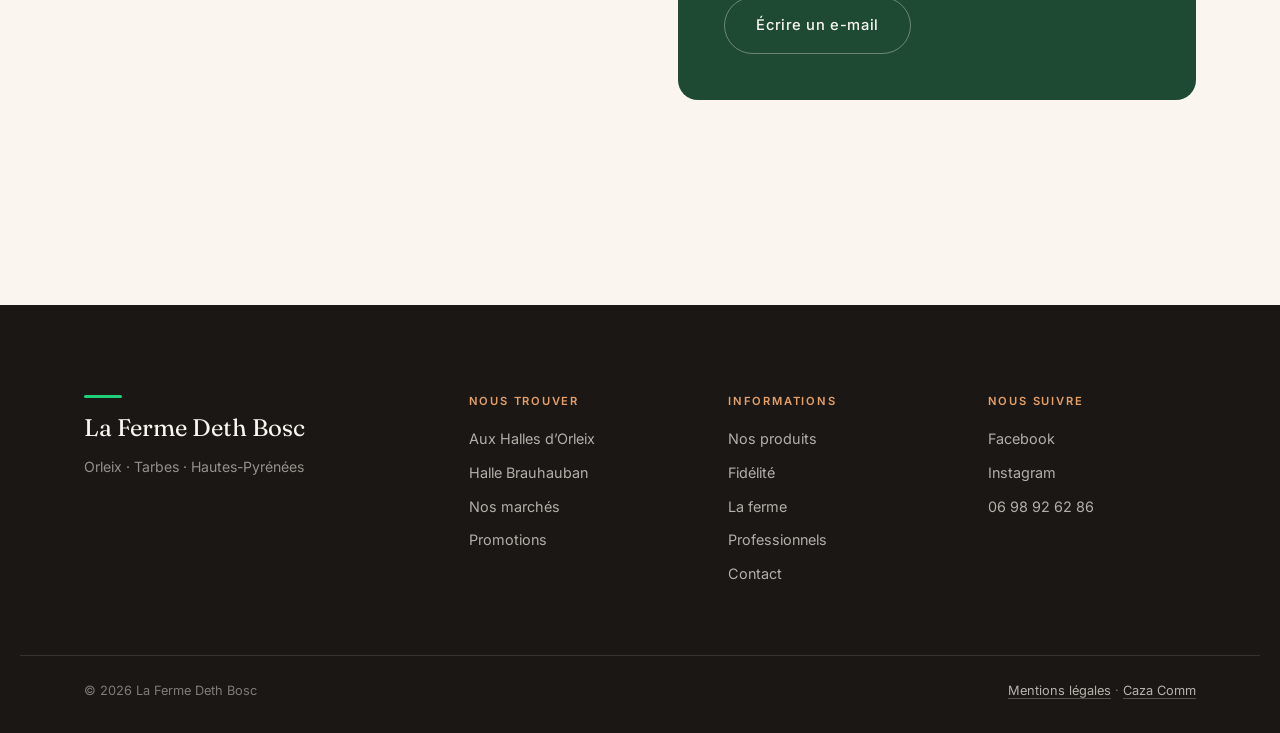
<file: professionnels.html>
<!doctype html>
<html lang="fr">
<head>
<meta charset="utf-8">
<meta name="viewport" content="width=device-width, initial-scale=1">
<title>Demi-gros fruits et légumes à Tarbes | Ferme Deth Bosc</title>
<meta name="description" content="Approvisionnement en demi-gros pour restaurateurs, collectivités et revendeurs des Hautes-Pyrénées. Vente en gros de pomme de terre, plateaux pour événements.">
<link rel="canonical" href="https://lafermedethbosc.fr/professionnels.html">
<meta name="theme-color" content="#1F3D2B">

<meta property="og:type" content="website">
<meta property="og:locale" content="fr_FR">
<meta property="og:site_name" content="La Ferme Deth Bosc">
<meta property="og:title" content="Demi-gros fruits et légumes à Tarbes | Ferme Deth Bosc">
<meta property="og:description" content="Approvisionnement en demi-gros pour restaurateurs, collectivités et revendeurs des Hautes-Pyrénées. Vente en gros de pomme de terre, plateaux pour événements.">
<meta property="og:url" content="https://lafermedethbosc.fr/professionnels.html">
<meta property="og:image" content="https://lafermedethbosc.fr/assets/img/og-image.jpg">
<meta property="og:image:alt" content="L’étal de fruits et légumes de la Ferme Deth Bosc à Orleix">
<meta name="twitter:card" content="summary_large_image">

<link rel="icon" href="assets/img/favicon.svg" type="image/svg+xml">
<link rel="apple-touch-icon" href="assets/img/favicon.svg">

<link rel="preconnect" href="https://fonts.googleapis.com">
<link rel="preconnect" href="https://fonts.gstatic.com" crossorigin>
<link href="https://fonts.googleapis.com/css2?family=Fraunces:ital,opsz,wght@0,9..144,300..800;1,9..144,300..700&family=Inter:wght@300;400;500;600&display=swap" rel="stylesheet">
<link rel="stylesheet" href="assets/css/style.css">
</head>
<body class="page">

<a class="skip-link" href="#contenu">Aller au contenu</a>

<!-- ===================================================================
     EN-TÊTE COMMUN : identique sur toutes les pages.
     Toute modification ici doit être répercutée sur chaque fichier .html
     =================================================================== -->
<header class="site-header" id="header">
  <div class="shell header-inner">
    <a class="brand" href="index.html" aria-label="La Ferme Deth Bosc, retour à l’accueil">
      <span class="brand__text">
        <span class="brand__line1">La Ferme</span>
        <span class="brand__line2">Deth Bosc</span>
      </span>
    </a>

    <nav class="nav" id="nav" aria-label="Navigation principale">
      <a href="promotions.html">Promotions</a>
      <a href="fidelite.html">Fidélité</a>
      <a href="points-de-vente.html">Points de vente</a>
      <a href="marches.html">Marchés</a>
      <a href="nos-produits.html">Nos produits</a>
      <a href="la-ferme.html">La ferme</a>
      <a href="professionnels.html" class="is-active" aria-current="page">Professionnels</a>
      <a href="contact.html">Contact</a>
    </nav>

    <a class="btn btn--sm btn--solid header-cta" href="tel:+33698926286">
      <svg viewBox="0 0 24 24" aria-hidden="true" class="ico"><path d="M6.6 10.8a15.1 15.1 0 0 0 6.6 6.6l2.2-2.2a1 1 0 0 1 1-.25 11.4 11.4 0 0 0 3.6.58 1 1 0 0 1 1 1V20a1 1 0 0 1-1 1A17 17 0 0 1 3 4a1 1 0 0 1 1-1h3.5a1 1 0 0 1 1 1c0 1.25.2 2.46.57 3.6a1 1 0 0 1-.25 1z"/></svg>
      <span>Appeler</span>
    </a>

    <button class="burger" id="burger" aria-expanded="false" aria-controls="nav">
      <span class="burger__bars" aria-hidden="true"><span></span><span></span><span></span></span>
      <span class="burger__label">Menu</span>
    </button>
  </div>
</header>
<main id="contenu">
<header class="page-hero">
  <div class="page-hero__media" aria-hidden="true">
    <img src="assets/img/hero/ban-professionnels.jpg" alt="" fetchpriority="high">
  </div>
  <div class="page-hero__veil" aria-hidden="true"></div>
  <div class="shell page-hero__inner">
    <nav class="crumb" aria-label="Fil d’Ariane">
      <a href="index.html">Accueil</a>
      <span aria-hidden="true">/</span>
      <span aria-current="page">Professionnels</span>
    </nav>
    <h1 class="page-hero__title">Restaurateurs, collectivités, <span class="ital">revendeurs</span></h1>
    <p class="page-hero__lead">Demi-gros dans les Hautes-Pyrénées, avec la même exigence qu’en magasin.</p>
  </div>
</header>

<section class="section section--pros">
  <div class="shell">
    <div class="pros__grid">
      <article class="pro-card reveal">
        <span class="tag">Disponible</span>
        <div class="pro-card__media">
          <img src="assets/img/pros/demi-gros.jpg" alt="Poivrons, aubergines et courgettes en rayon" loading="lazy" width="1400" height="933">
        </div>
        <h2>Demi-gros fruits &amp; légumes</h2>
        <p>Volumes adaptés, sélection quotidienne, tarifs négociés.</p>
      </article>
      <article class="pro-card pro-card--feature reveal">
        <span class="tag">En développement</span>
        <div class="pro-card__media">
          <img src="assets/img/pros/pommes-de-terre.jpg" alt="Pommes de terre fraîchement récoltées" loading="lazy" width="1400" height="933">
        </div>
        <h2>Pomme de terre en gros</h2>
        <p>Une offre de vente en gros en cours de développement. Appelez-nous pour les volumes disponibles.</p>
      </article>
      <article class="pro-card reveal">
        <span class="tag">Bientôt</span>
        <div class="pro-card__media">
          <img src="assets/img/pros/corbeille.jpg" alt="Corbeille garnie de fruits et de légumes" loading="lazy" width="1400" height="933">
        </div>
        <h2>Plateaux &amp; corbeilles événement</h2>
        <p>Pour vos événements, séminaires et réceptions. Offre en cours de lancement.</p>
      </article>
    </div>
  </div>
</section>

<section class="section">
  <div class="shell contact__grid">
    <div class="contact__txt">
      <p class="eyebrow reveal">Devis</p>
      <h2 class="sec-title reveal">Parlons <span class="ital">volumes</span></h2>
      <ul class="contact__list reveal">
        <li>
          <span class="contact__lab">Téléphone</span>
          <a href="tel:+33698926286">06 98 92 62 86</a>
        </li>
        <li>
          <span class="contact__lab">E-mail</span>
          <a href="mailto:lafermedethbosc@gmail.com">lafermedethbosc@gmail.com</a>
        </li>
        <li>
          <span class="contact__lab">Adresse</span>
          <span>6 ter route de Rabastens<br>65800 Orleix</span>
        </li>
      </ul>
    </div>

    <aside class="callcard reveal">
      <p class="callcard__kicker">Le plus rapide</p>
      <h2 class="callcard__title">Parlons-en de vive voix</h2>
      <p class="callcard__num"><a href="tel:+33698926286">06 98 92 62 86</a></p>
      <p class="callcard__txt">Dites-nous les produits, les volumes et la fréquence. Nous revenons vers vous avec une proposition chiffrée.</p>
      <div class="callcard__actions">
        <a class="btn btn--solid btn--lg" href="tel:+33698926286">Appeler pour un devis</a>
        <a class="btn btn--ghost btn--lg" href="mailto:lafermedethbosc@gmail.com">Écrire un e-mail</a>
      </div>
    </aside>

  </div>
</section>

</main>

<script type="application/ld+json">
{
  "@context": "https://schema.org",
  "@type": "BreadcrumbList",
  "itemListElement": [
    { "@type": "ListItem", "position": 1, "name": "Accueil", "item": "https://lafermedethbosc.fr/" },
    { "@type": "ListItem", "position": 2, "name": "Professionnels", "item": "https://lafermedethbosc.fr/professionnels.html" }
  ]
}
</script>

<!-- ===================================================================
     PIED DE PAGE COMMUN : identique sur toutes les pages.
     =================================================================== -->
<footer class="site-footer">
  <div class="shell footer__grid">
    <div class="footer__brand">
      <p class="footer__name">La Ferme Deth Bosc</p>
      <p class="footer__tag">Orleix · Tarbes · Hautes-Pyrénées</p>
    </div>
    <nav class="footer__col" aria-label="Nous trouver">
      <h3>Nous trouver</h3>
      <a href="points-de-vente.html">Aux Halles d’Orleix</a>
      <a href="points-de-vente.html#brauhauban">Halle Brauhauban</a>
      <a href="marches.html">Nos marchés</a>
      <a href="promotions.html">Promotions</a>
    </nav>
    <nav class="footer__col" aria-label="Informations">
      <h3>Informations</h3>
      <a href="nos-produits.html">Nos produits</a>
      <a href="fidelite.html">Fidélité</a>
      <a href="la-ferme.html">La ferme</a>
      <a href="professionnels.html">Professionnels</a>
      <a href="contact.html">Contact</a>
    </nav>
    <div class="footer__col">
      <h3>Nous suivre</h3>
      <a href="https://www.facebook.com/laFermeDethBosc/" target="_blank" rel="noopener">Facebook</a>
      <a href="https://www.instagram.com/lafermedethbosc/" target="_blank" rel="noopener">Instagram</a>
      <a href="tel:+33698926286">06 98 92 62 86</a>
    </div>
  </div>
  <div class="shell footer__bottom">
    <p>© <span id="year">2026</span> La Ferme Deth Bosc</p>
    <p><a href="mentions-legales.html">Mentions légales</a> · <a href="https://cazacomm.fr" target="_blank" rel="noopener">Caza Comm</a></p>
  </div>
</footer>

<script src="assets/js/main.js" defer></script>
</body>
</html>
</file>
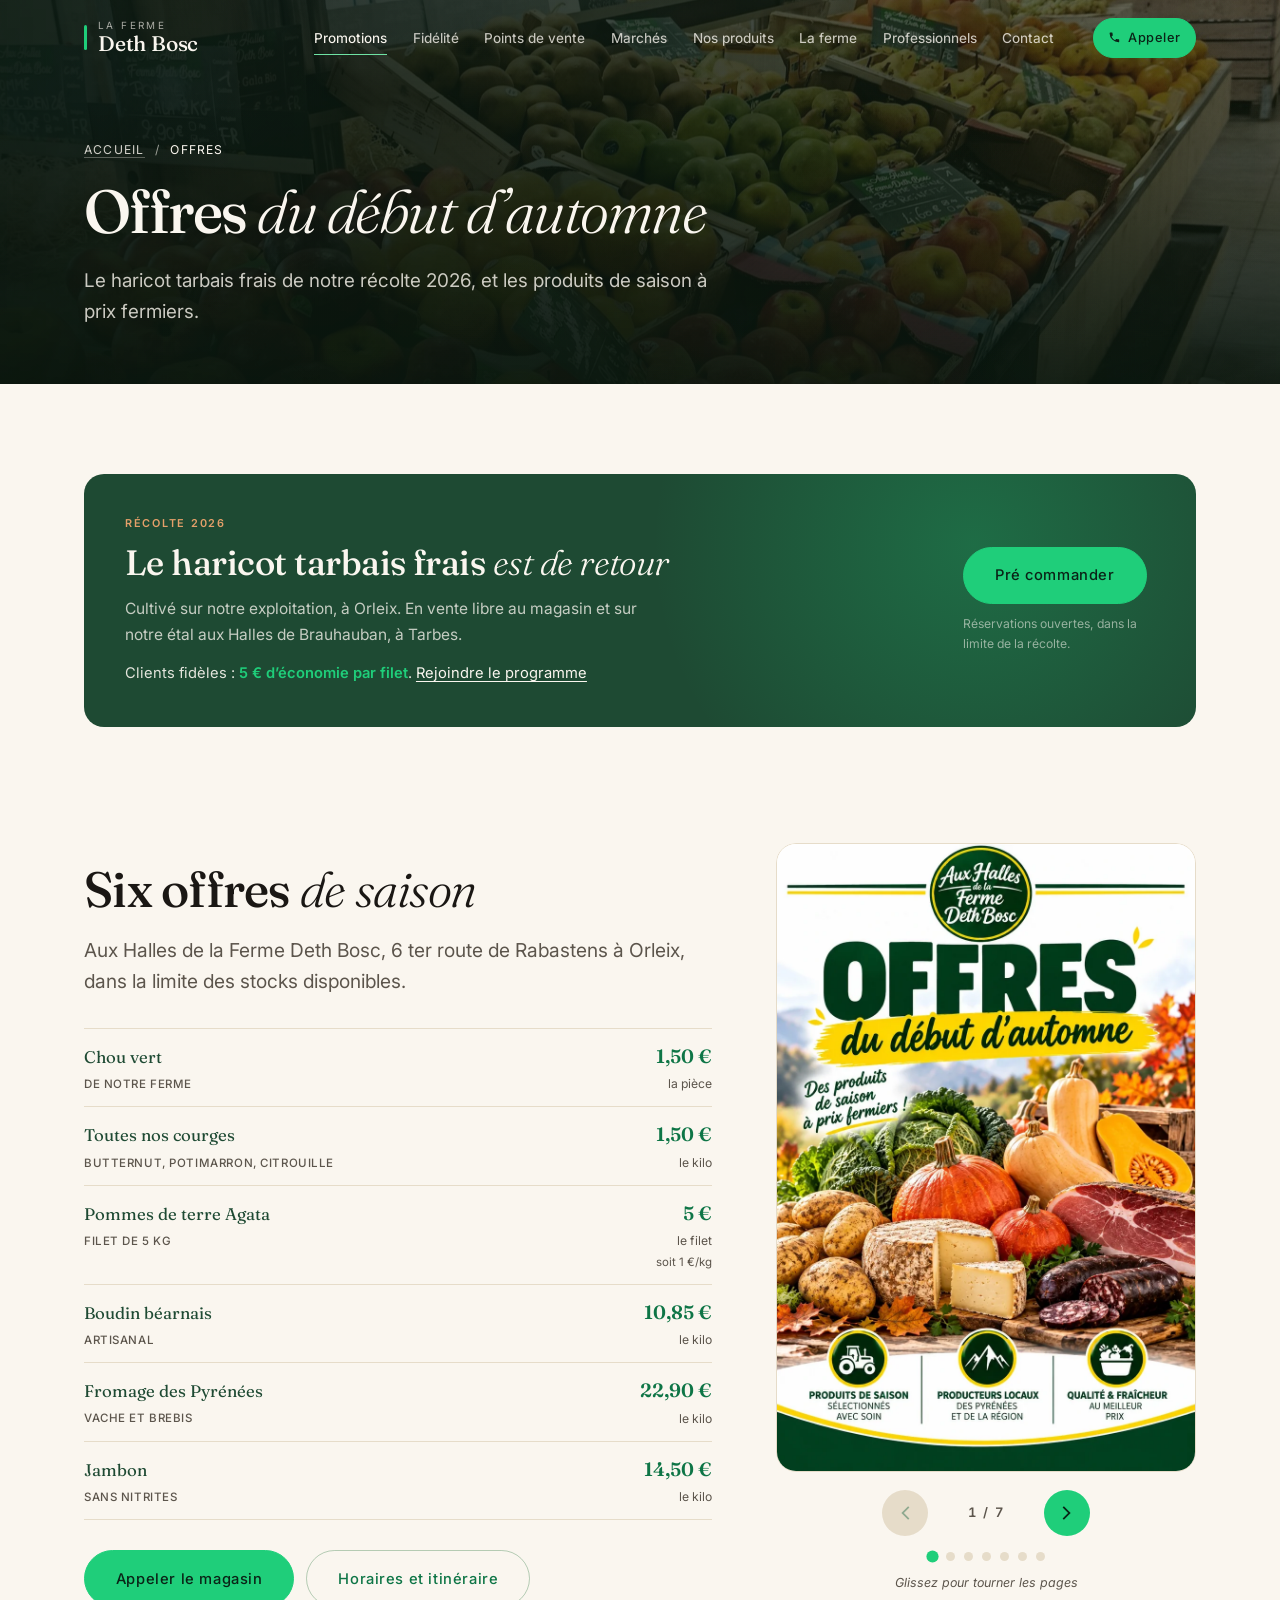
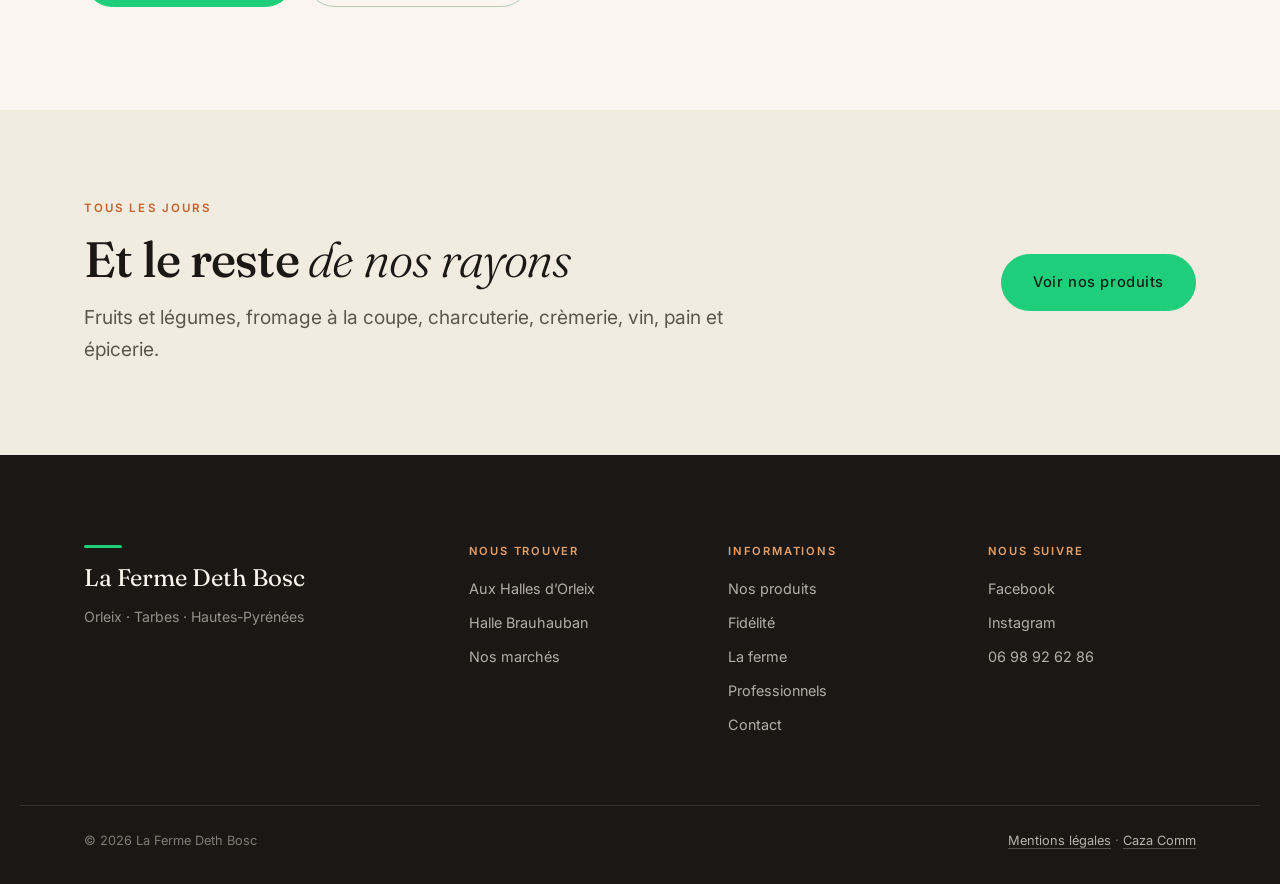
<file: promotions.html>
<!doctype html>
<html lang="fr">
<head>
<meta charset="utf-8">
<meta name="viewport" content="width=device-width, initial-scale=1">
<title>Haricot tarbais frais et offres d'automne | Ferme Deth Bosc</title>
<meta name="description" content="Le haricot tarbais frais de notre récolte 2026 est en vente à Orleix et aux Halles de Brauhauban à Tarbes, avec les offres de saison du magasin. Pré commande ouverte.">
<link rel="canonical" href="https://lafermedethbosc.fr/promotions.html">
<meta name="theme-color" content="#1E4A33">

<meta property="og:type" content="website">
<meta property="og:locale" content="fr_FR">
<meta property="og:site_name" content="La Ferme Deth Bosc">
<meta property="og:title" content="Haricot tarbais frais et offres d'automne | Ferme Deth Bosc">
<meta property="og:description" content="Le haricot tarbais frais de notre récolte 2026 est en vente à Orleix et aux Halles de Brauhauban à Tarbes, avec les offres de saison du magasin. Pré commande ouverte.">
<meta property="og:url" content="https://lafermedethbosc.fr/promotions.html">
<meta property="og:image" content="https://lafermedethbosc.fr/assets/img/promos/01-couverture.webp">
<meta property="og:image:alt" content="Les offres du début d’automne aux Halles de la Ferme Deth Bosc">
<meta name="twitter:card" content="summary_large_image">

<link rel="icon" href="assets/img/favicon.svg" type="image/svg+xml">
<link rel="apple-touch-icon" href="assets/img/favicon.svg">

<link rel="preconnect" href="https://fonts.googleapis.com">
<link rel="preconnect" href="https://fonts.gstatic.com" crossorigin>
<link href="https://fonts.googleapis.com/css2?family=Fraunces:ital,opsz,wght@0,9..144,300..800;1,9..144,300..700&family=Inter:wght@300;400;500;600&display=swap" rel="stylesheet">
<link rel="stylesheet" href="assets/css/style.css">
</head>
<body class="page">

<a class="skip-link" href="#contenu">Aller au contenu</a>
<!-- ===================================================================
     EN-TÊTE COMMUN : identique sur toutes les pages.
     Toute modification ici doit être répercutée sur chaque fichier .html
     =================================================================== -->
<header class="site-header" id="header">
  <div class="shell header-inner">
    <a class="brand" href="index.html" aria-label="La Ferme Deth Bosc, retour à l’accueil">
      <span class="brand__text">
        <span class="brand__line1">La Ferme</span>
        <span class="brand__line2">Deth Bosc</span>
      </span>
    </a>

    <nav class="nav" id="nav" aria-label="Navigation principale">
      <a href="promotions.html" class="is-active" aria-current="page">Promotions</a>
      <a href="fidelite.html">Fidélité</a>
      <a href="points-de-vente.html">Points de vente</a>
      <a href="marches.html">Marchés</a>
      <a href="nos-produits.html">Nos produits</a>
      <a href="la-ferme.html">La ferme</a>
      <a href="professionnels.html">Professionnels</a>
      <a href="contact.html">Contact</a>
    </nav>

    <a class="btn btn--sm btn--solid header-cta" href="tel:+33698926286">
      <svg viewBox="0 0 24 24" aria-hidden="true" class="ico"><path d="M6.6 10.8a15.1 15.1 0 0 0 6.6 6.6l2.2-2.2a1 1 0 0 1 1-.25 11.4 11.4 0 0 0 3.6.58 1 1 0 0 1 1 1V20a1 1 0 0 1-1 1A17 17 0 0 1 3 4a1 1 0 0 1 1-1h3.5a1 1 0 0 1 1 1c0 1.25.2 2.46.57 3.6a1 1 0 0 1-.25 1z"/></svg>
      <span>Appeler</span>
    </a>

    <button class="burger" id="burger" aria-expanded="false" aria-controls="nav">
      <span class="burger__bars" aria-hidden="true"><span></span><span></span><span></span></span>
      <span class="burger__label">Menu</span>
    </button>
  </div>
</header>

<main id="contenu">

<header class="page-hero">
  <div class="page-hero__media" aria-hidden="true">
    <img src="assets/img/hero/hero-1.jpg" alt="" fetchpriority="high">
  </div>
  <div class="page-hero__veil" aria-hidden="true"></div>
  <div class="shell page-hero__inner">
    <nav class="crumb" aria-label="Fil d’Ariane">
      <a href="index.html">Accueil</a>
      <span aria-hidden="true">/</span>
      <span aria-current="page">Offres</span>
    </nav>
    <h1 class="page-hero__title">Offres <span class="ital">du début d’automne</span></h1>
    <p class="page-hero__lead">Le haricot tarbais frais de notre récolte 2026, et les produits de saison à prix fermiers.</p>
  </div>
</header>

<section class="section section--haricot">
  <div class="shell">
    <div class="haricot reveal">
      <div class="haricot__txt">
        <p class="haricot__kicker">Récolte 2026</p>
        <h2 class="haricot__title">Le haricot tarbais frais <span class="ital">est de retour</span></h2>
        <p class="haricot__lead">Cultivé sur notre exploitation, à Orleix. En vente libre au magasin et sur notre étal aux Halles de Brauhauban, à Tarbes.</p>
        <p class="haricot__fid">Clients fidèles : <strong>5&nbsp;€ d’économie par filet</strong>. <a href="fidelite.html">Rejoindre le programme</a></p>
      </div>
      <div class="haricot__cta">
        <a class="btn btn--solid btn--lg" href="https://docs.google.com/forms/d/e/1FAIpQLSfM1BtjwqYBG5iEM-ICqx-jJMo7pXczHaVEI_CL9wbW2cT_Kw/viewform" target="_blank" rel="noopener">Pré commander</a>
        <p class="haricot__note">Réservations ouvertes, dans la limite de la récolte.</p>
      </div>
    </div>
  </div>
</section>

<section class="section section--catalogue">
  <div class="shell catalogue">

    <div class="catalogue__infos">
      <p class="eyebrow reveal">Catalogue</p>
      <h2 class="sec-title reveal">Six offres <span class="ital">de saison</span></h2>
      <p class="sec-lead reveal">Aux Halles de la Ferme Deth Bosc, 6 ter route de Rabastens à Orleix, dans la limite des stocks disponibles.</p>

      <ul class="offres reveal">
        <li class="offre">
          <span class="offre__nom">Chou vert<span class="offre__sous">De notre ferme</span></span>
          <span class="offre__prix">
            <strong>1,50 €</strong>
            <span class="offre__unite">la pièce</span>
          </span>
        </li>
        <li class="offre">
          <span class="offre__nom">Toutes nos courges<span class="offre__sous">Butternut, potimarron, citrouille</span></span>
          <span class="offre__prix">
            <strong>1,50 €</strong>
            <span class="offre__unite">le kilo</span>
          </span>
        </li>
        <li class="offre">
          <span class="offre__nom">Pommes de terre Agata<span class="offre__sous">Filet de 5 kg</span></span>
          <span class="offre__prix">
            <strong>5 €</strong>
            <span class="offre__unite">le filet</span>
            <span class="offre__detail">soit 1 €/kg</span>
          </span>
        </li>
        <li class="offre">
          <span class="offre__nom">Boudin béarnais<span class="offre__sous">Artisanal</span></span>
          <span class="offre__prix">
            <strong>10,85 €</strong>
            <span class="offre__unite">le kilo</span>
          </span>
        </li>
        <li class="offre">
          <span class="offre__nom">Fromage des Pyrénées<span class="offre__sous">Vache et brebis</span></span>
          <span class="offre__prix">
            <strong>22,90 €</strong>
            <span class="offre__unite">le kilo</span>
          </span>
        </li>
        <li class="offre">
          <span class="offre__nom">Jambon<span class="offre__sous">Sans nitrites</span></span>
          <span class="offre__prix">
            <strong>14,50 €</strong>
            <span class="offre__unite">le kilo</span>
          </span>
        </li>
      </ul>

      <div class="catalogue__cta reveal">
        <a class="btn btn--solid btn--lg" href="tel:+33698926286">Appeler le magasin</a>
        <a class="btn btn--ghost btn--lg" href="points-de-vente.html">Horaires et itinéraire</a>
      </div>
    </div>

    <div class="catalogue__lecteur reveal">
      <div class="liseuse" id="liseuse" tabindex="0" role="group" aria-roledescription="carrousel" aria-label="Catalogue des offres">
        <div class="liseuse__piste" id="liseuse-piste">
          <figure class="promo promo--visuel" aria-label="Couverture, page 1 sur 7">
            <img src="assets/img/promos/01-couverture.webp" alt="Couverture du catalogue : les offres du début d’automne, des produits de saison à prix fermiers" width="880" height="1320"
                 loading="eager" decoding="async" fetchpriority="high">
          </figure>
          <figure class="promo promo--visuel" aria-label="Chou vert, page 2 sur 7">
            <img src="assets/img/promos/02-chou-vert.webp" alt="Chou vert de notre production, 1,50 euro la pièce" width="880" height="1320"
                 loading="eager" decoding="async">
          </figure>
          <figure class="promo promo--visuel" aria-label="Toutes nos courges, page 3 sur 7">
            <img src="assets/img/promos/03-courges.webp" alt="Courges butternut, potimarron et citrouille produites à la ferme, 1,50 euro le kilo" width="880" height="1320"
                 loading="lazy" decoding="async">
          </figure>
          <figure class="promo promo--visuel" aria-label="Pommes de terre Agata, page 4 sur 7">
            <img src="assets/img/promos/04-pommes-de-terre.webp" alt="Filet de 5 kg de pommes de terre Agata, 5 euros" width="880" height="1320"
                 loading="lazy" decoding="async">
          </figure>
          <figure class="promo promo--visuel" aria-label="Boudin béarnais, page 5 sur 7">
            <img src="assets/img/promos/05-boudin-bearnais.webp" alt="Boudin béarnais artisanal tranché, 10,85 euros le kilo" width="880" height="1320"
                 loading="lazy" decoding="async">
          </figure>
          <figure class="promo promo--visuel" aria-label="Fromage des Pyrénées, page 6 sur 7">
            <img src="assets/img/promos/06-fromage.webp" alt="Fromage fermier au lait cru mélange vache et brebis, 22,90 euros le kilo" width="880" height="1320"
                 loading="lazy" decoding="async">
          </figure>
          <figure class="promo promo--visuel" aria-label="Jambon, page 7 sur 7">
            <img src="assets/img/promos/07-jambon.webp" alt="Jambon sans nitrites, 14,50 euros le kilo" width="880" height="1320"
                 loading="lazy" decoding="async">
          </figure>
        </div>
      </div>

      <nav class="liseuse__nav" aria-label="Navigation dans le catalogue">
        <button class="liseuse__fleche" type="button" id="liseuse-prec" aria-label="Page précédente">
          <svg viewBox="0 0 24 24" aria-hidden="true"><path d="M15.4 4.6 8 12l7.4 7.4 1.4-1.4L10.8 12l6-6z"/></svg>
        </button>
        <p class="liseuse__compteur"><span id="liseuse-num">1</span> / 7</p>
        <button class="liseuse__fleche" type="button" id="liseuse-suiv" aria-label="Page suivante">
          <svg viewBox="0 0 24 24" aria-hidden="true"><path d="M8.6 4.6 7.2 6l6 6-6 6 1.4 1.4L16 12z"/></svg>
        </button>
      </nav>
      <div class="liseuse__puces" id="liseuse-puces" aria-label="Choisir une page"></div>
      <p class="liseuse__aide">Glissez pour tourner les pages</p>
    </div>

  </div>
</section>

<section class="band band--soft">
  <div class="shell band__inner">
    <div class="reveal">
      <p class="eyebrow">Tous les jours</p>
      <h2 class="sec-title">Et le reste <span class="ital">de nos rayons</span></h2>
      <p class="sec-lead">Fruits et légumes, fromage à la coupe, charcuterie, crèmerie, vin, pain et épicerie.</p>
    </div>
    <div class="band__cta reveal">
      <a class="btn btn--solid btn--lg" href="nos-produits.html">Voir nos produits</a>
    </div>
  </div>
</section>

</main>

<script type="application/ld+json">
{
  "@context": "https://schema.org",
  "@type": "ItemList",
  "name": "Offres du début d'automne",
  "itemListElement": [
    {
      "@type": "ListItem",
      "position": 1,
      "item": {
        "@type": "Product",
        "name": "Chou vert, Production de notre ferme",
        "image": "https://lafermedethbosc.fr/assets/img/promos/02-chou-vert.webp",
        "offers": {
          "@type": "Offer",
          "price": "1.50",
          "priceCurrency": "EUR",
          "availability": "https://schema.org/InStock",
          "url": "https://lafermedethbosc.fr/promotions.html",
          "seller": {
            "@type": "GroceryStore",
            "@id": "https://lafermedethbosc.fr/#orleix"
          }
        }
      }
    },
    {
      "@type": "ListItem",
      "position": 2,
      "item": {
        "@type": "Product",
        "name": "Toutes nos courges, Butternut, potimarron, citrouille",
        "image": "https://lafermedethbosc.fr/assets/img/promos/03-courges.webp",
        "offers": {
          "@type": "Offer",
          "price": "1.50",
          "priceCurrency": "EUR",
          "availability": "https://schema.org/InStock",
          "url": "https://lafermedethbosc.fr/promotions.html",
          "seller": {
            "@type": "GroceryStore",
            "@id": "https://lafermedethbosc.fr/#orleix"
          }
        }
      }
    },
    {
      "@type": "ListItem",
      "position": 3,
      "item": {
        "@type": "Product",
        "name": "Pommes de terre Agata, Filet de 5 kg",
        "image": "https://lafermedethbosc.fr/assets/img/promos/04-pommes-de-terre.webp",
        "offers": {
          "@type": "Offer",
          "price": "5",
          "priceCurrency": "EUR",
          "availability": "https://schema.org/InStock",
          "url": "https://lafermedethbosc.fr/promotions.html",
          "seller": {
            "@type": "GroceryStore",
            "@id": "https://lafermedethbosc.fr/#orleix"
          }
        }
      }
    },
    {
      "@type": "ListItem",
      "position": 4,
      "item": {
        "@type": "Product",
        "name": "Boudin béarnais, Artisanal",
        "image": "https://lafermedethbosc.fr/assets/img/promos/05-boudin-bearnais.webp",
        "offers": {
          "@type": "Offer",
          "price": "10.85",
          "priceCurrency": "EUR",
          "availability": "https://schema.org/InStock",
          "url": "https://lafermedethbosc.fr/promotions.html",
          "seller": {
            "@type": "GroceryStore",
            "@id": "https://lafermedethbosc.fr/#orleix"
          }
        }
      }
    },
    {
      "@type": "ListItem",
      "position": 5,
      "item": {
        "@type": "Product",
        "name": "Fromage des Pyrénées, Mélange vache et brebis",
        "image": "https://lafermedethbosc.fr/assets/img/promos/06-fromage.webp",
        "offers": {
          "@type": "Offer",
          "price": "22.90",
          "priceCurrency": "EUR",
          "availability": "https://schema.org/InStock",
          "url": "https://lafermedethbosc.fr/promotions.html",
          "seller": {
            "@type": "GroceryStore",
            "@id": "https://lafermedethbosc.fr/#orleix"
          }
        }
      }
    },
    {
      "@type": "ListItem",
      "position": 6,
      "item": {
        "@type": "Product",
        "name": "Jambon, Sans nitrites",
        "image": "https://lafermedethbosc.fr/assets/img/promos/07-jambon.webp",
        "offers": {
          "@type": "Offer",
          "price": "14.50",
          "priceCurrency": "EUR",
          "availability": "https://schema.org/InStock",
          "url": "https://lafermedethbosc.fr/promotions.html",
          "seller": {
            "@type": "GroceryStore",
            "@id": "https://lafermedethbosc.fr/#orleix"
          }
        }
      }
    }
  ]
}
</script>

<script type="application/ld+json">
{
  "@context": "https://schema.org",
  "@type": "BreadcrumbList",
  "itemListElement": [
    { "@type": "ListItem", "position": 1, "name": "Accueil", "item": "https://lafermedethbosc.fr/" },
    { "@type": "ListItem", "position": 2, "name": "Offres", "item": "https://lafermedethbosc.fr/promotions.html" }
  ]
}
</script>
<!-- ===================================================================
     PIED DE PAGE COMMUN : identique sur toutes les pages.
     =================================================================== -->
<footer class="site-footer">
  <div class="shell footer__grid">
    <div class="footer__brand">
      <p class="footer__name">La Ferme Deth Bosc</p>
      <p class="footer__tag">Orleix · Tarbes · Hautes-Pyrénées</p>
    </div>
    <nav class="footer__col" aria-label="Nous trouver">
      <h3>Nous trouver</h3>
      <a href="points-de-vente.html">Aux Halles d’Orleix</a>
      <a href="points-de-vente.html#brauhauban">Halle Brauhauban</a>
      <a href="marches.html">Nos marchés</a>
    </nav>
    <nav class="footer__col" aria-label="Informations">
      <h3>Informations</h3>
      <a href="nos-produits.html">Nos produits</a>
      <a href="fidelite.html">Fidélité</a>
      <a href="la-ferme.html">La ferme</a>
      <a href="professionnels.html">Professionnels</a>
      <a href="contact.html">Contact</a>
    </nav>
    <div class="footer__col">
      <h3>Nous suivre</h3>
      <a href="https://www.facebook.com/laFermeDethBosc/" target="_blank" rel="noopener">Facebook</a>
      <a href="https://www.instagram.com/lafermedethbosc/" target="_blank" rel="noopener">Instagram</a>
      <a href="tel:+33698926286">06 98 92 62 86</a>
    </div>
  </div>
  <div class="shell footer__bottom">
    <p>© <span id="year">2026</span> La Ferme Deth Bosc</p>
    <p><a href="mentions-legales.html">Mentions légales</a> · <a href="https://cazacomm.fr" target="_blank" rel="noopener">Caza Comm</a></p>
  </div>
</footer>

<script src="assets/js/main.js" defer></script>
<script src="assets/js/liseuse.js" defer></script>
</body>
</html>
</file>
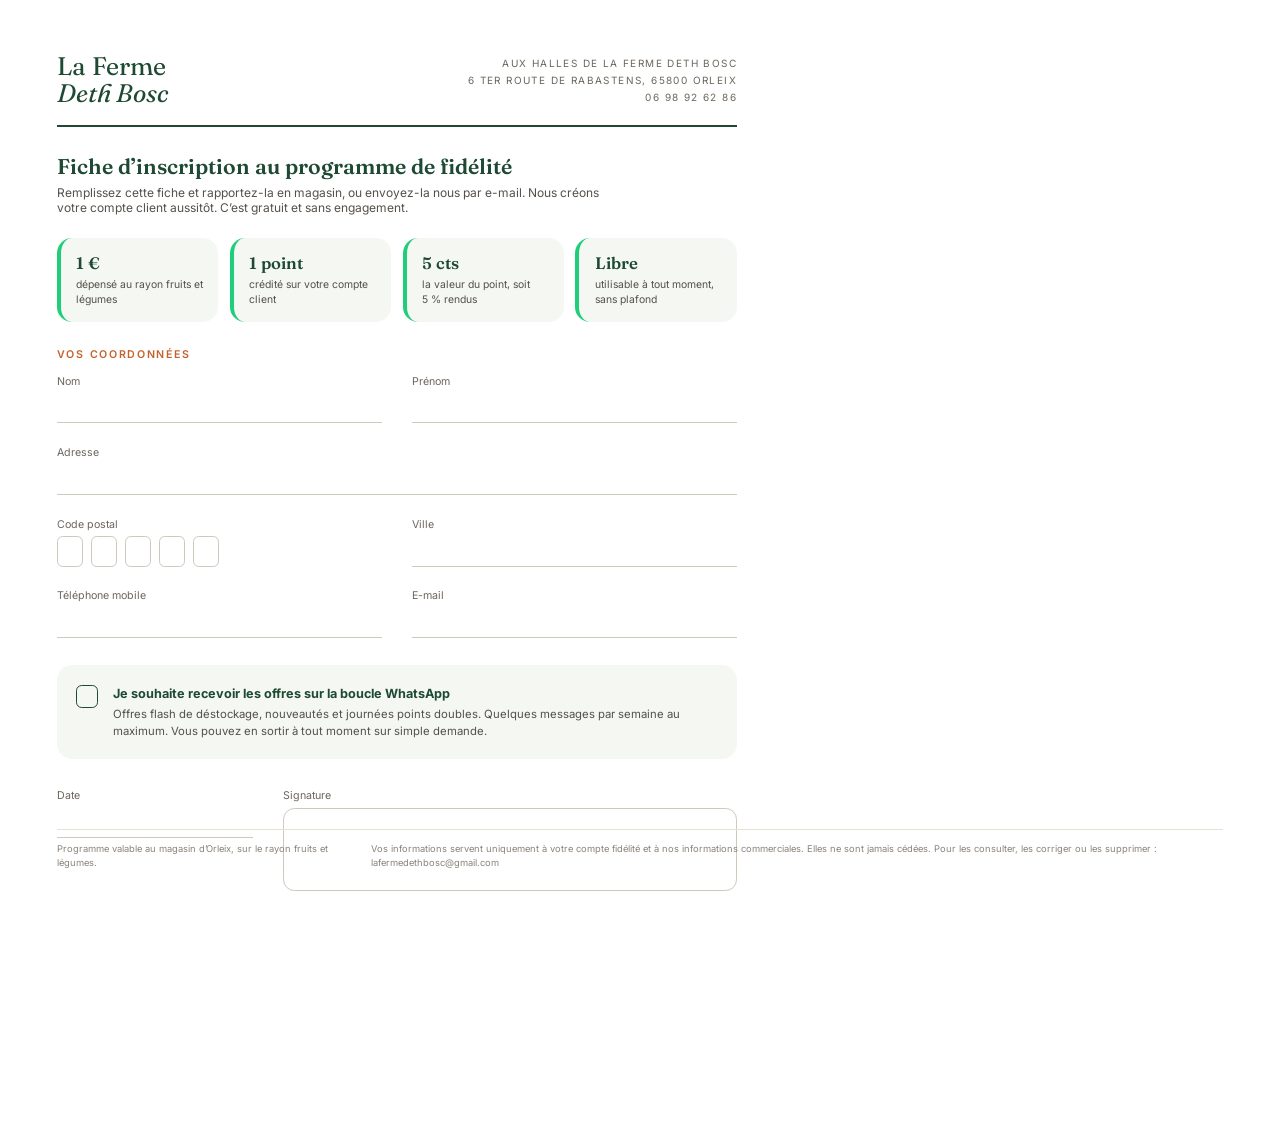
<file: outils/fiche-fidelite.html>
<!doctype html>
<html lang="fr">
<head>
<meta charset="utf-8">
<title>Fiche d'inscription fidélité, La Ferme Deth Bosc</title>
<link rel="preconnect" href="https://fonts.googleapis.com">
<link rel="preconnect" href="https://fonts.gstatic.com" crossorigin>
<link href="https://fonts.googleapis.com/css2?family=Fraunces:ital,opsz,wght@0,9..144,400..800;1,9..144,300..700&family=Inter:wght@300;400;500;600&display=swap" rel="stylesheet">
<style>
  @page{ size:A4; margin:0; }
  *{ box-sizing:border-box; margin:0; padding:0; }
  body{
    width:210mm; height:297mm; padding:14mm 15mm 10mm;
    font-family:"Inter",Helvetica,Arial,sans-serif; color:#1A1714; background:#FFF;
    -webkit-print-color-adjust:exact; print-color-adjust:exact;
  }
  .tete{ display:flex; justify-content:space-between; align-items:flex-end; border-bottom:2px solid #1E4A33; padding-bottom:5mm; }
  .nom{ font-family:"Fraunces",Georgia,serif; font-size:19pt; line-height:1.05; color:#1E4A33; }
  .nom em{ display:block; font-style:italic; font-weight:400; }
  .lieu{ font-size:7.5pt; letter-spacing:.14em; text-transform:uppercase; color:#6B655D; text-align:right; line-height:1.7; }
  h1{ font-family:"Fraunces",Georgia,serif; font-size:16pt; color:#1E4A33; margin:7mm 0 1.5mm; font-weight:600; }
  .chapo{ font-size:9pt; color:#55504A; max-width:150mm; }

  .regles{ display:grid; grid-template-columns:repeat(4,1fr); gap:3mm; margin:6mm 0 7mm; }
  .regle{ background:#F4F7F2; border-radius:4mm; padding:4mm; border-left:1.2mm solid #1FCE7A; }
  .regle b{ display:block; font-family:"Fraunces",Georgia,serif; font-size:12.5pt; color:#1E4A33; margin-bottom:1mm; font-weight:600; }
  .regle span{ font-size:7.8pt; color:#55504A; line-height:1.45; display:block; }

  h2{ font-size:8pt; letter-spacing:.16em; text-transform:uppercase; color:#C4622D; font-weight:600; margin:0 0 3.5mm; }
  .grille{ display:grid; grid-template-columns:1fr 1fr; gap:6mm 8mm; }
  .champ{ display:block; }
  .champ--plein{ grid-column:1 / -1; }
  .champ label{ display:block; font-size:8pt; color:#6B655D; margin-bottom:1.5mm; }
  .ligne{ height:8mm; border-bottom:.4mm solid #CFC8BC; }
  .cases{ display:flex; gap:2mm; }
  .cases i{ display:block; width:7mm; height:8mm; border:.4mm solid #CFC8BC; border-radius:1.5mm; }

  .whats{ margin-top:7mm; background:#F4F7F2; border-radius:4mm; padding:5mm; display:flex; gap:4mm; align-items:flex-start; }
  .coche{ width:6mm; height:6mm; border:.5mm solid #1E4A33; border-radius:1.5mm; flex:none; margin-top:.5mm; }
  .whats p{ font-size:8.5pt; color:#55504A; line-height:1.5; }
  .whats b{ color:#1E4A33; font-size:9.5pt; display:block; margin-bottom:1mm; }

  .signature{ display:grid; grid-template-columns:52mm 1fr; gap:8mm; margin-top:8mm; }
  .cadre{ height:22mm; border:.4mm solid #CFC8BC; border-radius:3mm; }

  footer{ position:absolute; left:15mm; right:15mm; bottom:8mm; border-top:.3mm solid #E6E0D6; padding-top:3mm;
          font-size:7pt; color:#8A837A; line-height:1.5; display:flex; justify-content:space-between; gap:6mm; }
</style>
</head>
<body>

<div class="tete">
  <div class="nom">La Ferme<em>Deth Bosc</em></div>
  <div class="lieu">Aux Halles de la Ferme Deth Bosc<br>6 ter route de Rabastens, 65800 Orleix<br>06 98 92 62 86</div>
</div>

<h1>Fiche d’inscription au programme de fidélité</h1>
<p class="chapo">Remplissez cette fiche et rapportez-la en magasin, ou envoyez-la nous par e-mail. Nous créons votre compte client aussitôt. C’est gratuit et sans engagement.</p>

<div class="regles">
  <div class="regle"><b>1 €</b><span>dépensé au rayon fruits et légumes</span></div>
  <div class="regle"><b>1 point</b><span>crédité sur votre compte client</span></div>
  <div class="regle"><b>5 cts</b><span>la valeur du point, soit 5&nbsp;% rendus</span></div>
  <div class="regle"><b>Libre</b><span>utilisable à tout moment, sans plafond</span></div>
</div>

<h2>Vos coordonnées</h2>
<div class="grille">
  <div class="champ"><label>Nom</label><div class="ligne"></div></div>
  <div class="champ"><label>Prénom</label><div class="ligne"></div></div>
  <div class="champ champ--plein"><label>Adresse</label><div class="ligne"></div></div>
  <div class="champ"><label>Code postal</label><div class="cases"><i></i><i></i><i></i><i></i><i></i></div></div>
  <div class="champ"><label>Ville</label><div class="ligne"></div></div>
  <div class="champ"><label>Téléphone mobile</label><div class="ligne"></div></div>
  <div class="champ"><label>E-mail</label><div class="ligne"></div></div>
</div>

<div class="whats">
  <div class="coche"></div>
  <p><b>Je souhaite recevoir les offres sur la boucle WhatsApp</b>
  Offres flash de déstockage, nouveautés et journées points doubles. Quelques messages par semaine au maximum. Vous pouvez en sortir à tout moment sur simple demande.</p>
</div>

<div class="signature">
  <div class="champ"><label>Date</label><div class="ligne"></div></div>
  <div class="champ"><label>Signature</label><div class="cadre"></div></div>
</div>

<footer>
  <span>Programme valable au magasin d’Orleix, sur le rayon fruits et légumes.</span>
  <span>Vos informations servent uniquement à votre compte fidélité et à nos informations commerciales. Elles ne sont jamais cédées. Pour les consulter, les corriger ou les supprimer : lafermedethbosc@gmail.com</span>
</footer>

</body>
</html>
</file>
<file: assets/css/style.css>
/* =========================================================
   La Ferme Deth Bosc, V1
   Direction : Terroir premium
   ========================================================= */

:root{
  /* Couleurs */
  --cream:      #FAF6EF;
  --cream-2:    #F2EBDF;
  --sand:       #E6DCC9;
  /* Verts alignés sur l'enseigne du magasin (relevé : #08EE87) */
  --green:      #1E4A33;   /* fonds sombres */
  --green-2:    #2A6244;   /* survol sur fond sombre */
  --green-soft: #8FA98F;
  --green-vif:  #0E7546;   /* liens et boutons secondaires sur fond clair */
  --green-vif-2:#0A5D37;   /* survol */
  --green-flash:#1FCE7A;   /* boutons principaux, accents sur fond sombre */
  --green-flash-2:#16B96D; /* survol des boutons principaux */
  --green-clair:#6FE3A4;   /* liens sur fond sombre */
  --sur-flash:  #0A2417;   /* texte posé sur le vert flash */
  --terra:      #C4622D;
  --terra-2:    #A44E20;
  --ink:        #1A1714;
  --ink-soft:   #5C554C;
  --white:      #FFFFFF;

  /* Typo */
  --serif: "Fraunces", Georgia, "Times New Roman", serif;
  --sans:  "Inter", -apple-system, BlinkMacSystemFont, "Segoe UI", sans-serif;

  /* Mesures */
  --shell: 1240px;
  --gutter: clamp(20px, 5vw, 64px);
  --radius: 12px;
  --radius-lg: 20px;
  --radius-btn: 999px;

  /* Rythme */
  --sec-y: clamp(56px, 8vw, 118px);

  --ease: cubic-bezier(.22,.61,.36,1);
}

/* ---------- Reset ---------- */
*,*::before,*::after{ box-sizing:border-box; }
html{ -webkit-text-size-adjust:100%; }
html:not([data-lenis]) { scroll-behavior:smooth; }
body{
  margin:0;
  background:var(--cream);
  color:var(--ink);
  font-family:var(--sans);
  font-size:clamp(15px,1.05vw,17px);
  line-height:1.65;
  font-weight:400;
  -webkit-font-smoothing:antialiased;
  overflow-x:hidden;
}
img,svg,video,iframe{ display:block; max-width:100%; }
img{ height:auto; }
a{ color:inherit; }
button{ font:inherit; color:inherit; }
h1,h2,h3,h4{ margin:0; font-family:var(--serif); font-weight:500; line-height:1.14; letter-spacing:-.015em; }
p{ margin:0 0 1em; }
ul,ol{ margin:0; padding:0; list-style:none; }
table{ border-collapse:collapse; width:100%; }

.sr-only{
  position:absolute; width:1px; height:1px; padding:0; margin:-1px;
  overflow:hidden; clip:rect(0 0 0 0); white-space:nowrap; border:0;
}
.skip-link{
  position:absolute; left:-9999px; top:0; z-index:200;
  background:var(--green-vif); color:var(--cream); padding:12px 20px;
}
.skip-link:focus{ left:8px; top:8px; }
:focus-visible{ outline:2px solid var(--green-vif); outline-offset:3px; }

.shell{ width:100%; max-width:var(--shell); margin-inline:auto; padding-inline:var(--gutter); }
.ital{ font-style:italic; font-weight:300; }
.ico{ width:1em; height:1em; fill:currentColor; flex:none; }

/* ---------- Typo utilitaires ---------- */
.eyebrow{
  font-family:var(--sans);
  font-size:.72rem; font-weight:600; letter-spacing:.18em; text-transform:uppercase;
  color:var(--terra); margin:0 0 1.1em;
}
.sec-title{
  font-size:clamp(1.9rem,4.2vw,3.1rem);
  margin:0 0 .35em;
}
.sec-lead{
  font-size:clamp(1.02rem,1.5vw,1.2rem);
  color:var(--ink-soft); max-width:56ch; margin:0;
}
.sec-head{ max-width:700px; margin-bottom:clamp(28px,3.6vw,52px); }
.sec-head--light{ color:var(--cream); }
.sec-head--light .sec-lead{ color:rgba(250,246,239,.72); }
.sec-head--light .eyebrow{ color:#E5A06A; }

.prose p{ color:var(--ink-soft); font-size:1.02rem; }
.prose p:first-child{ color:var(--ink); font-size:1.14rem; }

/* ---------- Boutons ---------- */
.btn{
  --bg:var(--green-flash); --fg:var(--sur-flash); --bd:var(--green-flash);
  display:inline-flex; align-items:center; justify-content:center; gap:.6em;
  padding:.85em 1.6em;
  font-size:.86rem; font-weight:500; letter-spacing:.04em;
  text-decoration:none; border:1px solid var(--bd); border-radius:var(--radius-btn);
  background:var(--bg); color:var(--fg);
  cursor:pointer; position:relative; overflow:hidden;
  transition:transform .35s var(--ease), background .3s, color .3s, border-color .3s;
}
.btn > *{ position:relative; z-index:1; }
.btn{ font-weight:500; }
.btn:hover{ background:var(--green-flash-2); border-color:var(--green-flash-2); color:var(--sur-flash); }
.btn:active{ transform:translateY(1px); }
.btn--ghost{ background:transparent; color:var(--green-vif); border-color:rgba(47,122,64,.34); }
.btn--ghost:hover{ background:var(--green-vif); border-color:var(--green-vif); color:var(--cream); }
.btn--ghost{ font-weight:500; }
.btn--lg{ padding:1.05em 2.1em; font-size:.92rem; }
.btn--sm{ padding:.65em 1.1em; font-size:.8rem; }
.btn--full{ width:100%; }

/* =========================================================
   HEADER
   ========================================================= */
.site-header{
  position:fixed; inset:0 0 auto 0; z-index:100;
  padding:18px 0;
  transition:background .4s var(--ease), padding .4s var(--ease), box-shadow .4s;
}
body.page .site-header{ background:rgba(250,246,239,.9); backdrop-filter:blur(14px); -webkit-backdrop-filter:blur(14px); }
body.page .site-header.is-hero-light{ background:transparent; backdrop-filter:none; -webkit-backdrop-filter:none; }
.site-header.is-stuck{
  background:rgba(250,246,239,.88);
  backdrop-filter:blur(14px); -webkit-backdrop-filter:blur(14px);
  padding:10px 0;
  box-shadow:0 1px 0 rgba(31,61,43,.1);
}
.header-inner{ display:flex; align-items:center; gap:clamp(16px,3vw,40px); }

.brand{ display:flex; align-items:center; gap:12px; text-decoration:none; margin-right:auto; }
.brand__text{ position:relative; padding-left:14px; }
.brand__text::before{
  content:""; position:absolute; left:0; top:12%; bottom:12%; width:3px;
  background:var(--green-flash); border-radius:2px;
  transition:transform .4s var(--ease);
  transform-origin:center;
}
.brand:hover .brand__text::before{ transform:scaleY(1.18); }
.brand__mark{ width:44px; height:44px; transition:transform .5s var(--ease); }
.brand:hover .brand__mark{ transform:rotate(-8deg) scale(1.06); }
.brand__text{ display:flex; flex-direction:column; line-height:1; }
.brand__line1{ font-family:var(--sans); font-size:.62rem; letter-spacing:.24em; text-transform:uppercase; color:var(--ink-soft); }
.brand__line2{ font-family:var(--serif); font-size:1.32rem; font-weight:500; color:var(--green); letter-spacing:-.01em; margin-top:2px; }
.is-hero-light .brand__line1{ color:rgba(250,246,239,.65); }
.is-hero-light .brand__line2{ color:var(--cream); }
.is-hero-light .nav a{ color:rgba(250,246,239,.78); }
.is-hero-light .nav a:hover,
.is-hero-light .nav a.is-active{ color:var(--cream); }
.is-hero-light .nav a::after{ background:var(--green-clair); }
.is-hero-light .burger__bars span{ background:var(--cream); }
.is-hero-light .header-cta{ background:var(--green-flash); color:var(--sur-flash); border-color:var(--green-flash); }
.is-hero-light .header-cta:hover{ background:var(--green-flash-2); border-color:var(--green-flash-2); }

.nav{ display:flex; gap:clamp(14px,2vw,30px); }
.nav a{
  position:relative; text-decoration:none; font-size:.85rem; font-weight:450;
  color:var(--ink-soft); padding:6px 0; transition:color .3s;
}
.nav a::after{
  content:""; position:absolute; left:0; bottom:0; height:1px; width:100%;
  background:var(--green-vif); transform:scaleX(0); transform-origin:right;
  transition:transform .4s var(--ease);
}
.nav a:hover{ color:var(--green-vif); }
.nav a:hover::after{ transform:scaleX(1); transform-origin:left; }
.nav a.is-active{ color:var(--green-vif); }
.nav a.is-active::after{ transform:scaleX(1); }

.burger{
  display:none; align-items:center; gap:9px;
  background:none; border:0; padding:8px 4px; cursor:pointer;
  position:relative; z-index:3;            /* toujours au-dessus du panneau */
}
.burger__bars{ display:block; width:24px; }
.burger__bars span{
  display:block; height:1.5px; background:var(--green); margin:5px 0;
  transition:transform .35s var(--ease), opacity .25s, background .25s;
}
.burger__label{
  font-size:.72rem; font-weight:600; letter-spacing:.14em; text-transform:uppercase;
  color:var(--green); transition:color .25s;
}
.burger[aria-expanded="true"] .burger__bars span:nth-child(1){ transform:translateY(6.5px) rotate(45deg); }
.burger[aria-expanded="true"] .burger__bars span:nth-child(2){ opacity:0; }
.burger[aria-expanded="true"] .burger__bars span:nth-child(3){ transform:translateY(-6.5px) rotate(-45deg); }
/* menu ouvert : le bouton passe en clair sur le panneau vert */
body.nav-open .burger__bars span{ background:var(--cream); }
body.nav-open .burger__label{ color:var(--cream); }
.is-hero-light .burger__label{ color:var(--cream); }

@media (max-width:980px){
  .header-cta span{ display:none; }
  .header-cta{ padding:.7em; position:relative; z-index:3; }
  body.nav-open .header-cta{ opacity:0; pointer-events:none; }
  body.nav-open .site-header{ background:transparent; box-shadow:none; backdrop-filter:none; -webkit-backdrop-filter:none; }
  body.nav-open .brand__line1{ color:rgba(250,246,239,.6); }
  body.nav-open .brand__line2{ color:var(--cream); }
  .brand{ position:relative; z-index:3; }
  .burger{ display:inline-flex; }
  .nav{
    position:fixed; inset:0; z-index:2; background:var(--green);
    flex-direction:column; justify-content:center; align-items:flex-start; gap:4px;
    padding:110px var(--gutter) 60px;
    clip-path:circle(0% at calc(100% - 40px) 40px);
    transition:clip-path .7s var(--ease);
  }
  .nav.is-open{ clip-path:circle(150% at calc(100% - 40px) 40px); }
  .nav a{
    font-family:var(--serif); font-size:clamp(1.7rem,6.6vw,2.4rem); color:var(--cream);
    width:100%; padding:14px 0; border-bottom:1px solid rgba(250,246,239,.14);
    opacity:0; transform:translateY(18px);
    transition:opacity .5s var(--ease), transform .5s var(--ease), color .3s;
  }
  .nav.is-open a{ opacity:1; transform:none; }
  .nav.is-open a:nth-child(1){ transition-delay:.18s }
  .nav.is-open a:nth-child(2){ transition-delay:.24s }
  .nav.is-open a:nth-child(3){ transition-delay:.30s }
  .nav.is-open a:nth-child(4){ transition-delay:.36s }
  .nav.is-open a:nth-child(5){ transition-delay:.42s }
  .nav.is-open a:nth-child(6){ transition-delay:.48s }
  .nav a::after{ background:var(--cream); }
  body.nav-open{ overflow:hidden; }
}

/* =========================================================
   HERO
   ========================================================= */
.hero{
  position:relative; min-height:100svh; display:flex; align-items:flex-end;
  padding:140px 0 clamp(60px,9vw,110px);
  background:linear-gradient(170deg, #17301F 0%, #1F3D2B 45%, #2A4B35 100%);
  color:var(--cream); overflow:hidden; isolation:isolate;
}
/* Diaporama de fond : photos et vidéos qui s'enchaînent en fondu */
.hero__media{
  position:absolute; inset:0; z-index:-2; overflow:hidden;
  background:var(--green);
  opacity:0; transition:opacity 1.2s ease;
}
.hero__media.is-ready{ opacity:1; }
.hero__slide{
  position:absolute; inset:0; margin:0;
  opacity:0; transition:opacity 1.6s var(--ease);
}
.hero__slide.is-active{ opacity:1; }
.hero__slide img,
.hero__slide video{
  width:100%; height:100%; object-fit:cover;
  transform:scale(1.05);
}
.hero__slide.is-active img,
.hero__slide.is-active video{
  animation:kenburns 9.5s linear forwards;
}
@keyframes kenburns{
  from{ transform:scale(1.04) translate3d(0,0,0); }
  to  { transform:scale(1.15) translate3d(-1.4%,-1.2%,0); }
}

/* Voile de lisibilité par-dessus les visuels */
.hero__veil{
  position:absolute; inset:0; z-index:-1;
  background:
    linear-gradient(to right, rgba(9,22,14,.90) 0%, rgba(9,22,14,.60) 48%, rgba(9,22,14,.20) 100%),
    linear-gradient(to top, rgba(9,22,14,.86) 0%, rgba(9,22,14,.34) 52%, rgba(9,22,14,.12) 100%);
}
.hero__inner{ position:relative; }
.hero .eyebrow{ color:#E5A06A; }
.hero__title{
  font-size:clamp(3.2rem,11vw,9rem);
  line-height:.92; letter-spacing:-.035em; margin:0 0 .45em;
}
.hero__title .line{ display:block; overflow:hidden; }
.hero__title .line > span{
  display:block; transform:translateY(110%);
  animation:riseIn 1.1s var(--ease) forwards;
}
.hero__title .line:nth-child(1) > span{ animation-delay:.25s; }
.hero__title .line:nth-child(2) > span{ animation-delay:.38s; }
@keyframes riseIn{ to{ transform:none; } }

.hero__lead{
  max-width:52ch; font-size:clamp(1.02rem,1.6vw,1.25rem);
  color:rgba(250,246,239,.82);
}
.hero__lead em{ color:#E5A06A; font-style:italic; }
.hero__cta{ display:flex; flex-wrap:wrap; gap:14px; margin-top:2.2em; }
.hero__cta .btn--solid{ background:var(--green-flash); color:var(--sur-flash); border-color:var(--green-flash); }
.hero__cta .btn--solid:hover{ background:var(--green-flash-2); border-color:var(--green-flash-2); }
.hero__cta .btn--ghost{ color:var(--cream); border-color:rgba(250,246,239,.4); }
.hero__cta .btn--ghost:hover{ background:rgba(250,246,239,.12); border-color:var(--cream); }

/* =========================================================
   AUJOURD'HUI
   ========================================================= */
.today{ background:var(--green); color:var(--cream); padding:clamp(44px,6vw,72px) 0; }
.today__head{ display:flex; flex-wrap:wrap; align-items:baseline; gap:6px 20px; margin-bottom:28px; }
.today__title{
  font-family:var(--sans); font-size:.78rem; font-weight:600;
  letter-spacing:.18em; text-transform:uppercase; color:#E5A06A;
  display:inline-flex; align-items:center; gap:10px;
}
.pulse{ width:8px; height:8px; border-radius:50%; background:var(--green-flash); position:relative; }
.pulse::after{
  content:""; position:absolute; inset:0; border-radius:50%; background:var(--green-flash);
  animation:pulse 2s ease-out infinite;
}
@keyframes pulse{ to{ transform:scale(3.4); opacity:0 } }
.today__sub{ font-size:.85rem; color:rgba(250,246,239,.6); margin:0; }

.today__grid{ display:grid; grid-template-columns:repeat(2,1fr); gap:clamp(10px,1.4vw,16px); }
.today__grid > :last-child:nth-child(odd){ grid-column:1 / -1; }
.tcard{
  background:rgba(250,246,239,.07); border:1px solid rgba(250,246,239,.14);
  border-radius:var(--radius-lg); padding:clamp(16px,2vw,24px);
  display:flex; flex-direction:column; gap:5px;
  transition:background .35s, border-color .35s;
}
.tcard:hover{ background:rgba(250,246,239,.12); border-color:rgba(250,246,239,.28); }
.tcard__status{ font-size:.68rem; font-weight:600; letter-spacing:.14em; text-transform:uppercase; display:inline-flex; align-items:center; gap:7px; }
.tcard__status::before{ content:""; width:6px; height:6px; border-radius:50%; background:currentColor; }
.tcard--open .tcard__status{ color:var(--green-clair); }
.tcard--soon .tcard__status{ color:#F0C868; }
.tcard--closed .tcard__status{ color:rgba(250,246,239,.42); }
.tcard__name{ font-family:var(--serif); font-size:1.25rem; }
.tcard__meta{ font-size:.86rem; color:rgba(250,246,239,.66); }
.tcard__link{ margin-top:6px; font-size:.78rem; letter-spacing:.06em; text-transform:uppercase; color:var(--green-clair); text-decoration:none; }
.tcard__link:hover{ text-decoration:underline; }
.today__none{ padding:20px 24px; background:rgba(250,246,239,.07); border-radius:var(--radius-lg); color:rgba(250,246,239,.6); grid-column:1/-1; }

/* =========================================================
   PILIERS
   ========================================================= */
.pillars{ padding:clamp(44px,6vw,86px) 0; background:var(--cream-2); }
.pillars__grid{ display:grid; grid-template-columns:repeat(2,1fr); gap:clamp(18px,2.4vw,32px); }
.pillar{
  background:var(--cream); border-radius:var(--radius-lg);
  padding:clamp(22px,2.6vw,36px);
  transition:transform .4s var(--ease), box-shadow .4s var(--ease);
}
.pillar:hover{ transform:translateY(-3px); box-shadow:0 14px 34px rgba(26,23,20,.08); }
.pillars__grid > :last-child:nth-child(odd){ grid-column:1 / -1; }
.pillar__num{
  font-family:var(--serif); font-size:.9rem; font-style:italic;
  color:var(--terra); display:block; margin-bottom:14px;
}
.pillar h3{ font-size:clamp(1.3rem,2.2vw,1.65rem); margin-bottom:.5em; color:var(--green); }
.pillar .amp{ font-style:italic; font-weight:300; color:var(--terra); }
.pillar p{ color:var(--ink-soft); font-size:.97rem; margin:0; }

/* =========================================================
   SECTIONS génériques
   ========================================================= */
.section{ padding:var(--sec-y) 0; position:relative; }
section[id], article[id]{ scroll-margin-top:92px; }
/* une section qui suit directement une bannière n'a pas besoin d'autant d'air */
.page-hero + .section,
.page-hero + .today + .section{ padding-top:clamp(52px,7vw,96px); }

/* ---------- Bannière des pages intérieures ---------- */
.page-hero{
  position:relative; isolation:isolate; overflow:hidden;
  display:flex; align-items:flex-end;
  min-height:clamp(300px,40svh,440px);
  padding:140px 0 clamp(34px,4.5vw,58px);
  background:var(--green); color:var(--cream);
}
.page-hero__media{ position:absolute; inset:0; z-index:-2; }
.page-hero__media img{ width:100%; height:100%; object-fit:cover; animation:slowZoom 18s ease-out forwards; }
@keyframes slowZoom{ from{ transform:scale(1.02) } to{ transform:scale(1.1) } }
.page-hero__veil{
  position:absolute; inset:0; z-index:-1;
  background:
    linear-gradient(to right, rgba(9,22,14,.90) 0%, rgba(9,22,14,.70) 52%, rgba(9,22,14,.36) 100%),
    linear-gradient(to top, rgba(9,22,14,.86) 0%, rgba(9,22,14,.44) 55%, rgba(9,22,14,.26) 100%);
}
.crumb{ font-size:.76rem; letter-spacing:.1em; text-transform:uppercase; color:rgba(250,246,239,.6); margin-bottom:1.4em; }
.crumb a{ color:rgba(250,246,239,.82); text-decoration:none; border-bottom:1px solid rgba(250,246,239,.3); }
.crumb a:hover{ color:var(--cream); border-color:var(--cream); }
.crumb span{ padding:0 .5em; }
.crumb span[aria-current]{ padding:0; color:var(--cream); }
.page-hero__title{ font-size:clamp(2.1rem,5vw,3.8rem); letter-spacing:-.025em; margin:0 0 .3em; max-width:18ch; }
.page-hero__lead{ max-width:54ch; font-size:clamp(1rem,1.5vw,1.18rem); color:rgba(250,246,239,.8); margin:0; }
@media (prefers-reduced-motion:reduce){ .page-hero__media img{ animation:none; } }

/* ---------- Cartes de renvoi (accueil) ---------- */
.places{ display:grid; grid-template-columns:repeat(2,1fr); gap:clamp(14px,2vw,26px); }
.places > :last-child:nth-child(odd){ grid-column:1 / -1; }
.places > :last-child:nth-child(odd) .place__media img{ aspect-ratio:21/9; }
.place{
  display:flex; flex-direction:column; text-decoration:none; color:inherit;
  border:1px solid var(--sand); border-radius:var(--radius-lg); overflow:hidden;
  background:var(--cream);
  transition:transform .45s var(--ease), box-shadow .45s var(--ease), border-color .3s;
}
.place:hover{ transform:translateY(-5px); box-shadow:0 18px 44px rgba(26,23,20,.12); border-color:var(--green-vif); }
.place__media{ position:relative; display:block; overflow:hidden; background:var(--sand); }
.place__media img{ width:100%; aspect-ratio:4/3; object-fit:cover; transition:transform 1s var(--ease); }
.place:hover .place__media img{ transform:scale(1.06); }
.place__body{ display:flex; flex-direction:column; gap:.35em; padding:clamp(14px,1.8vw,22px); flex:1; }
.place__kicker{ font-size:.68rem; font-weight:600; letter-spacing:.16em; text-transform:uppercase; color:var(--terra); }
.place__name{ font-family:var(--serif); font-size:clamp(1.15rem,1.9vw,1.45rem); color:var(--green); line-height:1.15; }
.place__meta{ font-size:.85rem; color:var(--ink-soft); }
.place__more{
  margin-top:auto; padding-top:.9em; font-size:.74rem; font-weight:500;
  letter-spacing:.06em; text-transform:uppercase; color:var(--green-vif);
}
.place__more::after{ content:"\2192"; display:inline-block; margin-left:.45em; transition:transform .3s var(--ease); }
.place:hover .place__more::after{ transform:translateX(5px); }

/* ---------- Vignettes de renvoi ---------- */
.teasers{ display:grid; grid-template-columns:repeat(4,1fr); gap:clamp(12px,1.6vw,20px); }
.teaser{
  position:relative; display:block; overflow:hidden; border-radius:var(--radius-lg);
  text-decoration:none; background:var(--green); isolation:isolate;
}
.teaser img{ width:100%; aspect-ratio:1/1; object-fit:cover; transition:transform 1s var(--ease); }
.teaser::after{
  content:""; position:absolute; inset:0;
  background:linear-gradient(to top, rgba(12,26,17,.82) 0%, rgba(12,26,17,.18) 55%, transparent 78%);
}
.teaser:hover img{ transform:scale(1.07); }
.teaser span{
  position:absolute; left:0; right:0; bottom:0; z-index:2;
  padding:clamp(14px,1.8vw,22px);
  font-family:var(--serif); font-size:clamp(1rem,1.5vw,1.25rem); color:var(--cream);
}
@media (max-width:700px){ .teasers{ grid-template-columns:repeat(2,1fr); } }

.sec-foot{ margin-top:clamp(32px,4vw,52px); text-align:center; }

/* ---------- Bande d'appel à l'action ---------- */
.band{ background:var(--green); color:var(--cream); padding:clamp(52px,7vw,96px) 0; }
.band--soft{ background:var(--cream-2); color:var(--ink); }
.band__inner{ display:flex; flex-wrap:wrap; align-items:center; justify-content:space-between; gap:28px 48px; }
.band__inner > div:first-child{ flex:1 1 440px; }
.band .sec-title{ margin-bottom:.3em; }
.band .sec-lead{ color:rgba(250,246,239,.74); }
.band--soft .sec-lead{ color:var(--ink-soft); }
.band .eyebrow{ color:#E5A06A; }
.band--soft .eyebrow{ color:var(--terra); }
.band .sec-title{ color:inherit; }
.band .btn--solid,
.band--soft .btn--solid{ background:var(--green-flash); color:var(--sur-flash); border-color:var(--green-flash); }
.band .btn--solid:hover,
.band--soft .btn--solid:hover{ background:var(--green-flash-2); border-color:var(--green-flash-2); }

/* ---------- Encart d'information ---------- */
.notice{
  margin-top:clamp(32px,4vw,56px);
  background:var(--cream-2); border-left:4px solid var(--green-flash);
  padding:clamp(20px,2.6vw,32px); border-radius:var(--radius-lg);
}
.notice--wide{ margin-top:0; }
.notice h2,.notice h3{ font-size:clamp(1.2rem,2vw,1.6rem); color:var(--green); margin-bottom:.5em; }
.notice p{ color:var(--ink-soft); max-width:70ch; }
.notice p:last-child{ margin-bottom:0; }
.notice a{ color:var(--green-vif); }

/* ---------- Mentions légales ---------- */
.legal__body{ max-width:800px; }
.legal__body h2{ font-size:clamp(1.3rem,2.4vw,1.8rem); color:var(--green); margin:2.2em 0 .6em; }
.legal__body h2:first-of-type{ margin-top:1.4em; }
.legal__body p,.legal__body li{ color:var(--ink-soft); }
.legal__body ul{ list-style:disc; padding-left:1.2em; margin-bottom:1em; }
.legal__body .todo{
  background:rgba(196,98,45,.08); border-left:3px solid var(--terra);
  padding:14px 18px; font-size:.9rem;
}
section[id], article[id]{ scroll-margin-top:92px; }

/* ---------- Points de vente ---------- */
.shops{ display:flex; flex-direction:column; gap:clamp(56px,9vw,120px); }
.shop{ display:grid; grid-template-columns:1.05fr .95fr; gap:clamp(28px,5vw,72px); align-items:center; }
.shop--alt{ direction:rtl; }
.shop--alt > *{ direction:ltr; }

.shop__media{ position:relative; overflow:hidden; border-radius:var(--radius-lg); background:var(--sand); }
.shop__media img{ width:100%; aspect-ratio:4/3; object-fit:cover; transform:scale(1.02); transition:transform 1.1s var(--ease); }
.shop:hover .shop__media img{ transform:scale(1.06); }
.shop__badge{
  position:absolute; top:16px; left:16px;
  background:var(--cream); color:var(--green);
  font-size:.68rem; font-weight:600; letter-spacing:.12em; text-transform:uppercase;
  padding:8px 14px; border-radius:100px;
  display:inline-flex; align-items:center; gap:7px;
  box-shadow:0 4px 18px rgba(26,23,20,.14);
}
.shop__badge::before{ content:""; width:6px; height:6px; border-radius:50%; background:currentColor; }
.shop__badge.is-open{ color:var(--green-vif); }
.shop__badge.is-open::before{ background:var(--green-flash); }
.shop__badge.is-closed{ color:var(--ink-soft); }

.shop__kicker{ font-size:.7rem; font-weight:600; letter-spacing:.18em; text-transform:uppercase; color:var(--terra); margin:0 0 .9em; }
.shop__name{ font-size:clamp(1.8rem,3.6vw,2.9rem); color:var(--green); margin-bottom:.5em; }
.shop__addr{ display:flex; gap:10px; font-size:.97rem; color:var(--ink-soft); line-height:1.5; }
.shop__addr .ico{ width:1.1em; height:1.1em; margin-top:.25em; color:var(--terra); }

.shop__tags{ display:flex; flex-wrap:wrap; gap:7px; margin:1.6em 0; }
.shop__tags li{
  font-size:.76rem; letter-spacing:.02em; padding:.42em .9em;
  border:1px solid var(--sand); border-radius:100px; color:var(--ink-soft);
  background:var(--cream-2); transition:border-color .3s, color .3s;
}
.shop__tags li:hover{ border-color:var(--green-vif); color:var(--green-vif); }

.hours{ margin:0 0 1.8em; font-size:.92rem; }
.hours tr{ border-top:1px solid var(--sand); }
.hours tr:last-child{ border-bottom:1px solid var(--sand); }
.hours tr.is-today{ background:rgba(47,122,64,.08); }
.hours tr.is-today th{ color:var(--green-vif); font-weight:600; }
.hours th{ text-align:left; font-weight:450; padding:.62em 0; color:var(--ink-soft); width:38%; }
.hours td{ text-align:right; padding:.62em 0; color:var(--ink); font-variant-numeric:tabular-nums; }
.hours td.is-closed{ color:var(--green-soft); }
.hours .sep{ color:var(--sand); padding:0 .35em; }
@media (max-width:560px){
  .hours .slot{ display:block; }
  .hours .sep{ display:none; }
  .hours th{ width:32%; }
}

.shop__actions{ display:flex; flex-wrap:wrap; gap:12px; }

@media (max-width:860px){
  .shop, .shop--alt{ grid-template-columns:1fr; direction:ltr; }
}

/* ---------- Marchés ---------- */
.section--markets{ background:var(--cream-2); }
.markets{
  display:grid; grid-template-columns:repeat(2,1fr);
  gap:clamp(12px,1.8vw,22px);
  margin-bottom:clamp(32px,4vw,56px);
}
.markets > :last-child:nth-child(odd){ grid-column:1 / -1; }
.market{
  background:var(--cream); border:1px solid var(--sand);
  border-radius:var(--radius-lg); padding:clamp(18px,2.4vw,30px);
  display:flex; flex-direction:column; gap:6px;
  transition:transform .4s var(--ease), box-shadow .4s var(--ease), border-color .3s;
  position:relative;
}
.market:hover{ transform:translateY(-3px); box-shadow:0 14px 34px rgba(26,23,20,.09); border-color:var(--green-flash); }
.market--today{ background:var(--green); border-color:var(--green); color:var(--cream); }
.market__day{ font-size:.7rem; font-weight:600; letter-spacing:.18em; text-transform:uppercase; color:var(--terra); }
.market--today .market__day{ color:#E5A06A; }
.market__place{ font-family:var(--serif); font-size:clamp(1.35rem,2.4vw,1.75rem); line-height:1.1; color:var(--green); }
.market--today .market__place{ color:var(--cream); }
.market__town{
  display:block; margin-top:.25em;
  font-family:var(--sans); font-size:.78rem; font-weight:500;
  letter-spacing:.12em; text-transform:uppercase; color:var(--ink-soft);
}
.market--today .market__town{ color:rgba(250,246,239,.62); }
.market__hour{ font-size:.88rem; color:var(--ink-soft); font-variant-numeric:tabular-nums; }
.market--today .market__hour{ color:rgba(250,246,239,.7); }
.market__flag{
  margin-top:auto; padding-top:14px;
  font-size:.68rem; letter-spacing:.14em; text-transform:uppercase; color:var(--green-clair);
}
.markets__band{ margin:0; overflow:hidden; border-radius:var(--radius-lg); background:var(--sand); }
.markets__band img{ width:100%; aspect-ratio:8/3; object-fit:cover; }

/* ---------- Rayons ---------- */
.rayons{ display:grid; grid-template-columns:repeat(6,1fr); gap:clamp(12px,1.6vw,22px); }
.rayon{
  position:relative; overflow:hidden; border-radius:var(--radius-lg);
  grid-column:span 2; background:var(--green); isolation:isolate;
}
.rayon--wide{ grid-column:span 6; }
.rayon img{ width:100%; height:100%; object-fit:cover; aspect-ratio:1/1; transition:transform 1s var(--ease), filter .6s; }
.rayon--wide img{ aspect-ratio:10/6; }
.rayon::after{
  content:""; position:absolute; inset:0;
  background:linear-gradient(to top, rgba(12,26,17,.82) 0%, rgba(12,26,17,.24) 48%, transparent 72%);
  transition:opacity .5s;
}
.rayon:hover img{ transform:scale(1.07); }
.rayon__txt{ position:absolute; left:0; right:0; bottom:0; z-index:2; padding:clamp(18px,2.4vw,32px); color:var(--cream); }
.rayon__txt h2,
.rayon__txt h3{ font-size:clamp(1.15rem,2vw,1.7rem); line-height:1.2; margin-bottom:.25em; }
.rayon--wide .rayon__txt h2,
.rayon--wide .rayon__txt h3{ font-size:clamp(1.5rem,3vw,2.3rem); }
.rayon__txt p{
  margin:0; font-size:.88rem; color:rgba(250,246,239,.78); max-width:44ch;
  max-height:0; overflow:hidden;
  opacity:0; transform:translateY(10px);
  transition:max-height .5s var(--ease), margin .5s var(--ease),
             opacity .45s var(--ease), transform .45s var(--ease);
}
.rayon:hover .rayon__txt p,
.rayon:focus-within .rayon__txt p{ max-height:9em; margin-top:.45em; opacity:1; transform:none; }
@media (hover:none){
  .rayon__txt p{ max-height:9em; margin-top:.45em; opacity:1; transform:none; }
}
@media (max-width:1000px){
  .rayons{ grid-template-columns:repeat(2,1fr); }
  .rayon{ grid-column:span 1; }
  .rayon--wide{ grid-column:span 2; }
  .rayon--wide img{ aspect-ratio:16/10; }
}

/* ---------- La ferme ---------- */
.section--ferme{ background:var(--cream-2); overflow:hidden; }
.ferme__grid{ display:grid; grid-template-columns:.95fr 1.05fr; gap:clamp(36px,6vw,90px); align-items:center; }
.ferme__media{ position:relative; }
.ferme__media > img{
  width:100%; aspect-ratio:4/3; object-fit:cover;
  border-radius:var(--radius-lg); background:var(--sand);
}
.ferme__inset{
  position:absolute; right:-6%; bottom:-14%; width:36%; margin:0;
  border-radius:var(--radius-lg); overflow:hidden;
  border:8px solid var(--cream-2); background:var(--sand);
  box-shadow:0 20px 50px rgba(26,23,20,.16);
}
.ferme__inset img{ width:100%; aspect-ratio:1/1; object-fit:cover; }

.stats{ display:flex; flex-wrap:wrap; gap:18px clamp(20px,3vw,44px); margin-top:2.6em; padding-top:2em; border-top:1px solid var(--sand); }
.stat{ display:flex; flex-direction:column; gap:2px; }
.stat__n{ font-family:var(--serif); font-size:clamp(2rem,3.6vw,2.9rem); color:var(--terra); line-height:1; }
.stat__l{ font-size:.78rem; letter-spacing:.08em; text-transform:uppercase; color:var(--ink-soft); }
@media (max-width:860px){ .ferme__grid{ grid-template-columns:1fr; } .ferme__inset{ right:0; width:38%; } }

/* ---------- Professionnels ---------- */
.section--pros{ background:var(--green); color:var(--cream); }
.pros__grid{ display:grid; grid-template-columns:repeat(2,1fr); gap:clamp(12px,1.8vw,22px); }
.pros__grid > :last-child:nth-child(odd){ grid-column:1 / -1; }
.pro-card{
  background:rgba(250,246,239,.07); border:1px solid rgba(250,246,239,.15);
  border-radius:var(--radius-lg);
  display:flex; flex-direction:column; gap:.4em;
  transition:background .4s var(--ease), border-color .3s;
}
.pro-card:hover{ background:rgba(250,246,239,.12); border-color:rgba(250,246,239,.3); }
.pro-card--feature{ background:rgba(31,206,122,.12); border-color:rgba(31,206,122,.3); }
.pro-card h3{ font-size:clamp(1.25rem,2.1vw,1.6rem); margin-bottom:.35em; }
.pro-card p{ font-size:.94rem; color:rgba(250,246,239,.72); margin:0; }
.tag{
  align-self:flex-start; font-size:.62rem; font-weight:600; letter-spacing:.16em; text-transform:uppercase;
  color:#E5A06A; border:1px solid rgba(229,160,106,.42); padding:.4em .8em; border-radius:100px;
  margin-bottom:1em;
}
.pros__cta{ margin-top:clamp(40px,5vw,64px); display:flex; flex-wrap:wrap; align-items:center; gap:20px 32px; }
.pros__cta p{ margin:0; font-family:var(--serif); font-size:clamp(1.2rem,2.4vw,1.8rem); font-style:italic; font-weight:300; }
.section--pros .btn--solid{ background:var(--green-flash); color:var(--sur-flash); border-color:var(--green-flash); }
.section--pros .btn--solid:hover{ background:var(--green-flash-2); border-color:var(--green-flash-2); }

/* ---------- Galerie ---------- */
.gallery{ display:grid; grid-template-columns:repeat(4,1fr); gap:clamp(12px,1.6vw,20px); }
.gal{ margin:0; overflow:hidden; border-radius:var(--radius-lg); background:var(--sand); position:relative; }
.gal img,.gal video{ width:100%; height:100%; object-fit:cover; aspect-ratio:4/5; transition:transform 1s var(--ease); }
.gal:hover img{ transform:scale(1.06); }
.gal--video{ grid-column:span 4; }
.gal--video img,.gal--video video{ aspect-ratio:16/9; }
.gal__play{
  position:absolute; left:50%; top:50%; translate:-50% -50%;
  width:clamp(58px,7vw,84px); aspect-ratio:1; border-radius:50%;
  background:rgba(250,246,239,.92); display:grid; place-items:center;
  transition:transform .4s var(--ease), background .3s;
}
.gal__play::after{
  content:""; border-left:14px solid var(--green);
  border-top:9px solid transparent; border-bottom:9px solid transparent;
  margin-left:4px;
}
.gal--video:hover .gal__play{ transform:translate(-50%,-50%) scale(1.12); background:var(--cream); }
@media (max-width:700px){ .gallery{ grid-template-columns:repeat(2,1fr); } .gal--video{ grid-column:span 2; } }

.socials{ margin-top:clamp(40px,5vw,64px); display:flex; flex-wrap:wrap; align-items:center; gap:16px 32px; }
.socials__label{ margin:0; font-family:var(--serif); font-style:italic; font-size:1.15rem; color:var(--green); }
.socials__links{ display:flex; gap:12px; }
.social{
  display:inline-flex; align-items:center; gap:9px; text-decoration:none;
  border:1px solid var(--sand); border-radius:100px; padding:.6em 1.2em;
  font-size:.84rem; color:var(--ink-soft);
  transition:background .3s, color .3s, border-color .3s, transform .3s var(--ease);
}
.social svg{ width:1.1em; height:1.1em; fill:currentColor; }
.social:hover{ background:var(--green-vif); border-color:var(--green-vif); color:var(--cream); transform:translateY(-2px); }

/* ---------- Contact ---------- */
.section--contact{ padding-bottom:0; }
.contact__grid{ display:grid; grid-template-columns:1fr 1fr; gap:clamp(36px,6vw,90px); align-items:start; margin-bottom:var(--sec-y); }
.contact__list{ margin-top:2.4em; display:flex; flex-direction:column; }
.contact__list li{ display:grid; grid-template-columns:130px 1fr; gap:16px; padding:1.1em 0; border-top:1px solid var(--sand); }
.contact__list li:last-child{ border-bottom:1px solid var(--sand); }
.contact__lab{ font-size:.72rem; font-weight:600; letter-spacing:.14em; text-transform:uppercase; color:var(--ink-soft); padding-top:.3em; }
.contact__list a{ text-decoration:none; font-size:1.08rem; color:var(--green); border-bottom:1px solid transparent; transition:border-color .3s, color .3s; }
.contact__list a:hover{ color:var(--green-vif); border-color:var(--green-vif); }

/* Carte d'appel : le site n'a pas de formulaire, on pousse au contact direct */
.callcard{
  background:var(--green); color:var(--cream);
  padding:clamp(28px,3.6vw,48px);
  border-radius:var(--radius-lg);
  position:relative; overflow:hidden;
}
.callcard::before{
  content:""; position:absolute; right:-40px; top:-40px;
  width:200px; height:200px; border-radius:50%;
  background:radial-gradient(circle, rgba(31,206,122,.22), transparent 70%);
  pointer-events:none;
}
.callcard__kicker{
  font-size:.7rem; font-weight:600; letter-spacing:.18em; text-transform:uppercase;
  color:var(--green-flash); margin:0 0 1.2em;
}
.callcard__title{ font-size:clamp(1.6rem,3vw,2.3rem); margin-bottom:.35em; }
.callcard__num{ margin:0 0 .6em; }
.callcard__num a{
  font-family:var(--serif); font-size:clamp(1.8rem,3.6vw,2.7rem); font-weight:500;
  color:var(--green-flash); text-decoration:none; letter-spacing:-.01em;
  white-space:nowrap; border-bottom:2px solid transparent; transition:border-color .3s;
}
.callcard__num a:hover{ border-color:var(--green-flash); }
.callcard__txt{ font-size:.95rem; color:rgba(250,246,239,.74); max-width:42ch; }
.callcard__actions{ display:flex; flex-wrap:wrap; gap:12px; margin-top:1.8em; }
.callcard .btn--ghost{ color:var(--cream); border-color:rgba(250,246,239,.35); }
.band .btn--ghost{ color:var(--cream); border-color:rgba(250,246,239,.35); }
.band .btn--ghost:hover{ border-color:var(--green-flash); color:var(--green-flash); }
.callcard .btn--ghost:hover{ background:rgba(250,246,239,.12); border-color:var(--cream); color:var(--cream); }

@media (max-width:860px){ .contact__grid{ grid-template-columns:1fr; } }
/* Même piège que pour le catalogue : une piste de grille a min-width:auto,
   et l'adresse e-mail insécable débordait de deux pixels sur mobile. */
.contact__grid > *{ min-width:0; }
.contact__list a{ overflow-wrap:anywhere; }
@media (max-width:520px){
  .contact__list li{ grid-template-columns:1fr; gap:4px; }
  .contact__lab{ padding-top:0; }
}

.map{
  height:clamp(300px,38vw,440px); background:var(--sand);
  filter:grayscale(1) contrast(.95); transition:filter .6s;
  border-radius:var(--radius-lg); overflow:hidden;
  margin-inline:var(--gutter);
}
.map:hover{ filter:none; }
.map iframe{ width:100%; height:100%; border:0; }

/* =========================================================
   FOOTER
   ========================================================= */
.site-footer{ background:var(--ink); color:var(--cream); padding:clamp(56px,7vw,90px) 0 32px; }
.footer__grid{ display:grid; grid-template-columns:1.6fr 1fr 1fr 1fr; gap:clamp(28px,4vw,56px); }
.footer__name{ position:relative; padding-top:.55em; }
.footer__name::before{
  content:""; position:absolute; top:0; left:0; width:38px; height:3px;
  background:var(--green-flash); border-radius:2px;
}
.footer__name{ font-family:var(--serif); font-size:1.5rem; margin:0 0 .3em; }
.footer__tag{ font-size:.88rem; color:rgba(250,246,239,.55); margin:0; }
.footer__col h3{ font-family:var(--sans); font-size:.7rem; font-weight:600; letter-spacing:.16em; text-transform:uppercase; color:#E5A06A; margin-bottom:1.3em; }
.footer__col a{ display:block; text-decoration:none; font-size:.9rem; color:rgba(250,246,239,.68); padding:.35em 0; transition:color .3s, transform .3s var(--ease); }
.footer__col a:hover{ color:var(--cream); transform:translateX(4px); }
.footer__bottom{
  margin-top:clamp(40px,5vw,64px); padding-top:24px; border-top:1px solid rgba(250,246,239,.12);
  display:flex; flex-wrap:wrap; justify-content:space-between; gap:8px 24px;
  font-size:.8rem; color:rgba(250,246,239,.45);
}
.footer__bottom p{ margin:0; }
.footer__bottom a{ color:rgba(250,246,239,.7); text-decoration:none; border-bottom:1px solid rgba(250,246,239,.25); }
.footer__bottom a:hover{ color:var(--cream); }
@media (max-width:860px){ .footer__grid{ grid-template-columns:1fr 1fr; } }

/* =========================================================
   ANIMATIONS D'APPARITION
   ========================================================= */
.reveal{ opacity:0; transform:translateY(26px); }
.reveal.is-in{
  opacity:1; transform:none;
  transition:opacity .9s var(--ease), transform .9s var(--ease);
}
.reveal.is-in{ transition-delay:var(--d,0s); }

@media (prefers-reduced-motion:reduce){
  *,*::before,*::after{ animation-duration:.01ms !important; animation-iteration-count:1 !important; transition-duration:.01ms !important; }
  .reveal{ opacity:1; transform:none; }
  .hero__title .line > span{ transform:none; }
  .hero__slide.is-active img,
  .hero__slide.is-active video{ animation:none; transform:scale(1.04); }
  html{ scroll-behavior:auto; }
}


/* =========================================================
   PHOTOS RÉELLES
   ========================================================= */

/* Mention "illustration" sur les visuels qui ne sont pas encore
   des photos du client. À retirer avec la photo qu'elle accompagne. */
.illus{
  position:absolute; right:12px; bottom:12px; z-index:3;
  background:rgba(9,22,14,.72); color:rgba(250,246,239,.9);
  font-size:.6rem; font-weight:600; letter-spacing:.14em; text-transform:uppercase;
  padding:.45em .8em; border-radius:100px;
  backdrop-filter:blur(6px); -webkit-backdrop-filter:blur(6px);
  pointer-events:none;
}
.illus--hero{ right:auto; left:var(--gutter); bottom:18px; }
.place__media, .shop__media, .mphoto, .pro-card__media{ position:relative; }

/* Marchés : trois visuels */
.market-photos{
  display:grid; grid-template-columns:repeat(3,1fr);
  gap:clamp(12px,1.6vw,20px);
  margin-top:clamp(36px,5vw,64px);
}
.mphoto{ margin:0; overflow:hidden; border-radius:var(--radius-lg); background:var(--sand); }
.mphoto img{ width:100%; aspect-ratio:4/3; object-fit:cover; transition:transform 1s var(--ease); }
.mphoto:hover img{ transform:scale(1.05); }
@media (max-width:700px){
  .market-photos{ grid-template-columns:1fr; }
  .mphoto img{ aspect-ratio:16/10; }
}

.photo-note{
  margin-top:1.2em; font-size:.82rem; font-style:italic; color:var(--ink-soft);
}

/* Professionnels : une photo par offre */
.pro-card{ padding:0; overflow:hidden; }
.pro-card__media{ order:-1; margin:0 0 clamp(20px,2.4vw,28px); }
.pro-card__media img{ width:100%; aspect-ratio:3/2; object-fit:cover; display:block; }
.pro-card > :not(.pro-card__media){ margin-left:clamp(28px,3.4vw,44px); margin-right:clamp(28px,3.4vw,44px); }
.pro-card > :last-child{ margin-bottom:clamp(28px,3.4vw,44px); }
.pro-card .tag{ margin-top:0; }

/* Titre sur deux tons dans la mosaïque des rayons */
.rayon__txt .ital{ color:rgba(250,246,239,.82); }

/* =========================================================
   RÉSEAUX SOCIAUX : bandeau vidéo
   ========================================================= */
.section--social{
  background:var(--green); color:var(--cream);
  padding:clamp(60px,8vw,120px) 0 clamp(48px,6vw,88px);
  overflow:hidden;
}
.section--social .sec-head{ margin-bottom:clamp(24px,3vw,42px); }

/* Sur l'accueil, le bandeau vidéo suit directement le bandeau du jour.
   Les deux sont verts : on resserre la jointure pour qu'ils forment
   une seule zone plutôt que deux blocs séparés par du vide. */
.today + .section--social{ padding-top:0; }
/* le titre de cette section tient sur une ligne, il n'a pas à subir
   la largeur de lecture imposée aux paragraphes */
.section--social .sec-head{ max-width:none; }

.reels{
  position:relative;
  padding-inline:var(--gutter);
  -webkit-user-select:none; user-select:none;
}

/* Ordinateur : la bande glisse, le conteneur ne défile pas */
.reels--glisse{
  overflow:hidden;
  cursor:grab;
  touch-action:pan-y;
}
.reels--glisse.is-dragging{ cursor:grabbing; }
.reels--glisse .reels__track{ will-change:transform; }

/* Tactile : défilement natif. Aucune transformation sur le conteneur
   des vidéos, sinon Safari iOS n'en repeint jamais le calque et les
   vidéos restent bloquées sur leur première image. */
.reels--scroll{
  overflow-x:auto; overflow-y:hidden;
  -webkit-overflow-scrolling:touch;
  scroll-snap-type:x proximity;
  scrollbar-width:none;
  scroll-behavior:auto;
}
.reels--scroll::-webkit-scrollbar{ display:none; }
.reels--scroll .reel{ scroll-snap-align:start; }
.reels--scroll .reels__track{ transform:none !important; will-change:auto; }
.reels:focus-visible{ outline:2px solid var(--green-clair); outline-offset:-4px; }

/* Voiles latéraux : un dégradé posé par-dessus, plutôt qu'un masque CSS
   qui fait disparaître tout le bandeau sur Safari iOS. */
.reels::before,
.reels::after{
  content:""; position:absolute; top:0; bottom:0; width:clamp(24px,6vw,90px);
  z-index:3; pointer-events:none;
}
.reels--glisse::before{ left:0;  background:linear-gradient(to right, var(--green), rgba(30,74,51,0)); }
.reels--glisse::after { right:0; background:linear-gradient(to left,  var(--green), rgba(30,74,51,0)); }
.reels--scroll::before,
.reels--scroll::after{ display:none; }

.reels__track{
  display:flex; gap:clamp(12px,1.4vw,18px);
  width:max-content; padding-block:4px;
}

.reel{
  position:relative; flex:none;
  width:clamp(190px,17vw,250px); aspect-ratio:9/16;
  border-radius:var(--radius-lg); overflow:hidden;
  background:#132419;
  box-shadow:0 10px 30px rgba(0,0,0,.28);
  transition:transform .5s var(--ease), box-shadow .5s var(--ease);
}
.reel::after{
  content:""; position:absolute; inset:0; pointer-events:none;
  background:linear-gradient(to top, rgba(9,22,14,.78) 0%, rgba(9,22,14,.12) 38%, transparent 62%);
}
.reel video,
.reel img{ width:100%; height:100%; object-fit:cover; display:block; }
.reel video,
.reel img{ pointer-events:none; }
@media (hover:hover){
  .reels:hover .reel{ transform:scale(.985); }
  .reels .reel:hover{ transform:scale(1.03); box-shadow:0 16px 40px rgba(0,0,0,.4); }
}

.reel__cap{
  position:absolute; left:0; right:0; bottom:0; z-index:2;
  padding:14px 16px;
  font-size:.82rem; font-weight:450; line-height:1.3;
  color:var(--cream);
}

.socials--light{ margin-top:clamp(36px,4.5vw,60px); }
.socials--light .socials__label{ color:var(--cream); }
.socials--light .social{
  border-color:rgba(250,246,239,.3); color:rgba(250,246,239,.85);
}
.socials--light .social:hover{
  background:var(--cream); border-color:var(--cream); color:var(--green);
}

/* Galerie : vignette large sans bouton lecture */
.gal--wide{ grid-column:span 4; }
.gal--wide img{ aspect-ratio:16/9; }
@media (max-width:700px){ .gal--wide{ grid-column:span 2; } }

@media (prefers-reduced-motion:reduce){
  .reels{ scroll-behavior:auto; }
  .reel{ transition:none; }
}


/* =========================================================
   PETITS ÉCRANS : deux cartes par ligne, textes resserrés
   ========================================================= */
@media (max-width:620px){
  .pillar{ padding:18px 16px; }
  .pillar h3{ font-size:1.05rem; }
  .pillar p{ font-size:.86rem; }
  .pillar__num{ margin-bottom:8px; }

  .place__body{ padding:12px 13px; }
  .place__name{ font-size:1.02rem; }
  .place__meta{ font-size:.78rem; line-height:1.4; }
  .place__more{ font-size:.66rem; letter-spacing:.04em; }
  .place__kicker{ font-size:.6rem; }

  .tcard{ padding:14px 15px; }
  .tcard__name{ font-size:1.02rem; }
  .tcard__meta{ font-size:.78rem; }
  .tcard__link{ font-size:.68rem; }

  .market{ padding:16px 15px; }
  .market__place{ font-size:1.1rem; }
  .market__hour{ font-size:.8rem; }

  .pro-card > :not(.pro-card__media){ margin-left:16px; margin-right:16px; }
  .pro-card > :last-child{ margin-bottom:16px; }
  .pro-card p{ font-size:.86rem; }
  .pro-card h2{ font-size:1.1rem; }

  .rayon__txt{ padding:12px 13px; }
  .rayon__txt h2,.rayon__txt h3{ font-size:1rem; }
  .rayon__txt p{ font-size:.78rem; }
  .rayon--wide .rayon__txt h2{ font-size:1.4rem; }

  .teaser span{ font-size:.92rem; padding:12px 13px; }
  .shop__tags li{ font-size:.7rem; padding:.35em .75em; }
}


/* =========================================================
   GRILLES : deux par ligne jusqu'à la tablette, trois au-delà
   ========================================================= */
@media (min-width:1001px){
  .places,
  .pillars__grid,
  .markets,
  .pros__grid,
  .today__grid{ grid-template-columns:repeat(3,1fr); }

  .places > :last-child:nth-child(odd),
  .pillars__grid > :last-child:nth-child(odd),
  .markets > :last-child:nth-child(odd),
  .pros__grid > :last-child:nth-child(odd),
  .today__grid > :last-child:nth-child(odd){ grid-column:auto; }

  .places > :last-child:nth-child(odd) .place__media img{ aspect-ratio:4/3; }
}

/* =========================================================
   CATALOGUE DES PROMOTIONS
   ========================================================= */
.catalogue{
  display:grid; grid-template-columns:1fr minmax(300px,420px);
  gap:clamp(32px,5vw,72px); align-items:center;
}
/* Sans ça, la piste de six pages impose sa largeur à la colonne et la
   page déborde horizontalement : une piste de grille a min-width:auto. */
.catalogue > *{ min-width:0; }
.catalogue__lecteur, .liseuse, .liseuse__piste{ min-width:0; max-width:100%; }
.catalogue__infos .sec-lead{ margin-bottom:0; }
.catalogue__cta{ display:flex; flex-wrap:wrap; gap:12px; margin-top:2em; }

.catalogue__lecteur{ width:100%; }

.liseuse{
  overflow-x:auto; overflow-y:hidden;
  scroll-snap-type:x mandatory;
  -webkit-overflow-scrolling:touch;
  scrollbar-width:none;
  border-radius:var(--radius-lg);
}
.liseuse::-webkit-scrollbar{ display:none; }
.liseuse:focus-visible{ outline:2px solid var(--green-flash); outline-offset:4px; }
.liseuse__piste{ display:flex; gap:0; }

/* Une page du catalogue : le visuel fourni par le client, présenté
   dans un cadre aux couleurs du site. */
.promo{
  flex:0 0 100%; scroll-snap-align:center; scroll-snap-stop:always;
  margin:0; border-radius:var(--radius-lg); overflow:hidden;
  background:var(--cream-2); border:1px solid var(--sand);
}
.promo--visuel img{
  display:block; width:100%; height:auto; aspect-ratio:2/3; object-fit:cover;
}

/* La même liste d'offres, en texte : lisible sans ouvrir les visuels,
   et c'est ce que les moteurs de recherche indexent. */
.offres{ margin:2em 0 0; border-top:1px solid var(--sand); }
/* Deux colonnes figées : le nom peut passer à la ligne autant qu'il veut,
   la colonne des prix reste alignée. En flex, une offre au libellé plus
   long renvoyait son prix à la ligne et cassait la colonne. */
.offre{
  display:grid; grid-template-columns:1fr auto; column-gap:16px;
  align-items:baseline;
  padding:.8em 0; border-bottom:1px solid var(--sand);
}
.offre__nom{ font-family:var(--serif); font-size:1.05rem; color:var(--green); }
.offre__sous{
  display:block; font-family:var(--sans); font-size:.72rem; font-weight:500;
  letter-spacing:.05em; text-transform:uppercase; color:var(--ink-soft);
  margin-top:.3em;
}
.offre__prix{ text-align:right; white-space:nowrap; }
.offre__prix strong{
  font-family:var(--serif); font-size:1.2rem; font-weight:600; color:var(--green-vif);
}
.offre__unite{ display:block; font-size:.76rem; color:var(--ink-soft); margin-top:.15em; }
.offre__detail{ display:block; font-size:.72rem; color:var(--ink-soft); margin-top:.1em; }

/* Navigation du catalogue */
.liseuse__nav{
  display:flex; align-items:center; justify-content:center; gap:clamp(16px,3vw,28px);
  margin-top:18px;
}
.liseuse__fleche{
  width:46px; height:46px; display:grid; place-items:center;
  background:var(--green-flash); color:var(--sur-flash);
  border:0; border-radius:50%; cursor:pointer;
  transition:background .3s, transform .3s var(--ease), opacity .3s;
}
.liseuse__fleche svg{ width:22px; height:22px; fill:currentColor; }
.liseuse__fleche:hover:not(:disabled){ background:var(--green-flash-2); transform:scale(1.06); }
.liseuse__fleche:disabled{ background:var(--sand); color:var(--green-soft); cursor:default; }
.liseuse__compteur{
  margin:0; min-width:4.5em; text-align:center;
  font-size:.82rem; font-weight:600; letter-spacing:.12em;
  color:var(--ink-soft); font-variant-numeric:tabular-nums;
}
.liseuse__aide{
  margin:.9em 0 0; text-align:center;
  font-size:.78rem; font-style:italic; color:var(--ink-soft);
}

/* Pastilles de page */
.liseuse__puces{
  display:flex; justify-content:center; flex-wrap:wrap; gap:9px; margin-top:16px;
}
.liseuse__puce{
  width:9px; height:9px; padding:0; border:0; border-radius:50%;
  background:var(--sand); cursor:pointer;
  transition:background .3s, transform .3s var(--ease);
}
.liseuse__puce:hover{ background:var(--green-soft); }
.liseuse__puce[aria-current="true"]{ background:var(--green-flash); transform:scale(1.35); }

@media (max-width:860px){
  .catalogue{ grid-template-columns:1fr; }
  /* Les visuels passent devant le texte : c'est eux qui donnent envie
     de rester sur la page, les laisser sous la liste les rendait
     invisibles sur un téléphone. */
  .catalogue__lecteur{ order:-1; max-width:310px; margin-inline:auto; }
  .catalogue__infos{ margin-top:2.2em; }

  .offre{ padding:.7em 0; column-gap:12px; }
  .offre__nom{ font-size:.96rem; }
  .offre__sous{ font-size:.66rem; letter-spacing:.04em; }
  .offre__prix strong{ font-size:1.05rem; }
  .offre__unite{ font-size:.7rem; }
  .offre__detail{ font-size:.66rem; }

  /* Deux boutons de même largeur, côte à côte, plutôt que deux pavés
     collés à gauche. */
  .catalogue__cta{ display:grid; grid-template-columns:1fr 1fr; gap:10px; }
  .catalogue__cta .btn{ padding:.85em .6em; font-size:.8rem; text-align:center; }
}
@media (prefers-reduced-motion:reduce){
  .liseuse{ scroll-behavior:auto; }
}

/* ---------- Fidélité ---------- */
.pillars__grid--4 > :last-child:nth-child(odd){ grid-column:auto; }
@media (min-width:1001px){ .pillars__grid--4{ grid-template-columns:repeat(4,1fr); } }
@media (max-width:860px){ .fid__grid .callcard{ order:-1; margin-bottom:2.4em; } }

/* ---------- Mise en avant saisonnière (haricot tarbais) ---------- */
.section--haricot{ padding-bottom:0; }
.haricot{
  display:grid; grid-template-columns:1fr auto; align-items:center;
  gap:clamp(20px,3vw,48px);
  background:var(--green); color:var(--cream);
  border-radius:var(--radius-lg); padding:clamp(24px,3.2vw,44px);
  position:relative; overflow:hidden;
}
.haricot > *{ min-width:0; position:relative; }
.haricot::before{
  content:""; position:absolute; inset:auto -10% -60% auto; width:60%; aspect-ratio:1;
  background:radial-gradient(circle, rgba(31,206,122,.26), transparent 68%);
}
.haricot__kicker{ font-size:.68rem; font-weight:600; letter-spacing:.16em; text-transform:uppercase; color:#E5A06A; margin-bottom:.9em; }
.haricot__title{ font-size:clamp(1.5rem,2.9vw,2.2rem); line-height:1.12; margin-bottom:.4em; }
.haricot__lead{ color:rgba(250,246,239,.76); font-size:.97rem; max-width:52ch; margin-bottom:.9em; }
.haricot__fid{ font-size:.92rem; color:rgba(250,246,239,.9); margin:0; }
.haricot__fid strong{ color:var(--green-flash); font-weight:600; }
.haricot__fid a{ color:var(--cream); text-decoration:underline; text-underline-offset:3px; }
.haricot__cta{ display:flex; flex-direction:column; align-items:flex-start; gap:10px; }
.haricot__note{ font-size:.76rem; color:rgba(250,246,239,.55); margin:0; max-width:24ch; }

@media (max-width:860px){
  .haricot{ grid-template-columns:1fr; }
  .haricot__cta{ align-items:stretch; }
  .haricot__cta .btn{ justify-content:center; text-align:center; }
  .haricot__note{ max-width:none; }
}
</file>
